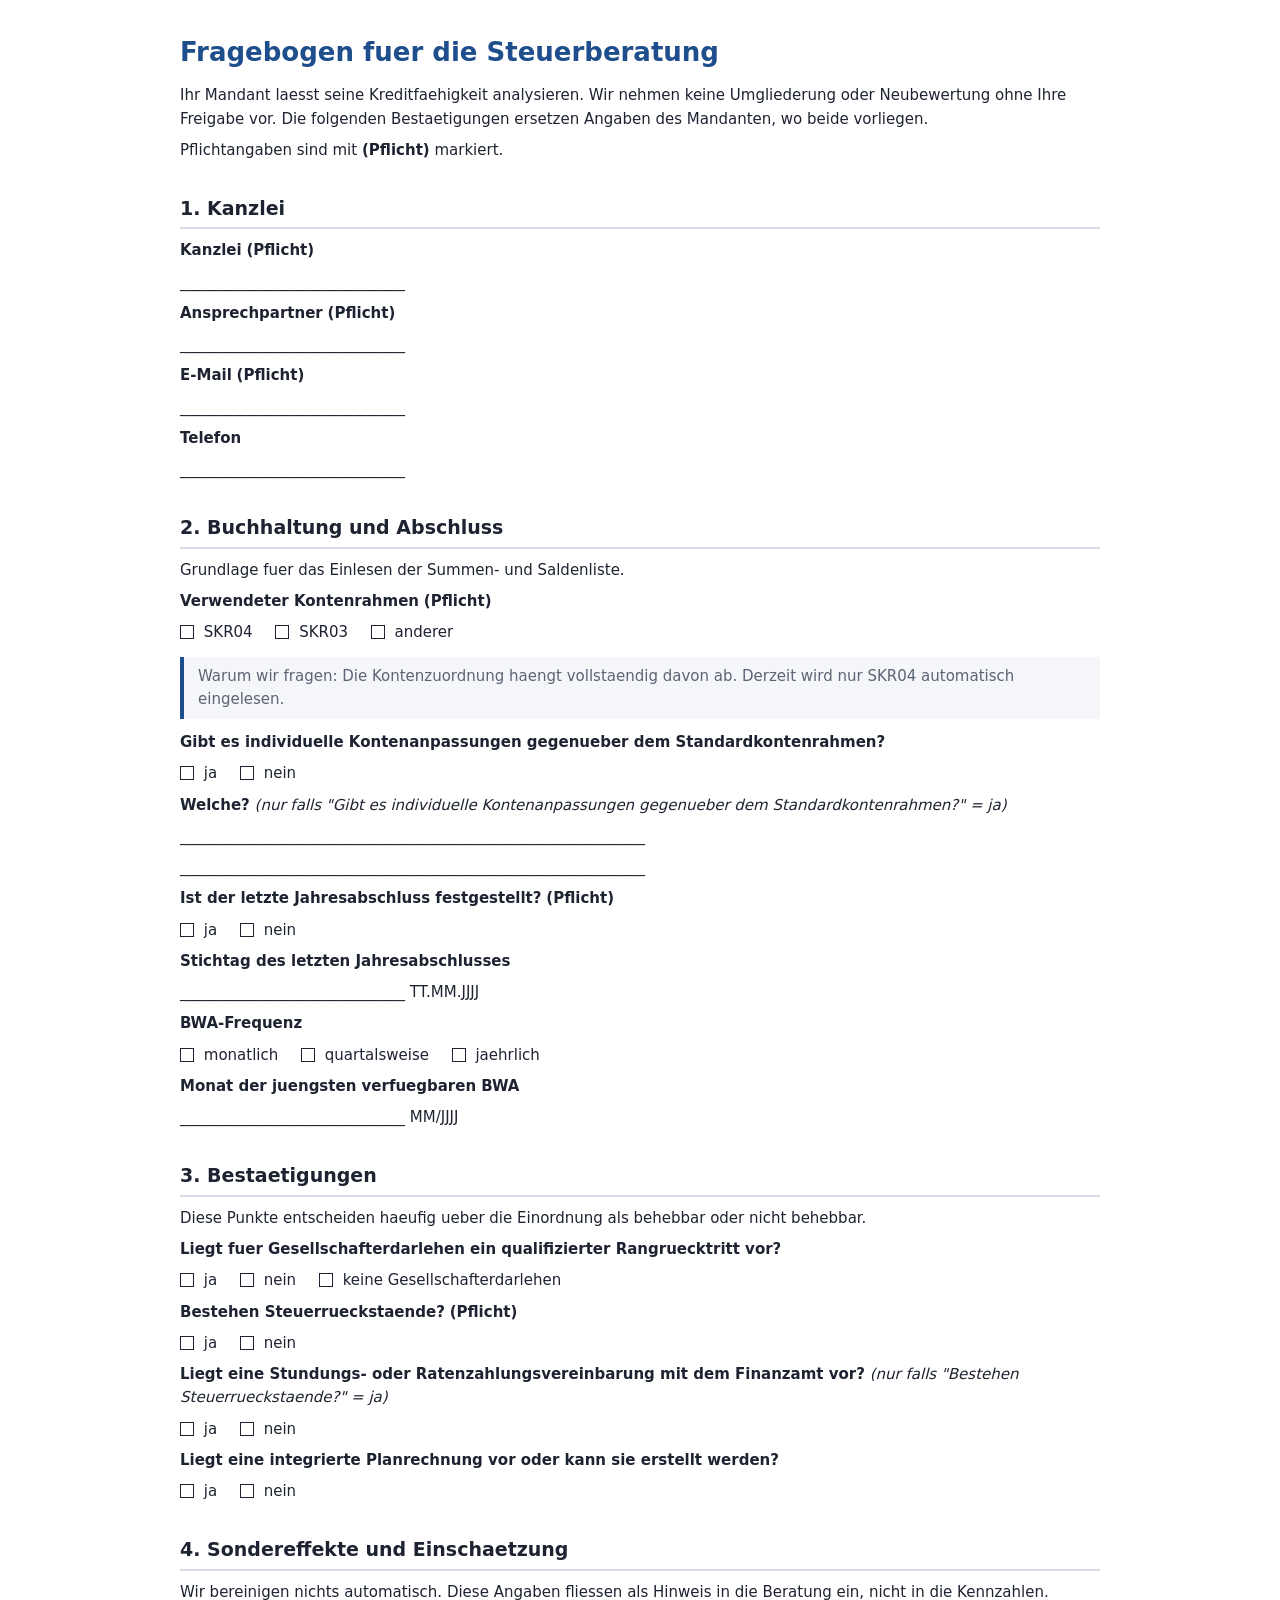
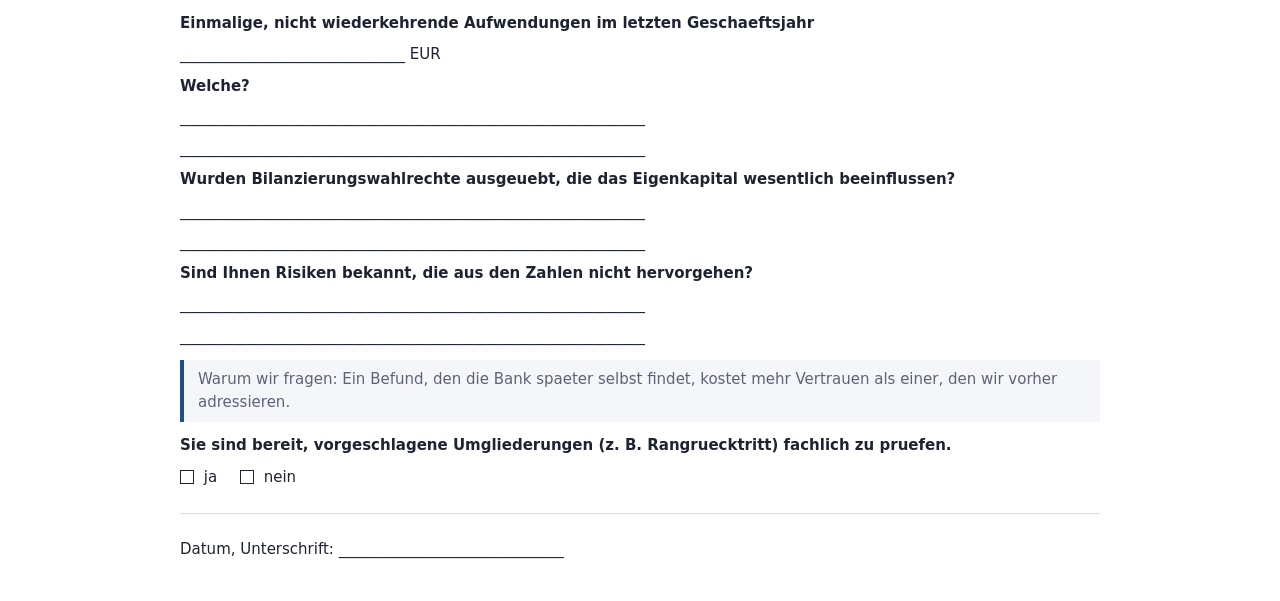
<file: docs/intake/Fragebogen_Steuerberater.html>
<!doctype html>
<html lang="de"><head><meta charset="utf-8"><meta name="viewport" content="width=device-width, initial-scale=1"><title>Fragebogen fuer die Steuerberatung</title><style>
:root { --ink:#1d2330; --muted:#5b6475; --line:#d9dde5; --accent:#1f4e8c; --warn:#8a1c1c;
        --bg:#ffffff; --soft:#f4f6f9; }
* { box-sizing: border-box; }
body { font: 15px/1.55 "Segoe UI", system-ui, -apple-system, Arial, sans-serif;
       color: var(--ink); background: var(--bg); margin: 0; padding: 32px 16px; }
main { max-width: 920px; margin: 0 auto; }
h1 { font-size: 26px; margin: 0 0 12px; color: var(--accent); }
h2 { font-size: 19px; margin: 32px 0 10px; padding-bottom: 4px;
     border-bottom: 2px solid var(--line); }
h3 { font-size: 16px; margin: 22px 0 6px; }
p { margin: 8px 0; }
.table-wrap { overflow-x: auto; margin: 10px 0 14px; }
table { border-collapse: collapse; width: 100%; font-size: 14px; }
th, td { border: 1px solid var(--line); padding: 6px 8px; text-align: left;
         vertical-align: top; }
th { background: var(--soft); }
blockquote { margin: 12px 0; padding: 8px 14px; border-left: 4px solid var(--accent);
             background: var(--soft); color: var(--muted); }
code { background: var(--soft); padding: 1px 4px; border-radius: 3px; }
pre { background: var(--soft); padding: 10px; overflow-x: auto; }
hr { border: 0; border-top: 1px solid var(--line); margin: 24px 0; }
.box { display:inline-block; width:14px; height:14px; border:1.5px solid var(--ink);
       vertical-align:-2px; margin: 0 5px 0 18px; }
p > .box:first-child { margin-left: 0; }
@media print {
  body { padding: 0; font-size: 12px; }
  h2 { page-break-after: avoid; }
  table, blockquote { page-break-inside: avoid; }
}
</style></head><body><main>
<h1>Fragebogen fuer die Steuerberatung</h1>
<p>Ihr Mandant laesst seine Kreditfaehigkeit analysieren. Wir nehmen keine Umgliederung oder Neubewertung ohne Ihre Freigabe vor. Die folgenden Bestaetigungen ersetzen Angaben des Mandanten, wo beide vorliegen.</p>
<p>Pflichtangaben sind mit <strong>(Pflicht)</strong> markiert.</p>
<h2>1. Kanzlei</h2>
<p><strong>Kanzlei</strong> <strong>(Pflicht)</strong></p>
<p>______________________________</p>
<p><strong>Ansprechpartner</strong> <strong>(Pflicht)</strong></p>
<p>______________________________</p>
<p><strong>E-Mail</strong> <strong>(Pflicht)</strong></p>
<p>______________________________</p>
<p><strong>Telefon</strong></p>
<p>______________________________</p>
<h2>2. Buchhaltung und Abschluss</h2>
<p>Grundlage fuer das Einlesen der Summen- und Saldenliste.</p>
<p><strong>Verwendeter Kontenrahmen</strong> <strong>(Pflicht)</strong></p>
<p><span class="box"></span> SKR04   <span class="box"></span> SKR03   <span class="box"></span> anderer</p>
<blockquote>Warum wir fragen: Die Kontenzuordnung haengt vollstaendig davon ab. Derzeit wird nur SKR04 automatisch eingelesen.</blockquote>
<p><strong>Gibt es individuelle Kontenanpassungen gegenueber dem Standardkontenrahmen?</strong></p>
<p><span class="box"></span> ja   <span class="box"></span> nein</p>
<p><strong>Welche?</strong> <em>(nur falls "Gibt es individuelle Kontenanpassungen gegenueber dem Standardkontenrahmen?" = ja)</em></p>
<p>______________________________________________________________</p>
<p>______________________________________________________________</p>
<p><strong>Ist der letzte Jahresabschluss festgestellt?</strong> <strong>(Pflicht)</strong></p>
<p><span class="box"></span> ja   <span class="box"></span> nein</p>
<p><strong>Stichtag des letzten Jahresabschlusses</strong></p>
<p>______________________________ TT.MM.JJJJ</p>
<p><strong>BWA-Frequenz</strong></p>
<p><span class="box"></span> monatlich   <span class="box"></span> quartalsweise   <span class="box"></span> jaehrlich</p>
<p><strong>Monat der juengsten verfuegbaren BWA</strong></p>
<p>______________________________ MM/JJJJ</p>
<h2>3. Bestaetigungen</h2>
<p>Diese Punkte entscheiden haeufig ueber die Einordnung als behebbar oder nicht behebbar.</p>
<p><strong>Liegt fuer Gesellschafterdarlehen ein qualifizierter Rangruecktritt vor?</strong></p>
<p><span class="box"></span> ja   <span class="box"></span> nein   <span class="box"></span> keine Gesellschafterdarlehen</p>
<p><strong>Bestehen Steuerrueckstaende?</strong> <strong>(Pflicht)</strong></p>
<p><span class="box"></span> ja   <span class="box"></span> nein</p>
<p><strong>Liegt eine Stundungs- oder Ratenzahlungsvereinbarung mit dem Finanzamt vor?</strong> <em>(nur falls "Bestehen Steuerrueckstaende?" = ja)</em></p>
<p><span class="box"></span> ja   <span class="box"></span> nein</p>
<p><strong>Liegt eine integrierte Planrechnung vor oder kann sie erstellt werden?</strong></p>
<p><span class="box"></span> ja   <span class="box"></span> nein</p>
<h2>4. Sondereffekte und Einschaetzung</h2>
<p>Wir bereinigen nichts automatisch. Diese Angaben fliessen als Hinweis in die Beratung ein, nicht in die Kennzahlen.</p>
<p><strong>Einmalige, nicht wiederkehrende Aufwendungen im letzten Geschaeftsjahr</strong></p>
<p>______________________________ EUR</p>
<p><strong>Welche?</strong></p>
<p>______________________________________________________________</p>
<p>______________________________________________________________</p>
<p><strong>Wurden Bilanzierungswahlrechte ausgeuebt, die das Eigenkapital wesentlich beeinflussen?</strong></p>
<p>______________________________________________________________</p>
<p>______________________________________________________________</p>
<p><strong>Sind Ihnen Risiken bekannt, die aus den Zahlen nicht hervorgehen?</strong></p>
<p>______________________________________________________________</p>
<p>______________________________________________________________</p>
<blockquote>Warum wir fragen: Ein Befund, den die Bank spaeter selbst findet, kostet mehr Vertrauen als einer, den wir vorher adressieren.</blockquote>
<p><strong>Sie sind bereit, vorgeschlagene Umgliederungen (z. B. Rangruecktritt) fachlich zu pruefen.</strong></p>
<p><span class="box"></span> ja   <span class="box"></span> nein</p>
<hr>
<p>Datum, Unterschrift: ______________________________</p>
</main></body></html>
</file>
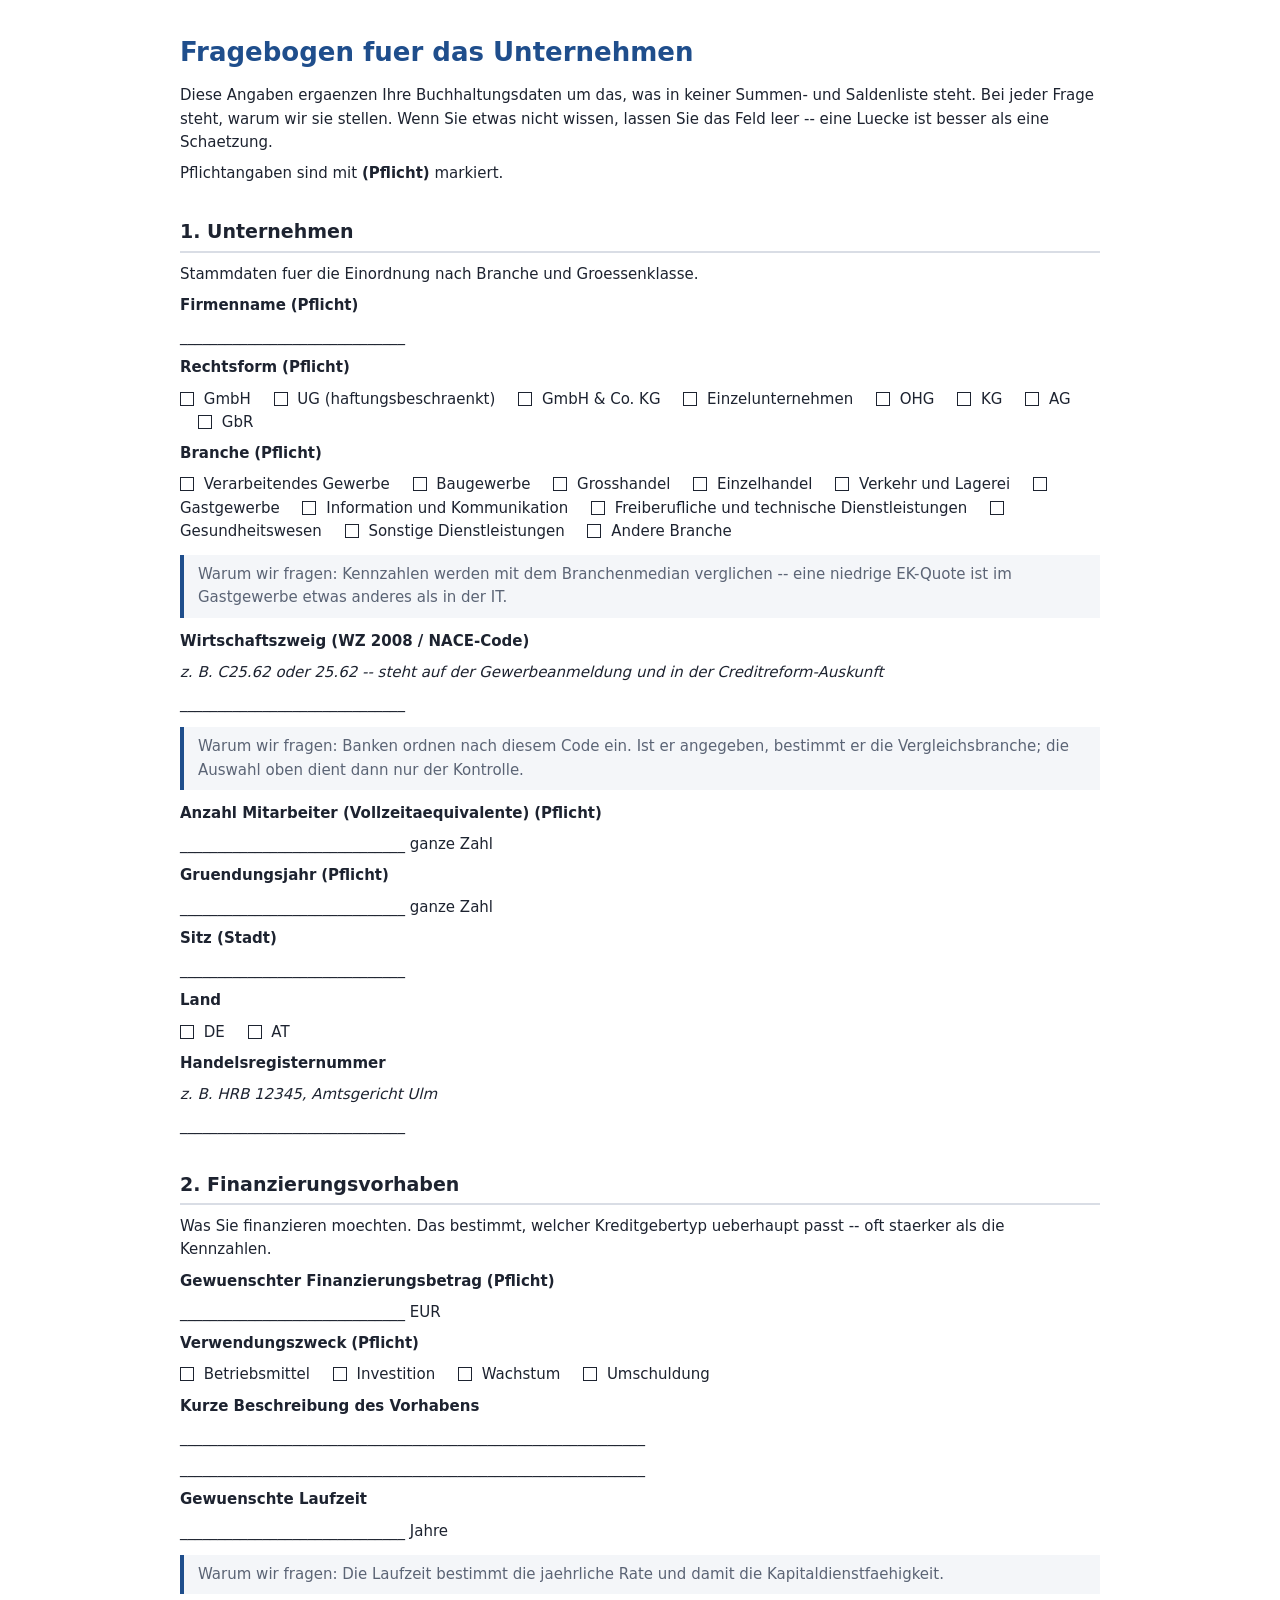
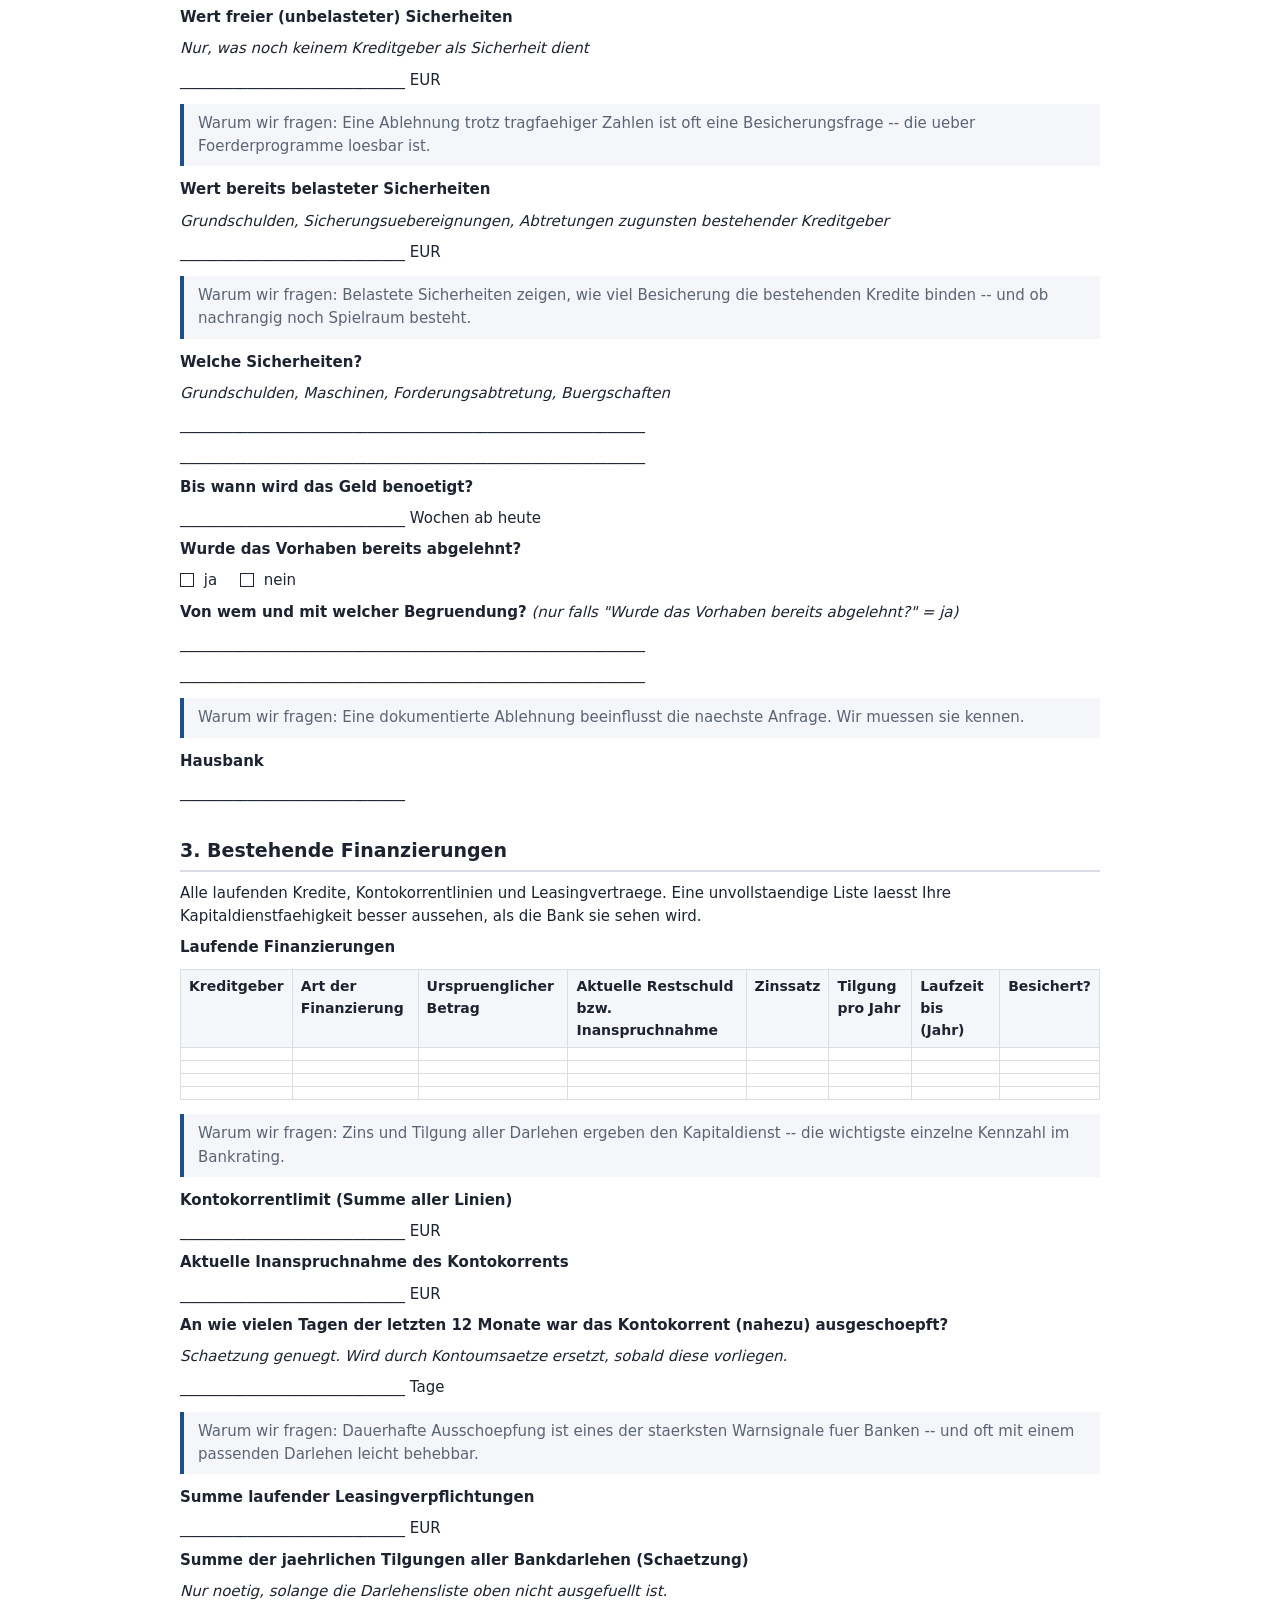
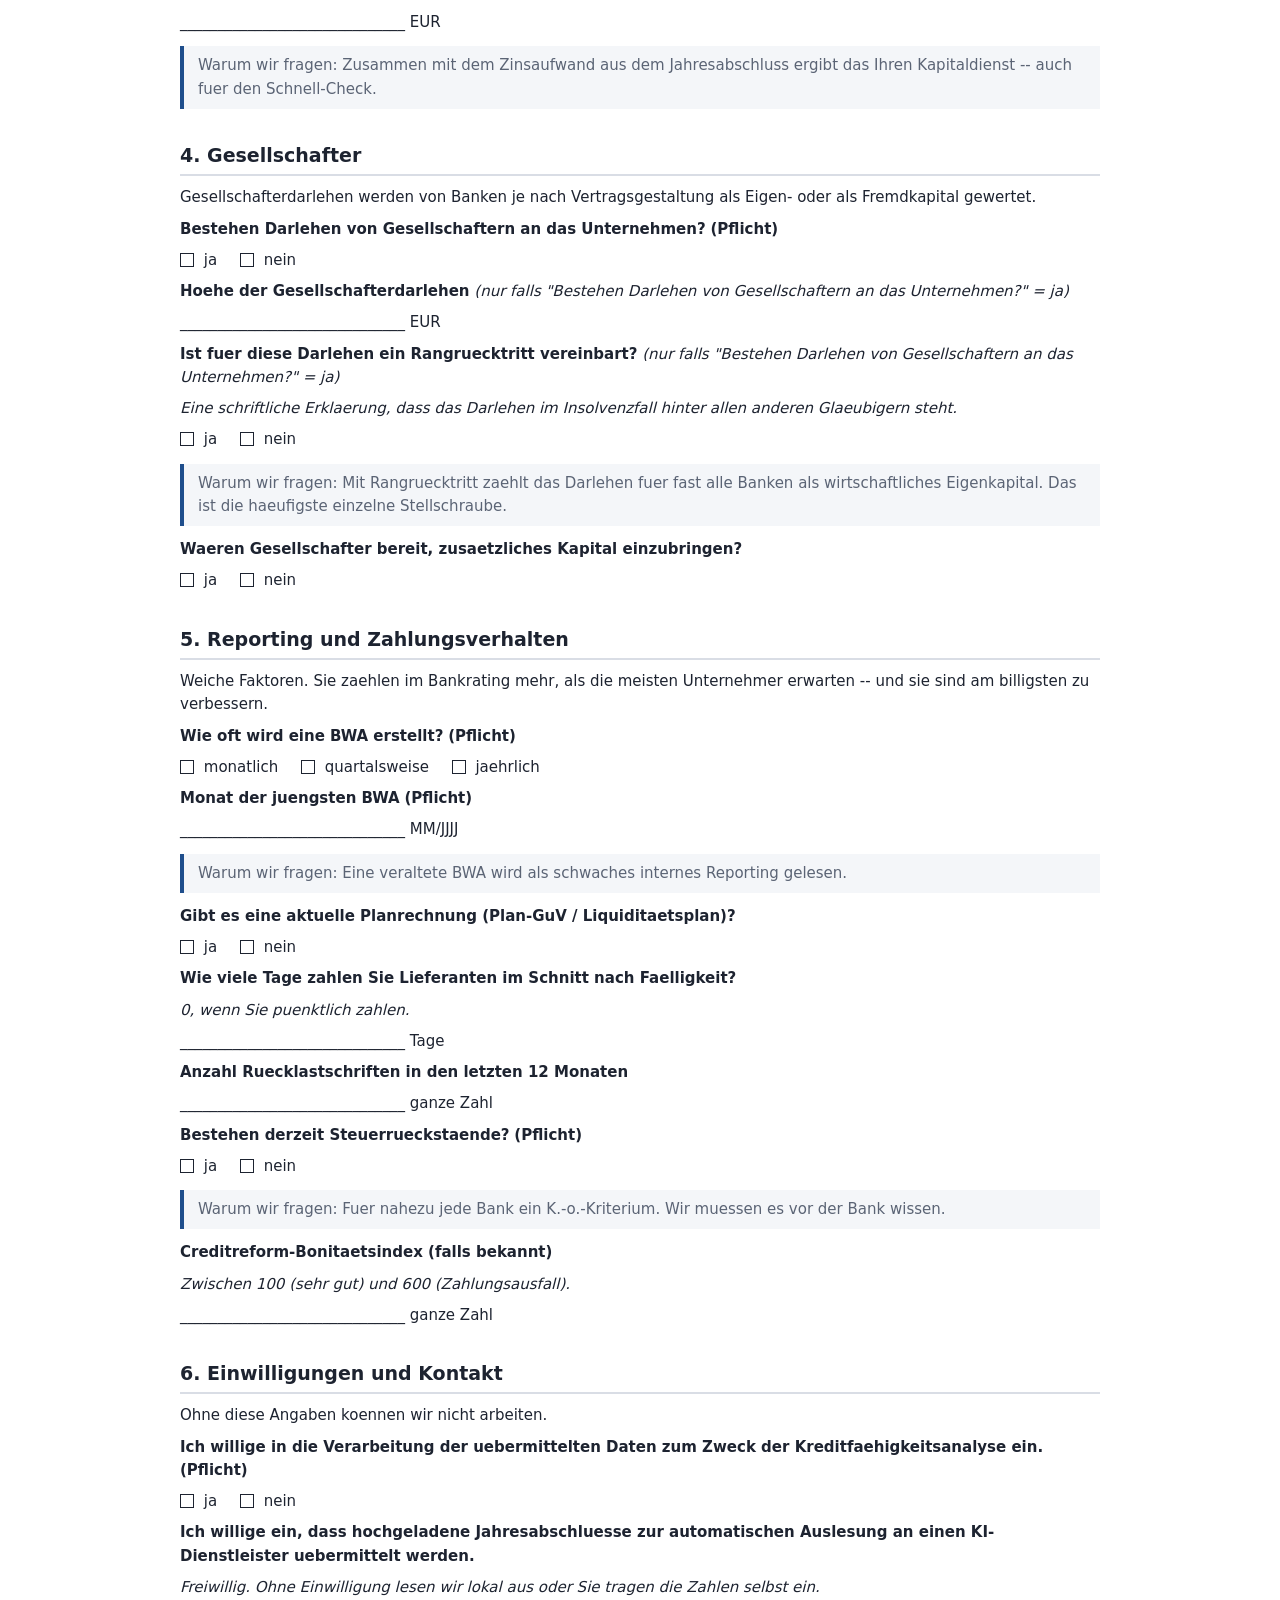
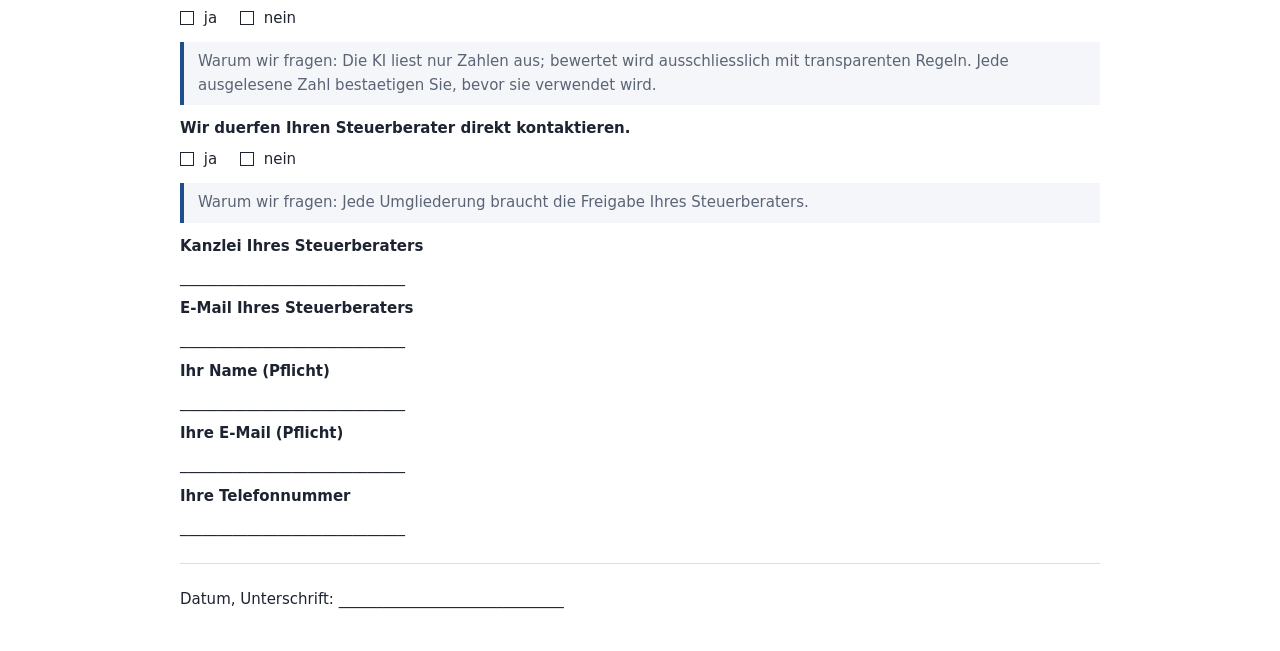
<file: docs/intake/Fragebogen_Unternehmen.html>
<!doctype html>
<html lang="de"><head><meta charset="utf-8"><meta name="viewport" content="width=device-width, initial-scale=1"><title>Fragebogen fuer das Unternehmen</title><style>
:root { --ink:#1d2330; --muted:#5b6475; --line:#d9dde5; --accent:#1f4e8c; --warn:#8a1c1c;
        --bg:#ffffff; --soft:#f4f6f9; }
* { box-sizing: border-box; }
body { font: 15px/1.55 "Segoe UI", system-ui, -apple-system, Arial, sans-serif;
       color: var(--ink); background: var(--bg); margin: 0; padding: 32px 16px; }
main { max-width: 920px; margin: 0 auto; }
h1 { font-size: 26px; margin: 0 0 12px; color: var(--accent); }
h2 { font-size: 19px; margin: 32px 0 10px; padding-bottom: 4px;
     border-bottom: 2px solid var(--line); }
h3 { font-size: 16px; margin: 22px 0 6px; }
p { margin: 8px 0; }
.table-wrap { overflow-x: auto; margin: 10px 0 14px; }
table { border-collapse: collapse; width: 100%; font-size: 14px; }
th, td { border: 1px solid var(--line); padding: 6px 8px; text-align: left;
         vertical-align: top; }
th { background: var(--soft); }
blockquote { margin: 12px 0; padding: 8px 14px; border-left: 4px solid var(--accent);
             background: var(--soft); color: var(--muted); }
code { background: var(--soft); padding: 1px 4px; border-radius: 3px; }
pre { background: var(--soft); padding: 10px; overflow-x: auto; }
hr { border: 0; border-top: 1px solid var(--line); margin: 24px 0; }
.box { display:inline-block; width:14px; height:14px; border:1.5px solid var(--ink);
       vertical-align:-2px; margin: 0 5px 0 18px; }
p > .box:first-child { margin-left: 0; }
@media print {
  body { padding: 0; font-size: 12px; }
  h2 { page-break-after: avoid; }
  table, blockquote { page-break-inside: avoid; }
}
</style></head><body><main>
<h1>Fragebogen fuer das Unternehmen</h1>
<p>Diese Angaben ergaenzen Ihre Buchhaltungsdaten um das, was in keiner Summen- und Saldenliste steht. Bei jeder Frage steht, warum wir sie stellen. Wenn Sie etwas nicht wissen, lassen Sie das Feld leer -- eine Luecke ist besser als eine Schaetzung.</p>
<p>Pflichtangaben sind mit <strong>(Pflicht)</strong> markiert.</p>
<h2>1. Unternehmen</h2>
<p>Stammdaten fuer die Einordnung nach Branche und Groessenklasse.</p>
<p><strong>Firmenname</strong> <strong>(Pflicht)</strong></p>
<p>______________________________</p>
<p><strong>Rechtsform</strong> <strong>(Pflicht)</strong></p>
<p><span class="box"></span> GmbH   <span class="box"></span> UG (haftungsbeschraenkt)   <span class="box"></span> GmbH &amp; Co. KG   <span class="box"></span> Einzelunternehmen   <span class="box"></span> OHG   <span class="box"></span> KG   <span class="box"></span> AG   <span class="box"></span> GbR</p>
<p><strong>Branche</strong> <strong>(Pflicht)</strong></p>
<p><span class="box"></span> Verarbeitendes Gewerbe   <span class="box"></span> Baugewerbe   <span class="box"></span> Grosshandel   <span class="box"></span> Einzelhandel   <span class="box"></span> Verkehr und Lagerei   <span class="box"></span> Gastgewerbe   <span class="box"></span> Information und Kommunikation   <span class="box"></span> Freiberufliche und technische Dienstleistungen   <span class="box"></span> Gesundheitswesen   <span class="box"></span> Sonstige Dienstleistungen   <span class="box"></span> Andere Branche</p>
<blockquote>Warum wir fragen: Kennzahlen werden mit dem Branchenmedian verglichen -- eine niedrige EK-Quote ist im Gastgewerbe etwas anderes als in der IT.</blockquote>
<p><strong>Wirtschaftszweig (WZ 2008 / NACE-Code)</strong></p>
<p><em>z. B. C25.62 oder 25.62 -- steht auf der Gewerbeanmeldung und in der Creditreform-Auskunft</em></p>
<p>______________________________</p>
<blockquote>Warum wir fragen: Banken ordnen nach diesem Code ein. Ist er angegeben, bestimmt er die Vergleichsbranche; die Auswahl oben dient dann nur der Kontrolle.</blockquote>
<p><strong>Anzahl Mitarbeiter (Vollzeitaequivalente)</strong> <strong>(Pflicht)</strong></p>
<p>______________________________ ganze Zahl</p>
<p><strong>Gruendungsjahr</strong> <strong>(Pflicht)</strong></p>
<p>______________________________ ganze Zahl</p>
<p><strong>Sitz (Stadt)</strong></p>
<p>______________________________</p>
<p><strong>Land</strong></p>
<p><span class="box"></span> DE   <span class="box"></span> AT</p>
<p><strong>Handelsregisternummer</strong></p>
<p><em>z. B. HRB 12345, Amtsgericht Ulm</em></p>
<p>______________________________</p>
<h2>2. Finanzierungsvorhaben</h2>
<p>Was Sie finanzieren moechten. Das bestimmt, welcher Kreditgebertyp ueberhaupt passt -- oft staerker als die Kennzahlen.</p>
<p><strong>Gewuenschter Finanzierungsbetrag</strong> <strong>(Pflicht)</strong></p>
<p>______________________________ EUR</p>
<p><strong>Verwendungszweck</strong> <strong>(Pflicht)</strong></p>
<p><span class="box"></span> Betriebsmittel   <span class="box"></span> Investition   <span class="box"></span> Wachstum   <span class="box"></span> Umschuldung</p>
<p><strong>Kurze Beschreibung des Vorhabens</strong></p>
<p>______________________________________________________________</p>
<p>______________________________________________________________</p>
<p><strong>Gewuenschte Laufzeit</strong></p>
<p>______________________________ Jahre</p>
<blockquote>Warum wir fragen: Die Laufzeit bestimmt die jaehrliche Rate und damit die Kapitaldienstfaehigkeit.</blockquote>
<p><strong>Wert freier (unbelasteter) Sicherheiten</strong></p>
<p><em>Nur, was noch keinem Kreditgeber als Sicherheit dient</em></p>
<p>______________________________ EUR</p>
<blockquote>Warum wir fragen: Eine Ablehnung trotz tragfaehiger Zahlen ist oft eine Besicherungsfrage -- die ueber Foerderprogramme loesbar ist.</blockquote>
<p><strong>Wert bereits belasteter Sicherheiten</strong></p>
<p><em>Grundschulden, Sicherungsuebereignungen, Abtretungen zugunsten bestehender Kreditgeber</em></p>
<p>______________________________ EUR</p>
<blockquote>Warum wir fragen: Belastete Sicherheiten zeigen, wie viel Besicherung die bestehenden Kredite binden -- und ob nachrangig noch Spielraum besteht.</blockquote>
<p><strong>Welche Sicherheiten?</strong></p>
<p><em>Grundschulden, Maschinen, Forderungsabtretung, Buergschaften</em></p>
<p>______________________________________________________________</p>
<p>______________________________________________________________</p>
<p><strong>Bis wann wird das Geld benoetigt?</strong></p>
<p>______________________________ Wochen ab heute</p>
<p><strong>Wurde das Vorhaben bereits abgelehnt?</strong></p>
<p><span class="box"></span> ja   <span class="box"></span> nein</p>
<p><strong>Von wem und mit welcher Begruendung?</strong> <em>(nur falls "Wurde das Vorhaben bereits abgelehnt?" = ja)</em></p>
<p>______________________________________________________________</p>
<p>______________________________________________________________</p>
<blockquote>Warum wir fragen: Eine dokumentierte Ablehnung beeinflusst die naechste Anfrage. Wir muessen sie kennen.</blockquote>
<p><strong>Hausbank</strong></p>
<p>______________________________</p>
<h2>3. Bestehende Finanzierungen</h2>
<p>Alle laufenden Kredite, Kontokorrentlinien und Leasingvertraege. Eine unvollstaendige Liste laesst Ihre Kapitaldienstfaehigkeit besser aussehen, als die Bank sie sehen wird.</p>
<p><strong>Laufende Finanzierungen</strong></p>
<div class="table-wrap"><table><thead><tr><th>Kreditgeber</th><th>Art der Finanzierung</th><th>Urspruenglicher Betrag</th><th>Aktuelle Restschuld bzw. Inanspruchnahme</th><th>Zinssatz</th><th>Tilgung pro Jahr</th><th>Laufzeit bis (Jahr)</th><th>Besichert?</th></tr></thead><tbody><tr><td></td><td></td><td></td><td></td><td></td><td></td><td></td><td></td></tr><tr><td></td><td></td><td></td><td></td><td></td><td></td><td></td><td></td></tr><tr><td></td><td></td><td></td><td></td><td></td><td></td><td></td><td></td></tr><tr><td></td><td></td><td></td><td></td><td></td><td></td><td></td><td></td></tr></tbody></table></div>
<blockquote>Warum wir fragen: Zins und Tilgung aller Darlehen ergeben den Kapitaldienst -- die wichtigste einzelne Kennzahl im Bankrating.</blockquote>
<p><strong>Kontokorrentlimit (Summe aller Linien)</strong></p>
<p>______________________________ EUR</p>
<p><strong>Aktuelle Inanspruchnahme des Kontokorrents</strong></p>
<p>______________________________ EUR</p>
<p><strong>An wie vielen Tagen der letzten 12 Monate war das Kontokorrent (nahezu) ausgeschoepft?</strong></p>
<p><em>Schaetzung genuegt. Wird durch Kontoumsaetze ersetzt, sobald diese vorliegen.</em></p>
<p>______________________________ Tage</p>
<blockquote>Warum wir fragen: Dauerhafte Ausschoepfung ist eines der staerksten Warnsignale fuer Banken -- und oft mit einem passenden Darlehen leicht behebbar.</blockquote>
<p><strong>Summe laufender Leasingverpflichtungen</strong></p>
<p>______________________________ EUR</p>
<p><strong>Summe der jaehrlichen Tilgungen aller Bankdarlehen (Schaetzung)</strong></p>
<p><em>Nur noetig, solange die Darlehensliste oben nicht ausgefuellt ist.</em></p>
<p>______________________________ EUR</p>
<blockquote>Warum wir fragen: Zusammen mit dem Zinsaufwand aus dem Jahresabschluss ergibt das Ihren Kapitaldienst -- auch fuer den Schnell-Check.</blockquote>
<h2>4. Gesellschafter</h2>
<p>Gesellschafterdarlehen werden von Banken je nach Vertragsgestaltung als Eigen- oder als Fremdkapital gewertet.</p>
<p><strong>Bestehen Darlehen von Gesellschaftern an das Unternehmen?</strong> <strong>(Pflicht)</strong></p>
<p><span class="box"></span> ja   <span class="box"></span> nein</p>
<p><strong>Hoehe der Gesellschafterdarlehen</strong> <em>(nur falls "Bestehen Darlehen von Gesellschaftern an das Unternehmen?" = ja)</em></p>
<p>______________________________ EUR</p>
<p><strong>Ist fuer diese Darlehen ein Rangruecktritt vereinbart?</strong> <em>(nur falls "Bestehen Darlehen von Gesellschaftern an das Unternehmen?" = ja)</em></p>
<p><em>Eine schriftliche Erklaerung, dass das Darlehen im Insolvenzfall hinter allen anderen Glaeubigern steht.</em></p>
<p><span class="box"></span> ja   <span class="box"></span> nein</p>
<blockquote>Warum wir fragen: Mit Rangruecktritt zaehlt das Darlehen fuer fast alle Banken als wirtschaftliches Eigenkapital. Das ist die haeufigste einzelne Stellschraube.</blockquote>
<p><strong>Waeren Gesellschafter bereit, zusaetzliches Kapital einzubringen?</strong></p>
<p><span class="box"></span> ja   <span class="box"></span> nein</p>
<h2>5. Reporting und Zahlungsverhalten</h2>
<p>Weiche Faktoren. Sie zaehlen im Bankrating mehr, als die meisten Unternehmer erwarten -- und sie sind am billigsten zu verbessern.</p>
<p><strong>Wie oft wird eine BWA erstellt?</strong> <strong>(Pflicht)</strong></p>
<p><span class="box"></span> monatlich   <span class="box"></span> quartalsweise   <span class="box"></span> jaehrlich</p>
<p><strong>Monat der juengsten BWA</strong> <strong>(Pflicht)</strong></p>
<p>______________________________ MM/JJJJ</p>
<blockquote>Warum wir fragen: Eine veraltete BWA wird als schwaches internes Reporting gelesen.</blockquote>
<p><strong>Gibt es eine aktuelle Planrechnung (Plan-GuV / Liquiditaetsplan)?</strong></p>
<p><span class="box"></span> ja   <span class="box"></span> nein</p>
<p><strong>Wie viele Tage zahlen Sie Lieferanten im Schnitt nach Faelligkeit?</strong></p>
<p><em>0, wenn Sie puenktlich zahlen.</em></p>
<p>______________________________ Tage</p>
<p><strong>Anzahl Ruecklastschriften in den letzten 12 Monaten</strong></p>
<p>______________________________ ganze Zahl</p>
<p><strong>Bestehen derzeit Steuerrueckstaende?</strong> <strong>(Pflicht)</strong></p>
<p><span class="box"></span> ja   <span class="box"></span> nein</p>
<blockquote>Warum wir fragen: Fuer nahezu jede Bank ein K.-o.-Kriterium. Wir muessen es vor der Bank wissen.</blockquote>
<p><strong>Creditreform-Bonitaetsindex (falls bekannt)</strong></p>
<p><em>Zwischen 100 (sehr gut) und 600 (Zahlungsausfall).</em></p>
<p>______________________________ ganze Zahl</p>
<h2>6. Einwilligungen und Kontakt</h2>
<p>Ohne diese Angaben koennen wir nicht arbeiten.</p>
<p><strong>Ich willige in die Verarbeitung der uebermittelten Daten zum Zweck der Kreditfaehigkeitsanalyse ein.</strong> <strong>(Pflicht)</strong></p>
<p><span class="box"></span> ja   <span class="box"></span> nein</p>
<p><strong>Ich willige ein, dass hochgeladene Jahresabschluesse zur automatischen Auslesung an einen KI-Dienstleister uebermittelt werden.</strong></p>
<p><em>Freiwillig. Ohne Einwilligung lesen wir lokal aus oder Sie tragen die Zahlen selbst ein.</em></p>
<p><span class="box"></span> ja   <span class="box"></span> nein</p>
<blockquote>Warum wir fragen: Die KI liest nur Zahlen aus; bewertet wird ausschliesslich mit transparenten Regeln. Jede ausgelesene Zahl bestaetigen Sie, bevor sie verwendet wird.</blockquote>
<p><strong>Wir duerfen Ihren Steuerberater direkt kontaktieren.</strong></p>
<p><span class="box"></span> ja   <span class="box"></span> nein</p>
<blockquote>Warum wir fragen: Jede Umgliederung braucht die Freigabe Ihres Steuerberaters.</blockquote>
<p><strong>Kanzlei Ihres Steuerberaters</strong></p>
<p>______________________________</p>
<p><strong>E-Mail Ihres Steuerberaters</strong></p>
<p>______________________________</p>
<p><strong>Ihr Name</strong> <strong>(Pflicht)</strong></p>
<p>______________________________</p>
<p><strong>Ihre E-Mail</strong> <strong>(Pflicht)</strong></p>
<p>______________________________</p>
<p><strong>Ihre Telefonnummer</strong></p>
<p>______________________________</p>
<hr>
<p>Datum, Unterschrift: ______________________________</p>
</main></body></html>
</file>
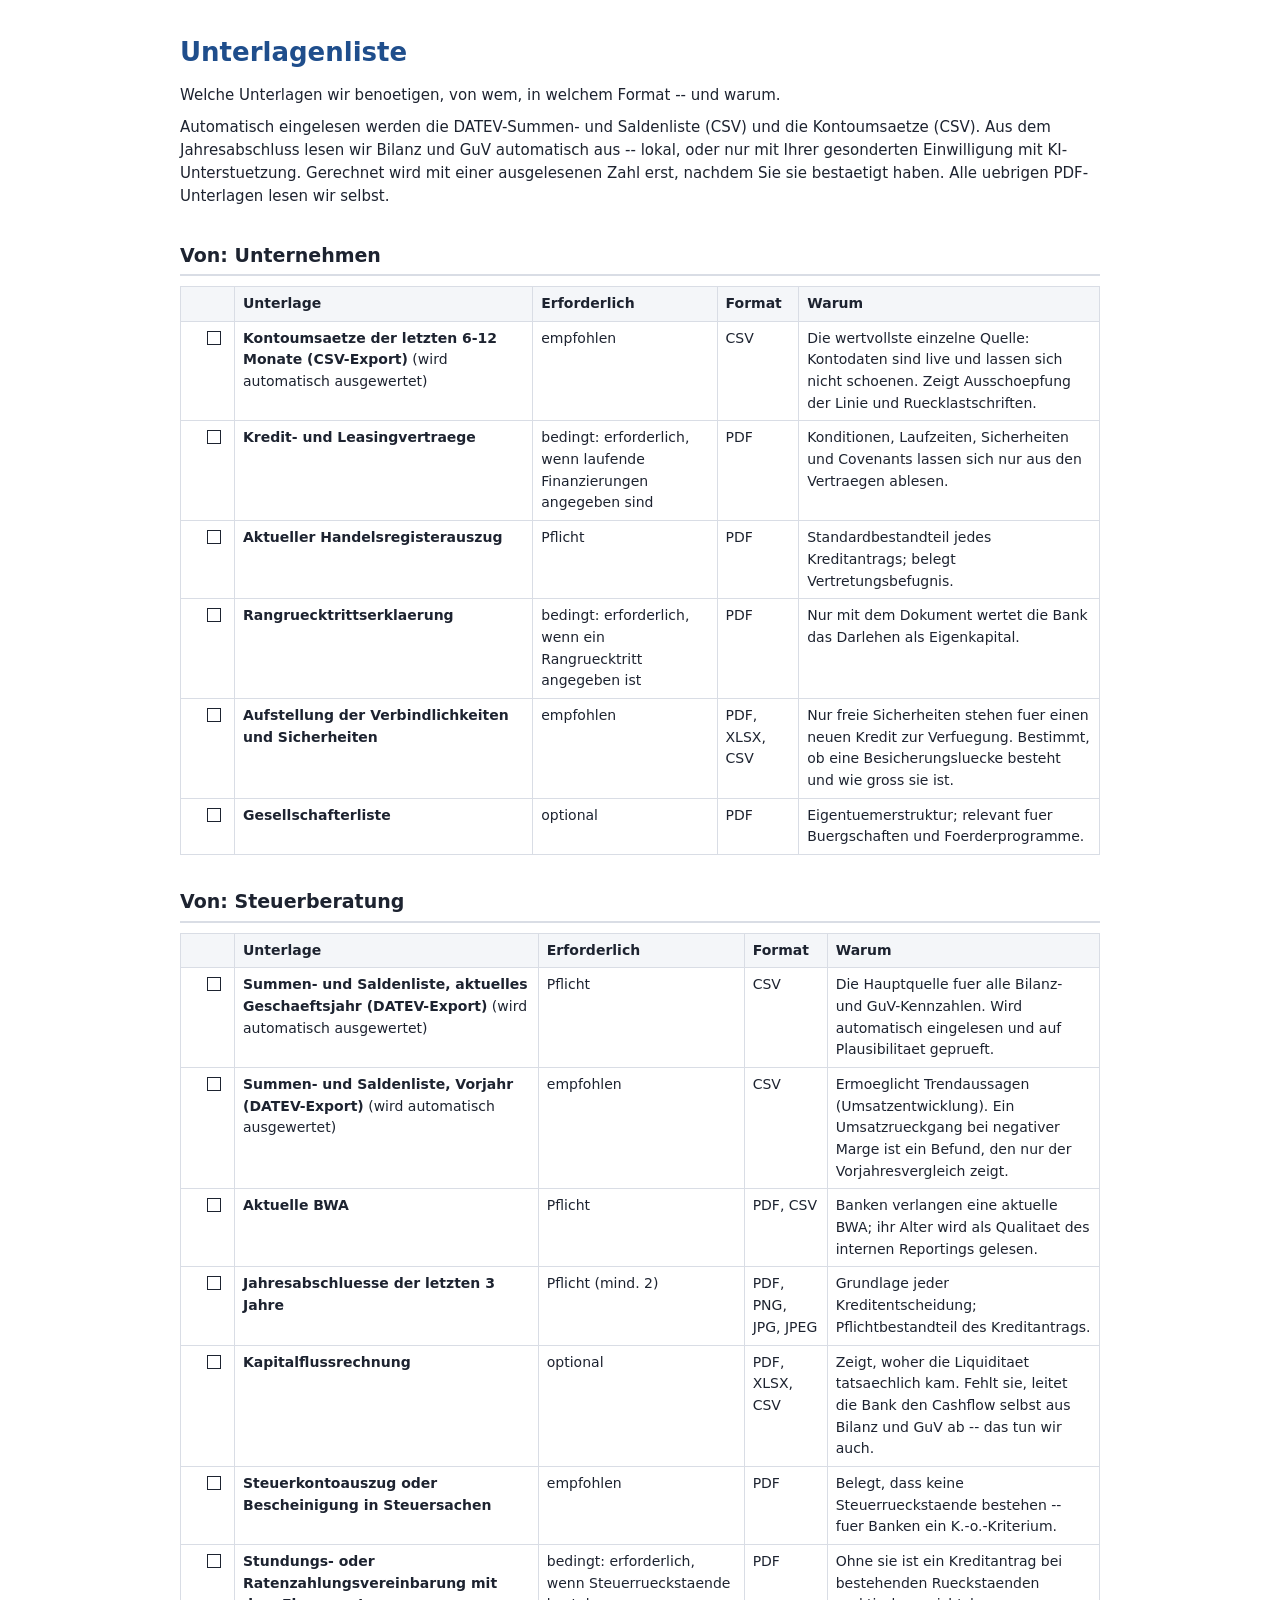
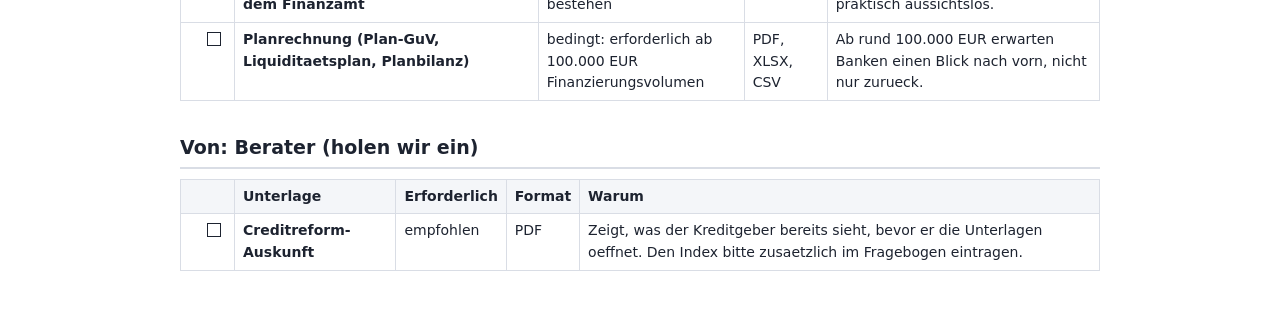
<file: docs/intake/Unterlagenliste.html>
<!doctype html>
<html lang="de"><head><meta charset="utf-8"><meta name="viewport" content="width=device-width, initial-scale=1"><title>Unterlagenliste</title><style>
:root { --ink:#1d2330; --muted:#5b6475; --line:#d9dde5; --accent:#1f4e8c; --warn:#8a1c1c;
        --bg:#ffffff; --soft:#f4f6f9; }
* { box-sizing: border-box; }
body { font: 15px/1.55 "Segoe UI", system-ui, -apple-system, Arial, sans-serif;
       color: var(--ink); background: var(--bg); margin: 0; padding: 32px 16px; }
main { max-width: 920px; margin: 0 auto; }
h1 { font-size: 26px; margin: 0 0 12px; color: var(--accent); }
h2 { font-size: 19px; margin: 32px 0 10px; padding-bottom: 4px;
     border-bottom: 2px solid var(--line); }
h3 { font-size: 16px; margin: 22px 0 6px; }
p { margin: 8px 0; }
.table-wrap { overflow-x: auto; margin: 10px 0 14px; }
table { border-collapse: collapse; width: 100%; font-size: 14px; }
th, td { border: 1px solid var(--line); padding: 6px 8px; text-align: left;
         vertical-align: top; }
th { background: var(--soft); }
blockquote { margin: 12px 0; padding: 8px 14px; border-left: 4px solid var(--accent);
             background: var(--soft); color: var(--muted); }
code { background: var(--soft); padding: 1px 4px; border-radius: 3px; }
pre { background: var(--soft); padding: 10px; overflow-x: auto; }
hr { border: 0; border-top: 1px solid var(--line); margin: 24px 0; }
.box { display:inline-block; width:14px; height:14px; border:1.5px solid var(--ink);
       vertical-align:-2px; margin: 0 5px 0 18px; }
p > .box:first-child { margin-left: 0; }
@media print {
  body { padding: 0; font-size: 12px; }
  h2 { page-break-after: avoid; }
  table, blockquote { page-break-inside: avoid; }
}
</style></head><body><main>
<h1>Unterlagenliste</h1>
<p>Welche Unterlagen wir benoetigen, von wem, in welchem Format -- und warum.</p>
<p>Automatisch eingelesen werden die DATEV-Summen- und Saldenliste (CSV) und die Kontoumsaetze (CSV). Aus dem Jahresabschluss lesen wir Bilanz und GuV automatisch aus -- lokal, oder nur mit Ihrer gesonderten Einwilligung mit KI-Unterstuetzung. Gerechnet wird mit einer ausgelesenen Zahl erst, nachdem Sie sie bestaetigt haben. Alle uebrigen PDF-Unterlagen lesen wir selbst.</p>
<h2>Von: Unternehmen</h2>
<div class="table-wrap"><table><thead><tr><th></th><th>Unterlage</th><th>Erforderlich</th><th>Format</th><th>Warum</th></tr></thead><tbody><tr><td><span class="box"></span></td><td><strong>Kontoumsaetze der letzten 6-12 Monate (CSV-Export)</strong> (wird automatisch ausgewertet)</td><td>empfohlen</td><td>CSV</td><td>Die wertvollste einzelne Quelle: Kontodaten sind live und lassen sich nicht schoenen. Zeigt Ausschoepfung der Linie und Ruecklastschriften.</td></tr><tr><td><span class="box"></span></td><td><strong>Kredit- und Leasingvertraege</strong></td><td>bedingt: erforderlich, wenn laufende Finanzierungen angegeben sind</td><td>PDF</td><td>Konditionen, Laufzeiten, Sicherheiten und Covenants lassen sich nur aus den Vertraegen ablesen.</td></tr><tr><td><span class="box"></span></td><td><strong>Aktueller Handelsregisterauszug</strong></td><td>Pflicht</td><td>PDF</td><td>Standardbestandteil jedes Kreditantrags; belegt Vertretungsbefugnis.</td></tr><tr><td><span class="box"></span></td><td><strong>Rangruecktrittserklaerung</strong></td><td>bedingt: erforderlich, wenn ein Rangruecktritt angegeben ist</td><td>PDF</td><td>Nur mit dem Dokument wertet die Bank das Darlehen als Eigenkapital.</td></tr><tr><td><span class="box"></span></td><td><strong>Aufstellung der Verbindlichkeiten und Sicherheiten</strong></td><td>empfohlen</td><td>PDF, XLSX, CSV</td><td>Nur freie Sicherheiten stehen fuer einen neuen Kredit zur Verfuegung. Bestimmt, ob eine Besicherungsluecke besteht und wie gross sie ist.</td></tr><tr><td><span class="box"></span></td><td><strong>Gesellschafterliste</strong></td><td>optional</td><td>PDF</td><td>Eigentuemerstruktur; relevant fuer Buergschaften und Foerderprogramme.</td></tr></tbody></table></div>
<h2>Von: Steuerberatung</h2>
<div class="table-wrap"><table><thead><tr><th></th><th>Unterlage</th><th>Erforderlich</th><th>Format</th><th>Warum</th></tr></thead><tbody><tr><td><span class="box"></span></td><td><strong>Summen- und Saldenliste, aktuelles Geschaeftsjahr (DATEV-Export)</strong> (wird automatisch ausgewertet)</td><td>Pflicht</td><td>CSV</td><td>Die Hauptquelle fuer alle Bilanz- und GuV-Kennzahlen. Wird automatisch eingelesen und auf Plausibilitaet geprueft.</td></tr><tr><td><span class="box"></span></td><td><strong>Summen- und Saldenliste, Vorjahr (DATEV-Export)</strong> (wird automatisch ausgewertet)</td><td>empfohlen</td><td>CSV</td><td>Ermoeglicht Trendaussagen (Umsatzentwicklung). Ein Umsatzrueckgang bei negativer Marge ist ein Befund, den nur der Vorjahresvergleich zeigt.</td></tr><tr><td><span class="box"></span></td><td><strong>Aktuelle BWA</strong></td><td>Pflicht</td><td>PDF, CSV</td><td>Banken verlangen eine aktuelle BWA; ihr Alter wird als Qualitaet des internen Reportings gelesen.</td></tr><tr><td><span class="box"></span></td><td><strong>Jahresabschluesse der letzten 3 Jahre</strong></td><td>Pflicht (mind. 2)</td><td>PDF, PNG, JPG, JPEG</td><td>Grundlage jeder Kreditentscheidung; Pflichtbestandteil des Kreditantrags.</td></tr><tr><td><span class="box"></span></td><td><strong>Kapitalflussrechnung</strong></td><td>optional</td><td>PDF, XLSX, CSV</td><td>Zeigt, woher die Liquiditaet tatsaechlich kam. Fehlt sie, leitet die Bank den Cashflow selbst aus Bilanz und GuV ab -- das tun wir auch.</td></tr><tr><td><span class="box"></span></td><td><strong>Steuerkontoauszug oder Bescheinigung in Steuersachen</strong></td><td>empfohlen</td><td>PDF</td><td>Belegt, dass keine Steuerrueckstaende bestehen -- fuer Banken ein K.-o.-Kriterium.</td></tr><tr><td><span class="box"></span></td><td><strong>Stundungs- oder Ratenzahlungsvereinbarung mit dem Finanzamt</strong></td><td>bedingt: erforderlich, wenn Steuerrueckstaende bestehen</td><td>PDF</td><td>Ohne sie ist ein Kreditantrag bei bestehenden Rueckstaenden praktisch aussichtslos.</td></tr><tr><td><span class="box"></span></td><td><strong>Planrechnung (Plan-GuV, Liquiditaetsplan, Planbilanz)</strong></td><td>bedingt: erforderlich ab 100.000 EUR Finanzierungsvolumen</td><td>PDF, XLSX, CSV</td><td>Ab rund 100.000 EUR erwarten Banken einen Blick nach vorn, nicht nur zurueck.</td></tr></tbody></table></div>
<h2>Von: Berater (holen wir ein)</h2>
<div class="table-wrap"><table><thead><tr><th></th><th>Unterlage</th><th>Erforderlich</th><th>Format</th><th>Warum</th></tr></thead><tbody><tr><td><span class="box"></span></td><td><strong>Creditreform-Auskunft</strong></td><td>empfohlen</td><td>PDF</td><td>Zeigt, was der Kreditgeber bereits sieht, bevor er die Unterlagen oeffnet. Den Index bitte zusaetzlich im Fragebogen eintragen.</td></tr></tbody></table></div>
</main></body></html>
</file>
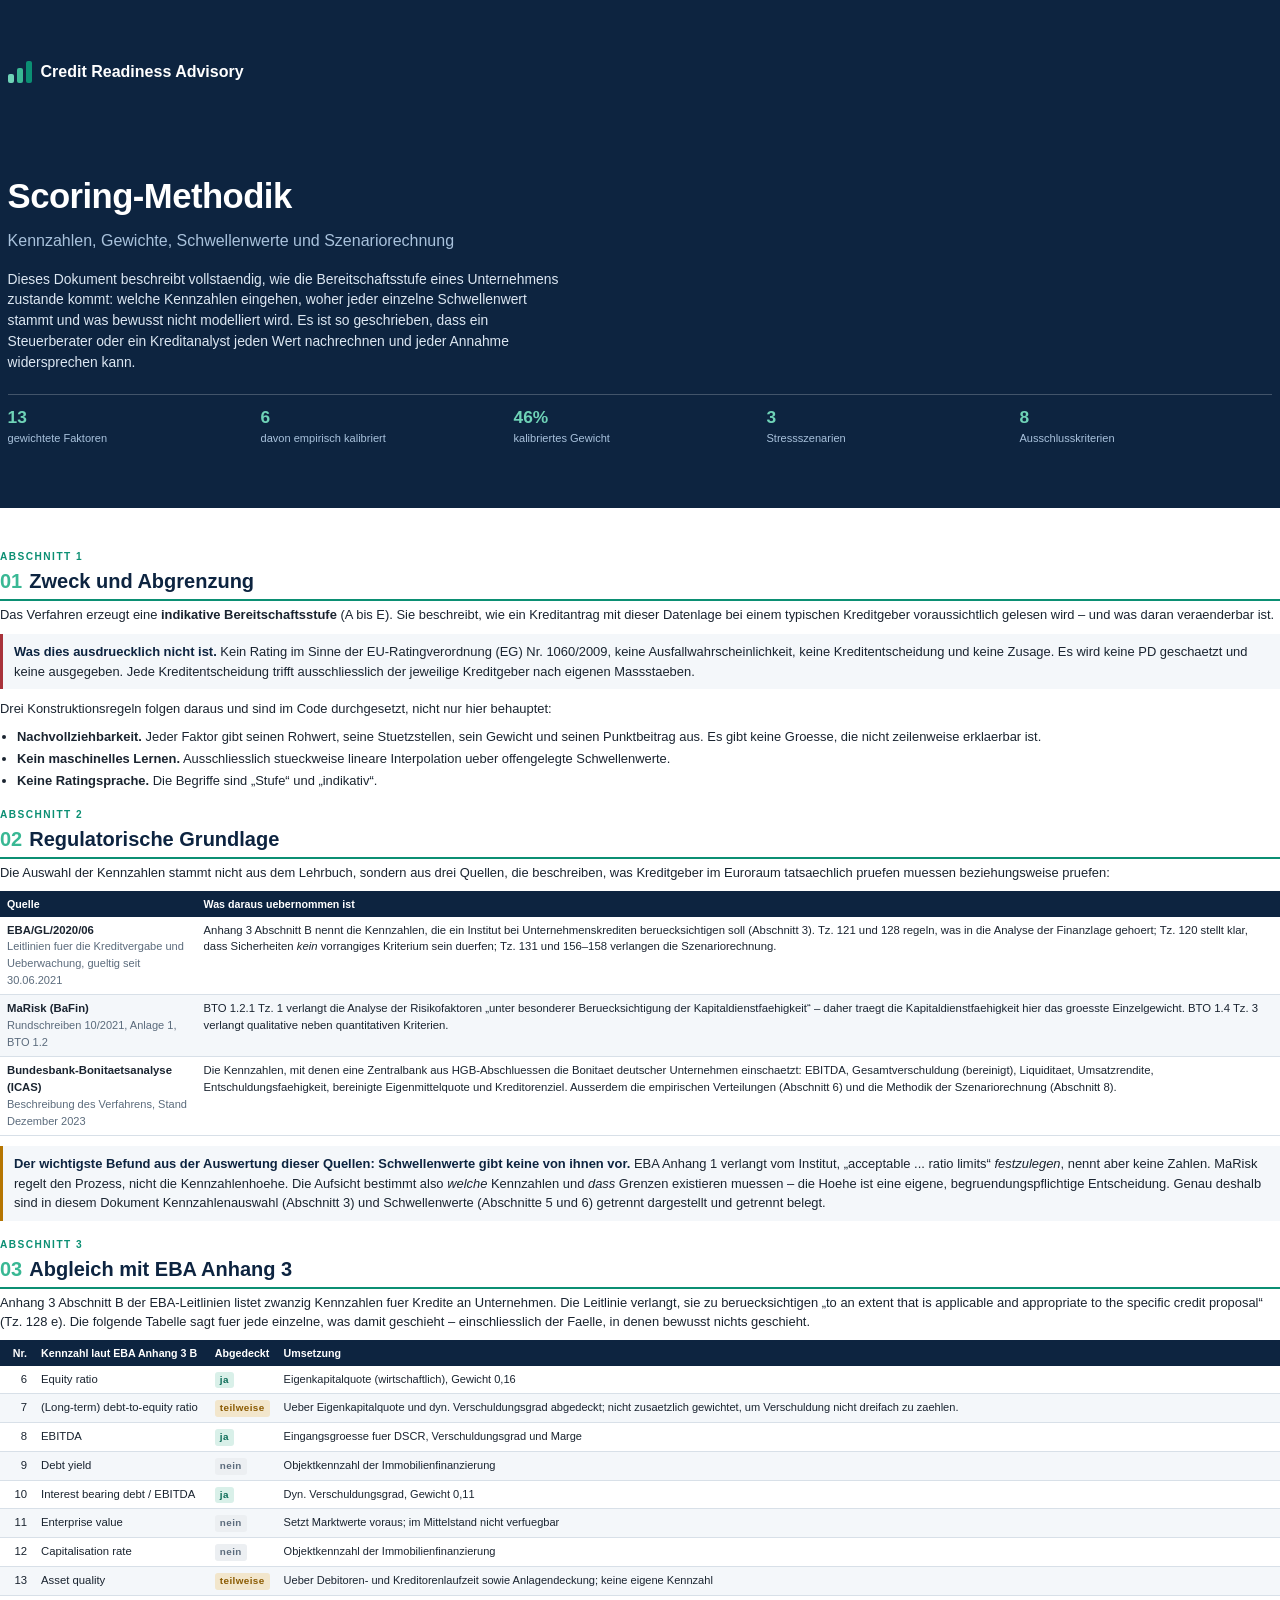
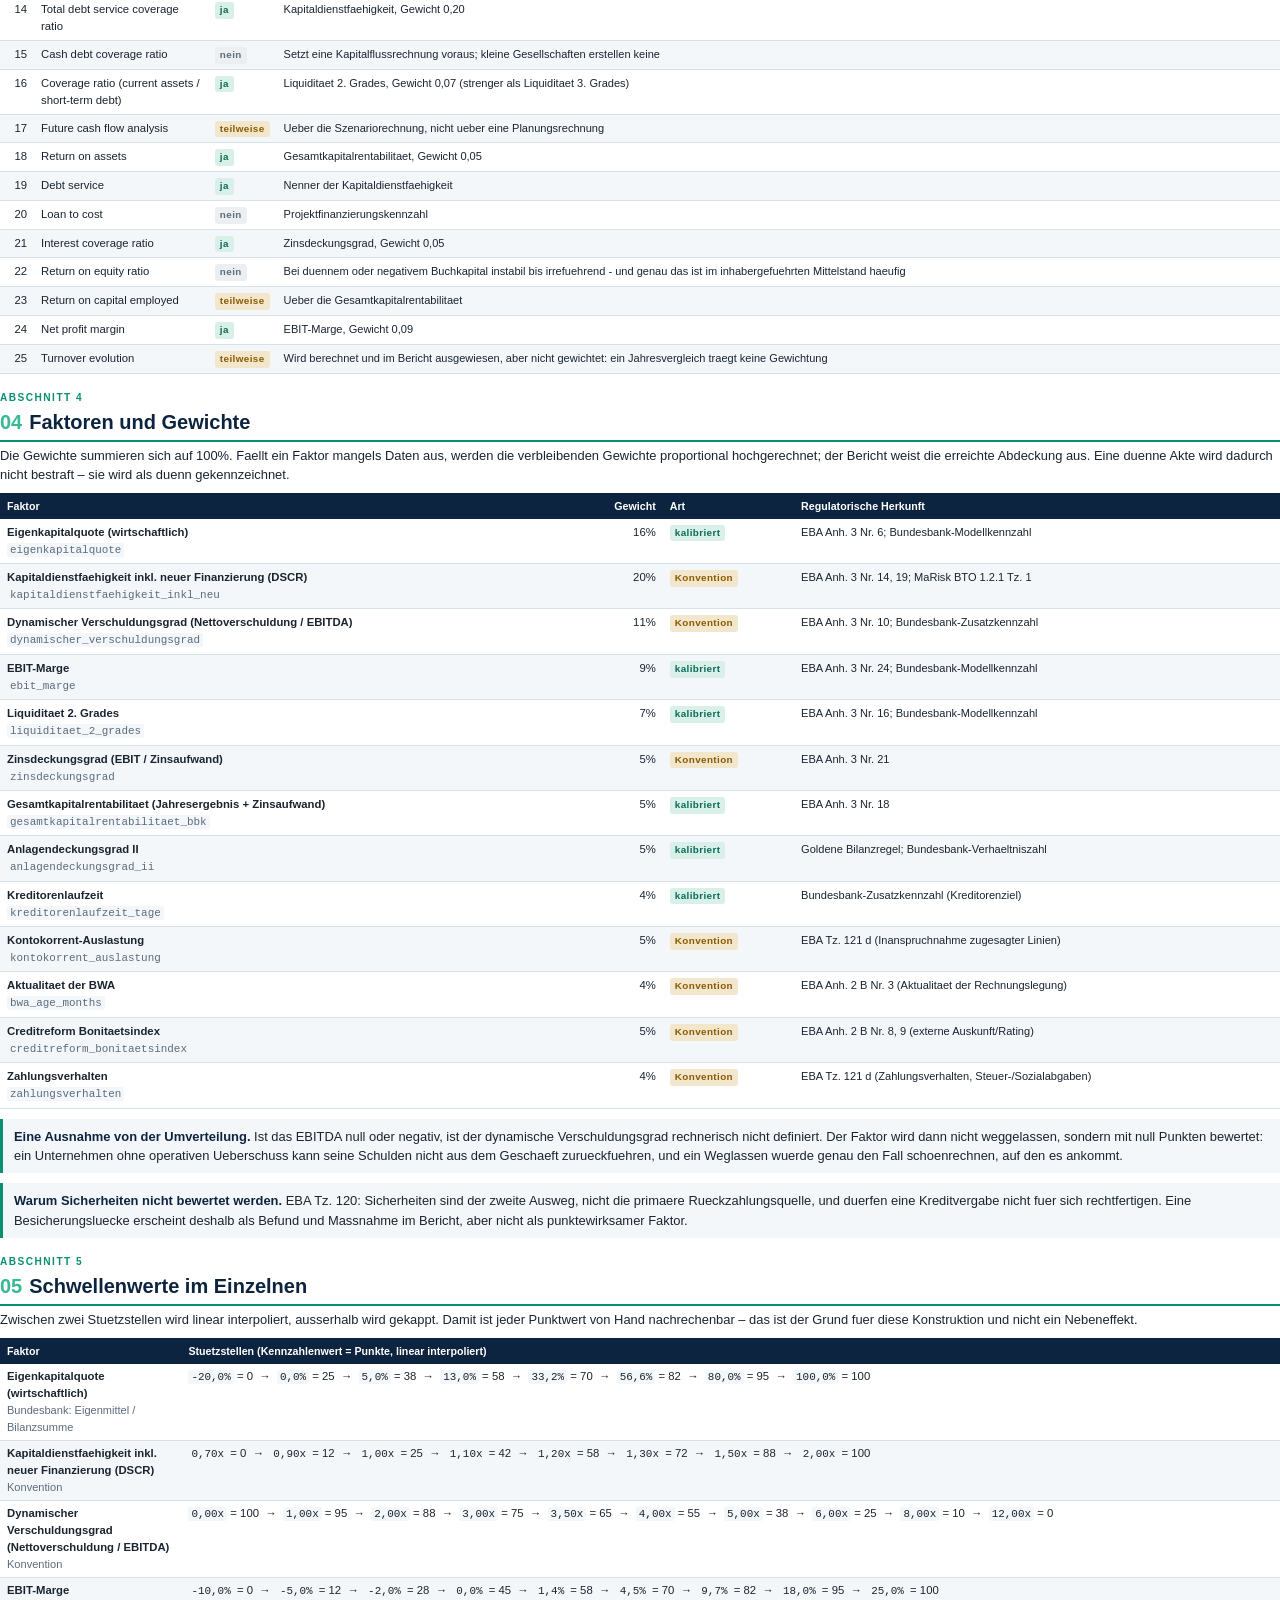
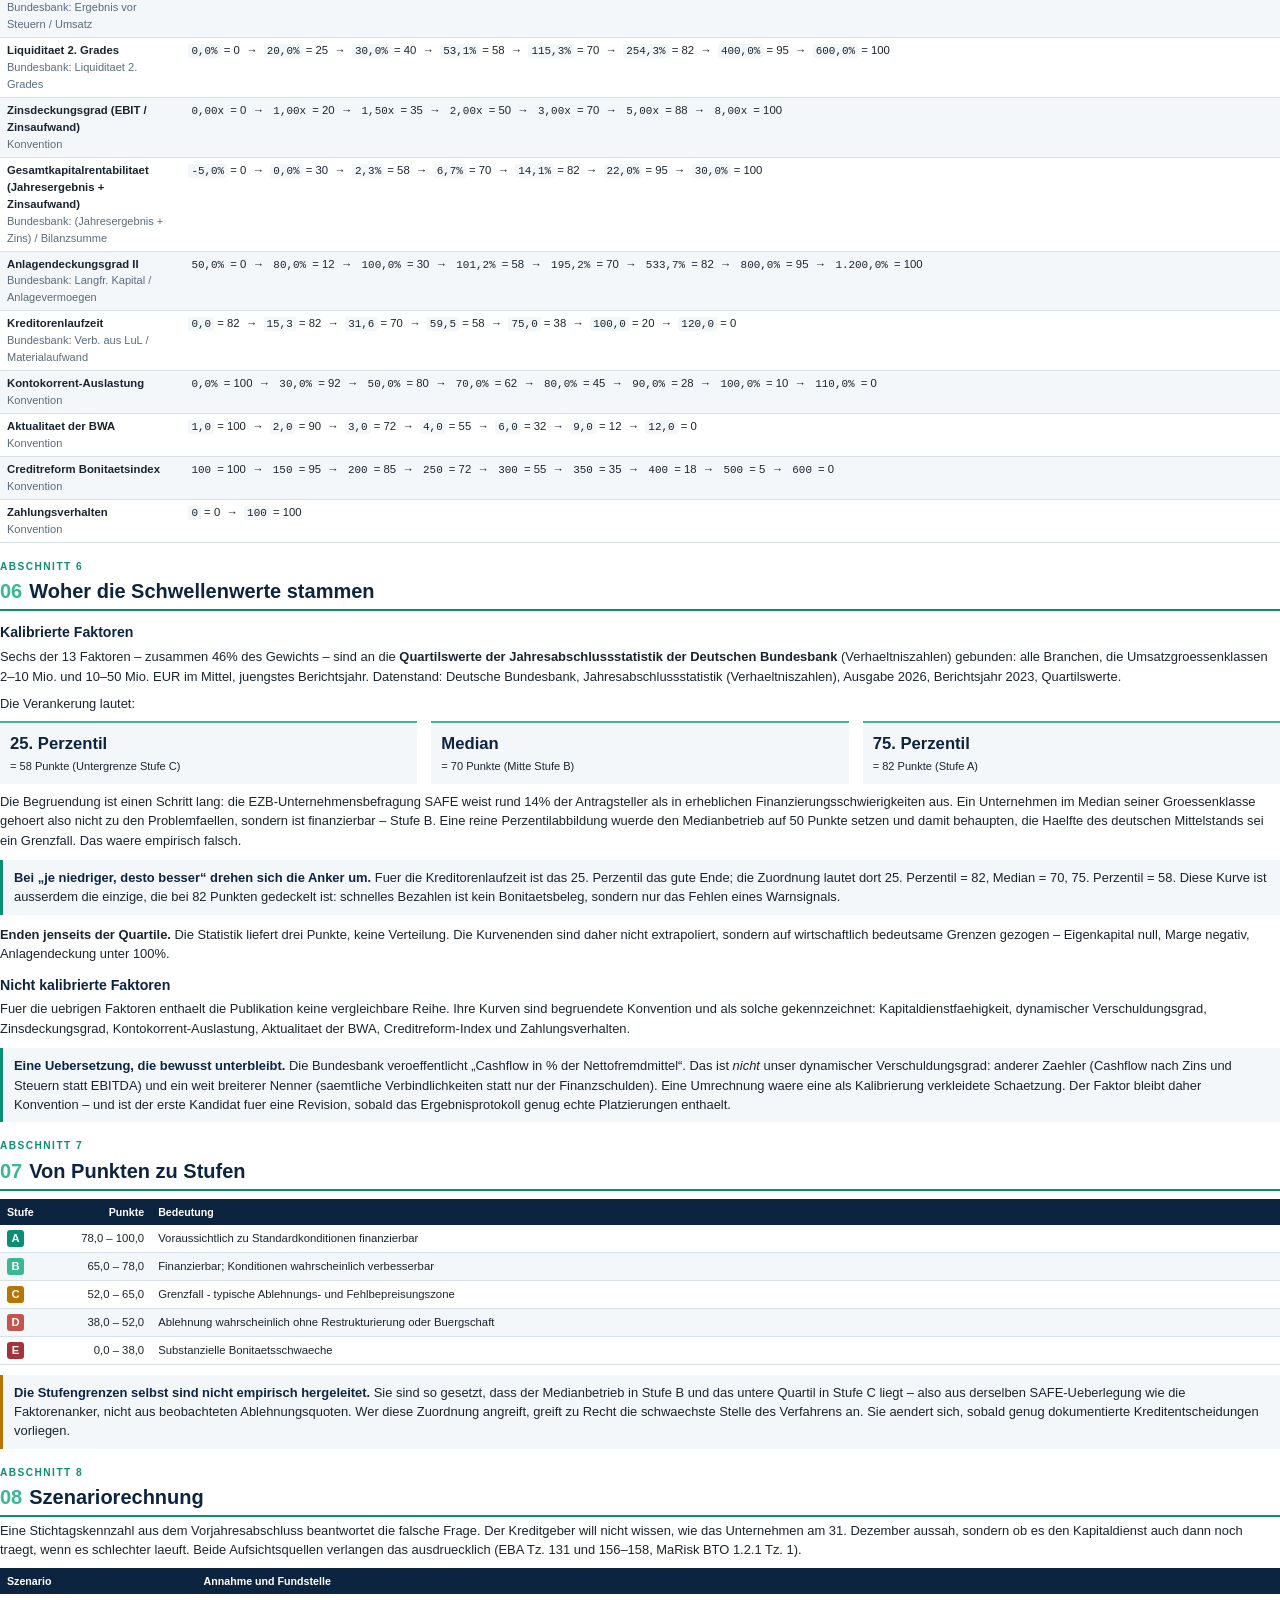
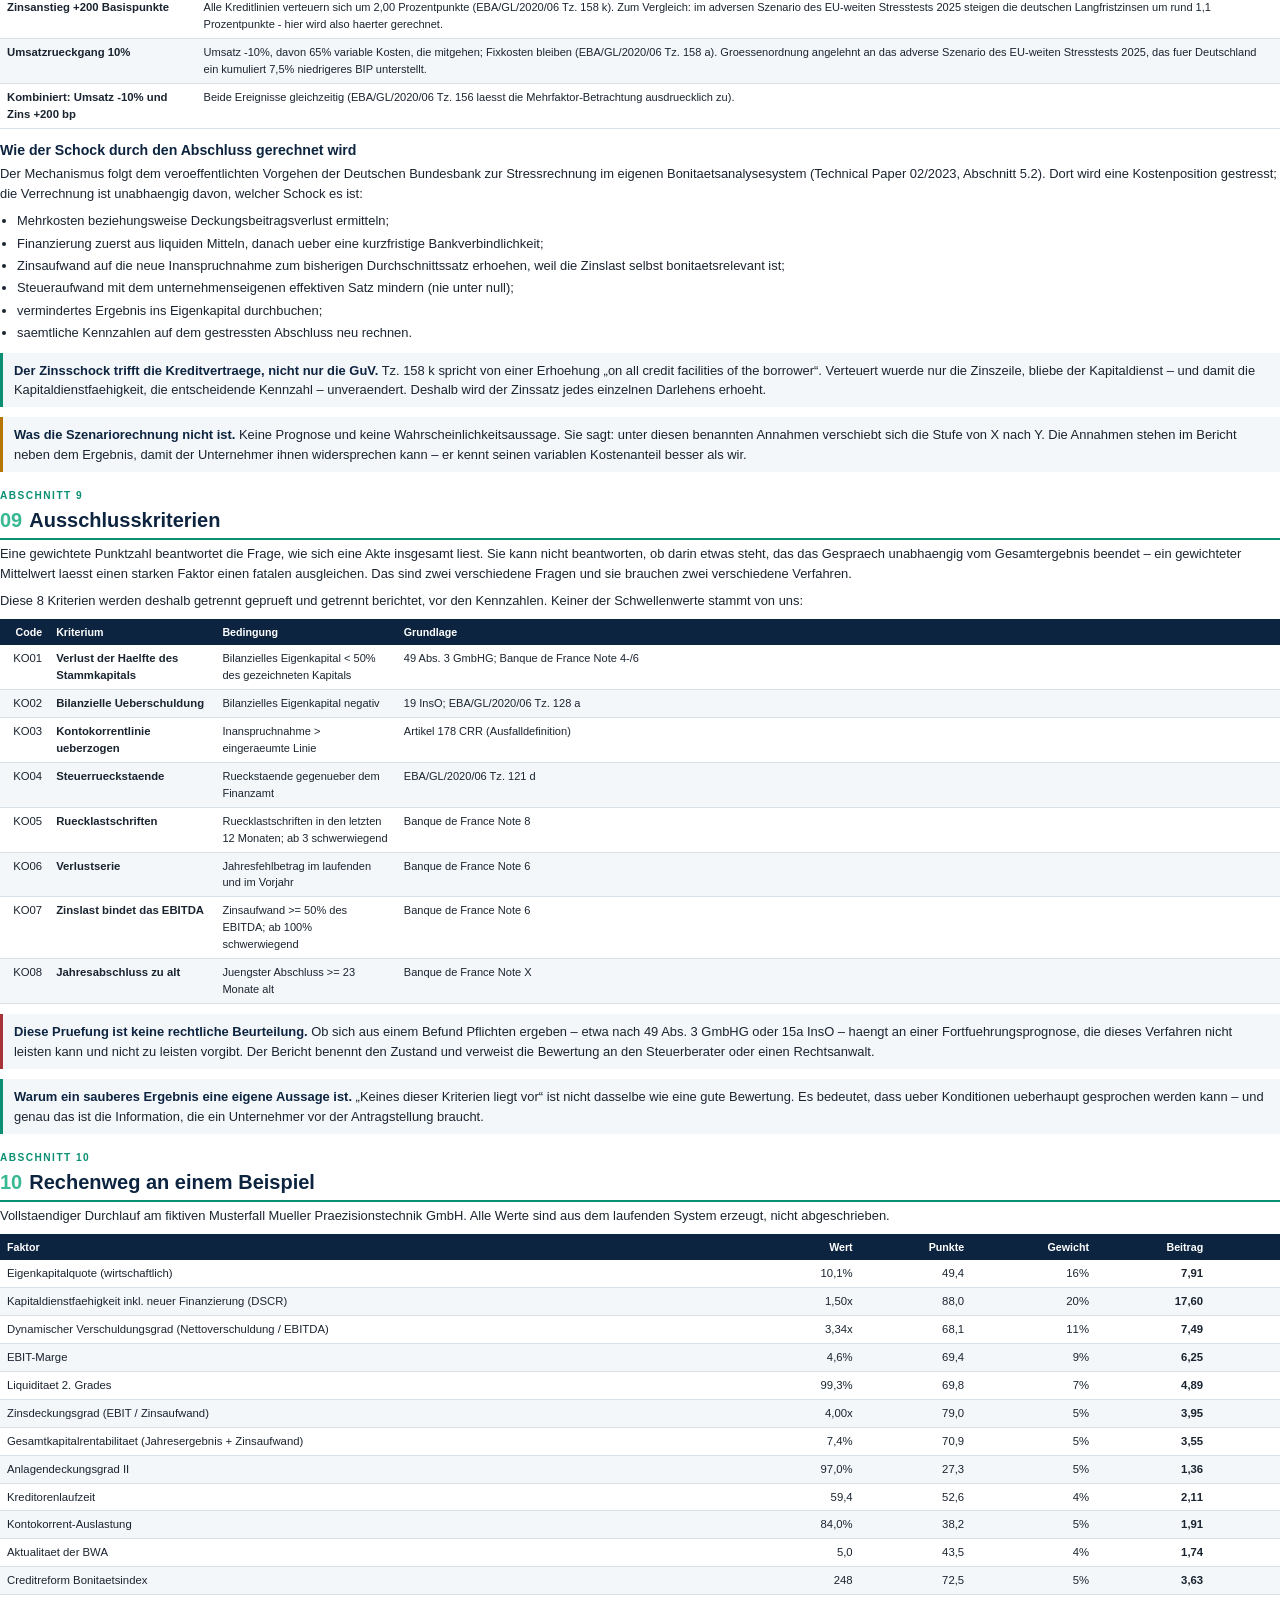
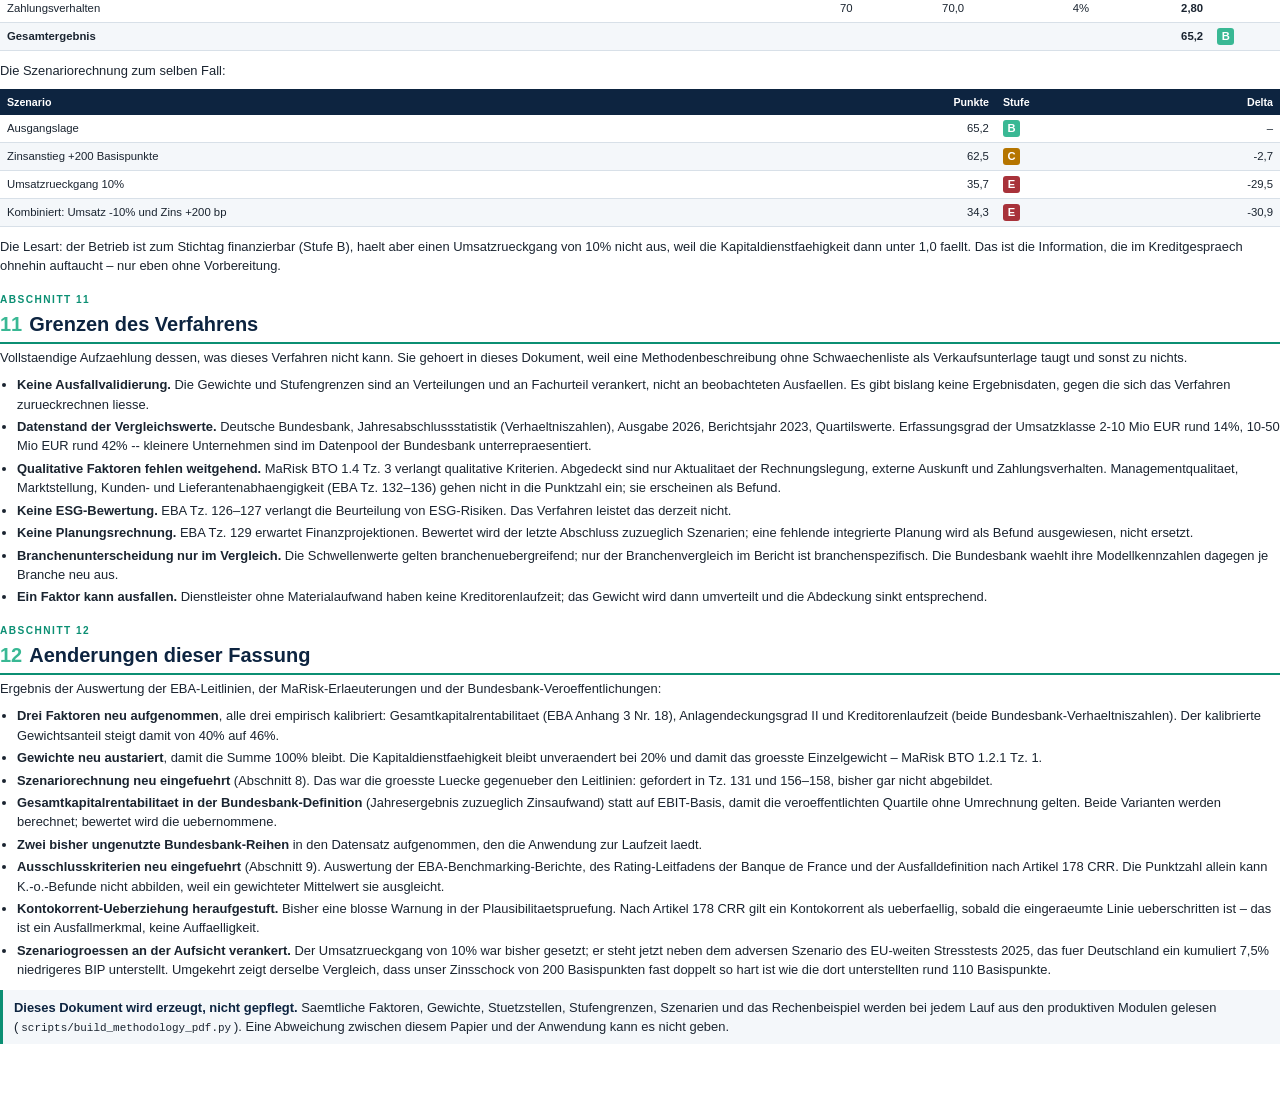
<file: docs/methodik/scoring-methodik.html>
<!doctype html>
<html lang="de">
<head>
<meta charset="utf-8">
<title>Scoring-Methodik &mdash; Credit Readiness Advisory</title>
<style>
:root{
  --navy:#0d2440; --green:#0b8f73; --green-l:#39b894; --ink:#1a2430;
  --muted:#5b6b7c; --line:#d8e0e8; --bg-soft:#f4f7fa; --amber:#b57500; --red:#a8323a;
}
*{box-sizing:border-box}
html{-webkit-print-color-adjust:exact; print-color-adjust:exact}
body{font-family:"Segoe UI","Helvetica Neue",Arial,sans-serif;
     color:var(--ink); font-size:9.7pt; line-height:1.5; margin:0}
h1,h2,h3{margin:0; line-height:1.25; color:var(--navy)}
p{margin:0 0 8px}
small{font-size:8.3pt}
.muted{color:var(--muted)}
.cover{background:var(--navy); color:#fff; padding:30mm 16mm 16mm; margin:-14mm -14mm 10mm}
.cover h1{color:#fff; font-size:26pt; letter-spacing:-.4pt; margin-bottom:10px}
.cover .sub{color:#a9c2dc; font-size:12pt; margin-bottom:16px}
.cover .lede{color:#dce7f2; font-size:10.4pt; max-width:150mm}
.logo{display:flex; align-items:center; gap:9px; margin-bottom:24mm}
.logo .bars{display:flex; align-items:flex-end; gap:3px; height:22px}
.logo .bars i{display:block; width:6px; border-radius:2px}
.logo .bars i:nth-child(1){height:9px;  background:#6fd3b7}
.logo .bars i:nth-child(2){height:15px; background:#39b894}
.logo .bars i:nth-child(3){height:22px; background:#0b8f73}
.logo span{color:#fff; font-weight:600; font-size:12pt}
.factbar{display:flex; border-top:1px solid rgba(255,255,255,.22);
         padding-top:12px; margin-top:22px}
.factbar div{flex:1; padding-right:10px}
.factbar b{display:block; color:#6fd3b7; font-size:13pt; line-height:1.2}
.factbar small{color:#a9c2dc}
.eyebrow{display:inline-block; font-size:7.6pt; font-weight:700; letter-spacing:1.1pt;
         text-transform:uppercase; color:var(--green); margin-bottom:5px}
h2{font-size:15pt; margin-bottom:4px; padding-bottom:5px; border-bottom:2px solid var(--green)}
h2 .n{color:var(--green-l); font-weight:700; margin-right:7px}
h3{font-size:10.6pt; margin:13px 0 5px}
section{margin-bottom:13px}
table{width:100%; border-collapse:collapse; margin:8px 0 10px; font-size:8.5pt}
th{text-align:left; background:var(--navy); color:#fff; font-weight:600;
   padding:5px 7px; font-size:8pt}
td{padding:5px 7px; border-bottom:1px solid var(--line); vertical-align:top}
table.thresholds td{padding:4px 7px}
tr:nth-child(even) td{background:var(--bg-soft)}
tr{page-break-inside:avoid}
thead{display:table-header-group}
td.num,th.num{text-align:right; font-variant-numeric:tabular-nums; white-space:nowrap}
code{font-family:"Cascadia Mono",Consolas,monospace; font-size:8.2pt;
     background:var(--bg-soft); padding:1px 3px; border-radius:2px}
th code{background:rgba(255,255,255,.16); color:#fff}
.note{background:var(--bg-soft); border-left:3px solid var(--green);
      padding:8px 11px; margin:10px 0; page-break-inside:avoid}
.note.warn{border-left-color:var(--amber)}
.note.stop{border-left-color:var(--red)}
.note b{color:var(--navy)}
.tag{display:inline-block; font-size:7.4pt; font-weight:700; padding:1px 5px;
     border-radius:3px; letter-spacing:.3pt}
.tag.cal{background:#d9f0e9; color:#0b6b57}
.tag.con{background:#f2e6cc; color:#8a5a00}
.tag.yes{background:#d9f0e9; color:#0b6b57}
.tag.part{background:#f2e6cc; color:#8a5a00}
.tag.no{background:#eceff2; color:#5b6b7c}
.band{display:inline-block; width:17px; height:17px; line-height:17px; text-align:center;
      border-radius:3px; color:#fff; font-weight:700; font-size:8.4pt}
.band.A{background:#0b8f73} .band.B{background:#39b894} .band.C{background:#b57500}
.band.D{background:#c2564e} .band.E{background:#a8323a}
.pagebreak{page-break-before:always}
ul{margin:4px 0 8px; padding-left:17px}
li{margin-bottom:3px}
.kv{display:flex; gap:14px; flex-wrap:wrap; margin:8px 0}
.kv div{flex:1; min-width:52mm; background:var(--bg-soft); padding:8px 10px;
        border-top:2px solid var(--green-l)}
.kv b{display:block; font-size:12.5pt; color:var(--navy)}
</style>
</head>
<body>

<div class="cover">
  <div class="logo"><div class="bars"><i></i><i></i><i></i></div><span>Credit Readiness Advisory</span></div>
  <h1>Scoring-Methodik</h1>
  <div class="sub">Kennzahlen, Gewichte, Schwellenwerte und Szenariorechnung</div>
  <div class="lede">Dieses Dokument beschreibt vollstaendig, wie die Bereitschaftsstufe eines Unternehmens zustande kommt: welche Kennzahlen eingehen, woher jeder einzelne Schwellenwert stammt und was bewusst nicht modelliert wird. Es ist so geschrieben, dass ein Steuerberater oder ein Kreditanalyst jeden Wert nachrechnen und jeder Annahme widersprechen kann.</div>
  <div class="factbar">
    <div><b>13</b><small>gewichtete Faktoren</small></div>
    <div><b>6</b><small>davon empirisch kalibriert</small></div>
    <div><b>46%</b><small>kalibriertes Gewicht</small></div>
    <div><b>3</b><small>Stressszenarien</small></div>
    <div><b>8</b><small>Ausschlusskriterien</small></div>
  </div>
</div>

<section>
  <span class="eyebrow">Abschnitt 1</span>
  <h2><span class="n">01</span>Zweck und Abgrenzung</h2>
  
  <p>Das Verfahren erzeugt eine <b>indikative Bereitschaftsstufe</b> (A bis E).
  Sie beschreibt, wie ein Kreditantrag mit dieser Datenlage bei einem typischen
  Kreditgeber voraussichtlich gelesen wird &ndash; und was daran veraenderbar ist.</p>
  <div class="note stop">
    <b>Was dies ausdruecklich nicht ist.</b> Kein Rating im Sinne der
    EU-Ratingverordnung (EG) Nr. 1060/2009, keine Ausfallwahrscheinlichkeit,
    keine Kreditentscheidung und keine Zusage. Es wird keine PD geschaetzt und
    keine ausgegeben. Jede Kreditentscheidung trifft ausschliesslich der
    jeweilige Kreditgeber nach eigenen Massstaeben.
  </div>
  <p>Drei Konstruktionsregeln folgen daraus und sind im Code durchgesetzt, nicht
  nur hier behauptet:</p>
  <ul>
    <li><b>Nachvollziehbarkeit.</b> Jeder Faktor gibt seinen Rohwert, seine
    Stuetzstellen, sein Gewicht und seinen Punktbeitrag aus. Es gibt keine
    Groesse, die nicht zeilenweise erklaerbar ist.</li>
    <li><b>Kein maschinelles Lernen.</b> Ausschliesslich stueckweise lineare
    Interpolation ueber offengelegte Schwellenwerte.</li>
    <li><b>Keine Ratingsprache.</b> Die Begriffe sind &bdquo;Stufe&ldquo; und
    &bdquo;indikativ&ldquo;.</li>
  </ul>
</section>

<section>
  <span class="eyebrow">Abschnitt 2</span>
  <h2><span class="n">02</span>Regulatorische Grundlage</h2>
  <p>Die Auswahl der Kennzahlen stammt nicht aus dem Lehrbuch,
  sondern aus drei Quellen, die beschreiben, was Kreditgeber im Euroraum
  tatsaechlich pruefen muessen beziehungsweise pruefen:</p>
  <table><thead><tr><th style="width:52mm">Quelle</th><th>Was daraus uebernommen ist</th></tr></thead><tbody><tr><td><b>EBA/GL/2020/06</b><br><small class="muted">Leitlinien fuer die Kreditvergabe und Ueberwachung, gueltig seit 30.06.2021</small></td><td>Anhang 3 Abschnitt B nennt die Kennzahlen, die ein Institut bei
        Unternehmenskrediten beruecksichtigen soll (Abschnitt 3). Tz. 121 und
        128 regeln, was in die Analyse der Finanzlage gehoert; Tz. 120 stellt
        klar, dass Sicherheiten <i>kein</i> vorrangiges Kriterium sein duerfen;
        Tz. 131 und 156&ndash;158 verlangen die Szenariorechnung.</td></tr><tr><td><b>MaRisk (BaFin)</b><br><small class="muted">Rundschreiben 10/2021, Anlage 1, BTO 1.2</small></td><td>BTO 1.2.1 Tz. 1 verlangt die Analyse der Risikofaktoren
        &bdquo;unter besonderer Beruecksichtigung der Kapitaldienstfaehigkeit&ldquo;
        &ndash; daher traegt die Kapitaldienstfaehigkeit hier das groesste
        Einzelgewicht. BTO 1.4 Tz. 3 verlangt qualitative neben quantitativen
        Kriterien.</td></tr><tr><td><b>Bundesbank-Bonitaetsanalyse (ICAS)</b><br><small class="muted">Beschreibung des Verfahrens, Stand Dezember 2023</small></td><td>Die Kennzahlen, mit denen eine Zentralbank aus HGB-Abschluessen die
        Bonitaet deutscher Unternehmen einschaetzt: EBITDA, Gesamtverschuldung
        (bereinigt), Liquiditaet, Umsatzrendite, Entschuldungsfaehigkeit,
        bereinigte Eigenmittelquote und Kreditorenziel. Ausserdem die
        empirischen Verteilungen (Abschnitt 6) und die Methodik der
        Szenariorechnung (Abschnitt 8).</td></tr></tbody></table>
  <div class="note warn">
    <b>Der wichtigste Befund aus der Auswertung dieser Quellen:
    Schwellenwerte gibt keine von ihnen vor.</b>
    EBA Anhang 1 verlangt vom Institut, &bdquo;acceptable ... ratio limits&ldquo;
    <i>festzulegen</i>, nennt aber keine Zahlen. MaRisk regelt den Prozess, nicht
    die Kennzahlenhoehe. Die Aufsicht bestimmt also <i>welche</i> Kennzahlen und
    <i>dass</i> Grenzen existieren muessen &ndash; die Hoehe ist eine eigene,
    begruendungspflichtige Entscheidung. Genau deshalb sind in diesem Dokument
    Kennzahlenauswahl (Abschnitt 3) und Schwellenwerte (Abschnitte 5 und 6)
    getrennt dargestellt und getrennt belegt.</div>
</section>

<section class="pagebreak">
  <span class="eyebrow">Abschnitt 3</span>
  <h2><span class="n">03</span>Abgleich mit EBA Anhang 3</h2>
  <p>Anhang 3 Abschnitt B der EBA-Leitlinien listet zwanzig Kennzahlen fuer
  Kredite an Unternehmen. Die Leitlinie verlangt, sie zu beruecksichtigen
  &bdquo;to an extent that is applicable and appropriate to the specific credit
  proposal&ldquo; (Tz. 128 e). Die folgende Tabelle sagt fuer jede einzelne, was
  damit geschieht &ndash; einschliesslich der Faelle, in denen bewusst nichts
  geschieht.</p>
  <table><thead><tr><th class='num' style='width:9mm'>Nr.</th><th style='width:46mm'>Kennzahl laut EBA Anhang 3 B</th><th style='width:17mm'>Abgedeckt</th><th>Umsetzung</th></tr></thead><tbody><tr><td class='num'>6</td><td>Equity ratio</td><td><span class='tag yes'>ja</span></td><td><small>Eigenkapitalquote (wirtschaftlich), Gewicht 0,16</small></td></tr><tr><td class='num'>7</td><td>(Long-term) debt-to-equity ratio</td><td><span class='tag part'>teilweise</span></td><td><small>Ueber Eigenkapitalquote und dyn. Verschuldungsgrad abgedeckt; nicht zusaetzlich gewichtet, um Verschuldung nicht dreifach zu zaehlen.</small></td></tr><tr><td class='num'>8</td><td>EBITDA</td><td><span class='tag yes'>ja</span></td><td><small>Eingangsgroesse fuer DSCR, Verschuldungsgrad und Marge</small></td></tr><tr><td class='num'>9</td><td>Debt yield</td><td><span class='tag no'>nein</span></td><td><small>Objektkennzahl der Immobilienfinanzierung</small></td></tr><tr><td class='num'>10</td><td>Interest bearing debt / EBITDA</td><td><span class='tag yes'>ja</span></td><td><small>Dyn. Verschuldungsgrad, Gewicht 0,11</small></td></tr><tr><td class='num'>11</td><td>Enterprise value</td><td><span class='tag no'>nein</span></td><td><small>Setzt Marktwerte voraus; im Mittelstand nicht verfuegbar</small></td></tr><tr><td class='num'>12</td><td>Capitalisation rate</td><td><span class='tag no'>nein</span></td><td><small>Objektkennzahl der Immobilienfinanzierung</small></td></tr><tr><td class='num'>13</td><td>Asset quality</td><td><span class='tag part'>teilweise</span></td><td><small>Ueber Debitoren- und Kreditorenlaufzeit sowie Anlagendeckung; keine eigene Kennzahl</small></td></tr><tr><td class='num'>14</td><td>Total debt service coverage ratio</td><td><span class='tag yes'>ja</span></td><td><small>Kapitaldienstfaehigkeit, Gewicht 0,20</small></td></tr><tr><td class='num'>15</td><td>Cash debt coverage ratio</td><td><span class='tag no'>nein</span></td><td><small>Setzt eine Kapitalflussrechnung voraus; kleine Gesellschaften erstellen keine</small></td></tr><tr><td class='num'>16</td><td>Coverage ratio (current assets / short-term debt)</td><td><span class='tag yes'>ja</span></td><td><small>Liquiditaet 2. Grades, Gewicht 0,07 (strenger als Liquiditaet 3. Grades)</small></td></tr><tr><td class='num'>17</td><td>Future cash flow analysis</td><td><span class='tag part'>teilweise</span></td><td><small>Ueber die Szenariorechnung, nicht ueber eine Planungsrechnung</small></td></tr><tr><td class='num'>18</td><td>Return on assets</td><td><span class='tag yes'>ja</span></td><td><small>Gesamtkapitalrentabilitaet, Gewicht 0,05</small></td></tr><tr><td class='num'>19</td><td>Debt service</td><td><span class='tag yes'>ja</span></td><td><small>Nenner der Kapitaldienstfaehigkeit</small></td></tr><tr><td class='num'>20</td><td>Loan to cost</td><td><span class='tag no'>nein</span></td><td><small>Projektfinanzierungskennzahl</small></td></tr><tr><td class='num'>21</td><td>Interest coverage ratio</td><td><span class='tag yes'>ja</span></td><td><small>Zinsdeckungsgrad, Gewicht 0,05</small></td></tr><tr><td class='num'>22</td><td>Return on equity ratio</td><td><span class='tag no'>nein</span></td><td><small>Bei duennem oder negativem Buchkapital instabil bis irrefuehrend - und genau das ist im inhabergefuehrten Mittelstand haeufig</small></td></tr><tr><td class='num'>23</td><td>Return on capital employed</td><td><span class='tag part'>teilweise</span></td><td><small>Ueber die Gesamtkapitalrentabilitaet</small></td></tr><tr><td class='num'>24</td><td>Net profit margin</td><td><span class='tag yes'>ja</span></td><td><small>EBIT-Marge, Gewicht 0,09</small></td></tr><tr><td class='num'>25</td><td>Turnover evolution</td><td><span class='tag part'>teilweise</span></td><td><small>Wird berechnet und im Bericht ausgewiesen, aber nicht gewichtet: ein Jahresvergleich traegt keine Gewichtung</small></td></tr></tbody></table>
</section>

<section class="pagebreak">
  <span class="eyebrow">Abschnitt 4</span>
  <h2><span class="n">04</span>Faktoren und Gewichte</h2>
  <p>Die Gewichte summieren sich auf 100%. Faellt ein Faktor mangels
  Daten aus, werden die verbleibenden Gewichte proportional hochgerechnet; der
  Bericht weist die erreichte Abdeckung aus. Eine duenne Akte wird dadurch nicht
  bestraft &ndash; sie wird als duenn gekennzeichnet.</p>
  <table><thead><tr><th>Faktor</th><th class='num'>Gewicht</th><th>Art</th><th>Regulatorische Herkunft</th></tr></thead><tbody><tr><td><b>Eigenkapitalquote (wirtschaftlich)</b><br><small class='muted'><code>eigenkapitalquote</code></small></td><td class='num'>16%</td><td><span class="tag cal">kalibriert</span></td><td><small>EBA Anh. 3 Nr. 6; Bundesbank-Modellkennzahl</small></td></tr><tr><td><b>Kapitaldienstfaehigkeit inkl. neuer Finanzierung (DSCR)</b><br><small class='muted'><code>kapitaldienstfaehigkeit_inkl_neu</code></small></td><td class='num'>20%</td><td><span class="tag con">Konvention</span></td><td><small>EBA Anh. 3 Nr. 14, 19; MaRisk BTO 1.2.1 Tz. 1</small></td></tr><tr><td><b>Dynamischer Verschuldungsgrad (Nettoverschuldung / EBITDA)</b><br><small class='muted'><code>dynamischer_verschuldungsgrad</code></small></td><td class='num'>11%</td><td><span class="tag con">Konvention</span></td><td><small>EBA Anh. 3 Nr. 10; Bundesbank-Zusatzkennzahl</small></td></tr><tr><td><b>EBIT-Marge</b><br><small class='muted'><code>ebit_marge</code></small></td><td class='num'>9%</td><td><span class="tag cal">kalibriert</span></td><td><small>EBA Anh. 3 Nr. 24; Bundesbank-Modellkennzahl</small></td></tr><tr><td><b>Liquiditaet 2. Grades</b><br><small class='muted'><code>liquiditaet_2_grades</code></small></td><td class='num'>7%</td><td><span class="tag cal">kalibriert</span></td><td><small>EBA Anh. 3 Nr. 16; Bundesbank-Modellkennzahl</small></td></tr><tr><td><b>Zinsdeckungsgrad (EBIT / Zinsaufwand)</b><br><small class='muted'><code>zinsdeckungsgrad</code></small></td><td class='num'>5%</td><td><span class="tag con">Konvention</span></td><td><small>EBA Anh. 3 Nr. 21</small></td></tr><tr><td><b>Gesamtkapitalrentabilitaet (Jahresergebnis + Zinsaufwand)</b><br><small class='muted'><code>gesamtkapitalrentabilitaet_bbk</code></small></td><td class='num'>5%</td><td><span class="tag cal">kalibriert</span></td><td><small>EBA Anh. 3 Nr. 18</small></td></tr><tr><td><b>Anlagendeckungsgrad II</b><br><small class='muted'><code>anlagendeckungsgrad_ii</code></small></td><td class='num'>5%</td><td><span class="tag cal">kalibriert</span></td><td><small>Goldene Bilanzregel; Bundesbank-Verhaeltniszahl</small></td></tr><tr><td><b>Kreditorenlaufzeit</b><br><small class='muted'><code>kreditorenlaufzeit_tage</code></small></td><td class='num'>4%</td><td><span class="tag cal">kalibriert</span></td><td><small>Bundesbank-Zusatzkennzahl (Kreditorenziel)</small></td></tr><tr><td><b>Kontokorrent-Auslastung</b><br><small class='muted'><code>kontokorrent_auslastung</code></small></td><td class='num'>5%</td><td><span class="tag con">Konvention</span></td><td><small>EBA Tz. 121 d (Inanspruchnahme zugesagter Linien)</small></td></tr><tr><td><b>Aktualitaet der BWA</b><br><small class='muted'><code>bwa_age_months</code></small></td><td class='num'>4%</td><td><span class="tag con">Konvention</span></td><td><small>EBA Anh. 2 B Nr. 3 (Aktualitaet der Rechnungslegung)</small></td></tr><tr><td><b>Creditreform Bonitaetsindex</b><br><small class='muted'><code>creditreform_bonitaetsindex</code></small></td><td class='num'>5%</td><td><span class="tag con">Konvention</span></td><td><small>EBA Anh. 2 B Nr. 8, 9 (externe Auskunft/Rating)</small></td></tr><tr><td><b>Zahlungsverhalten</b><br><small class='muted'><code>zahlungsverhalten</code></small></td><td class='num'>4%</td><td><span class="tag con">Konvention</span></td><td><small>EBA Tz. 121 d (Zahlungsverhalten, Steuer-/Sozialabgaben)</small></td></tr></tbody></table>
  <div class="note ">
    <b>Eine Ausnahme von der Umverteilung.</b> Ist das EBITDA null oder negativ,
    ist der dynamische Verschuldungsgrad rechnerisch nicht definiert. Der Faktor
    wird dann nicht weggelassen, sondern mit null Punkten bewertet: ein
    Unternehmen ohne operativen Ueberschuss kann seine Schulden nicht aus dem
    Geschaeft zurueckfuehren, und ein Weglassen wuerde genau den Fall
    schoenrechnen, auf den es ankommt.</div>
  <div class="note ">
    <b>Warum Sicherheiten nicht bewertet werden.</b> EBA Tz. 120: Sicherheiten
    sind der zweite Ausweg, nicht die primaere Rueckzahlungsquelle, und duerfen
    eine Kreditvergabe nicht fuer sich rechtfertigen. Eine Besicherungsluecke
    erscheint deshalb als Befund und Massnahme im Bericht, aber nicht als
    punktewirksamer Faktor.</div>
</section>

<section class="pagebreak">
  <span class="eyebrow">Abschnitt 5</span>
  <h2><span class="n">05</span>Schwellenwerte im Einzelnen</h2>
  <p>Zwischen zwei Stuetzstellen wird linear interpoliert, ausserhalb wird
  gekappt. Damit ist jeder Punktwert von Hand nachrechenbar &ndash; das ist der
  Grund fuer diese Konstruktion und nicht ein Nebeneffekt.</p>
  <table class='thresholds'><thead><tr><th style='width:48mm'>Faktor</th><th>Stuetzstellen (Kennzahlenwert = Punkte, linear interpoliert)</th></tr></thead><tbody><tr><td><b>Eigenkapitalquote (wirtschaftlich)</b><br><small class='muted'>Bundesbank: Eigenmittel / Bilanzsumme</small></td><td><code>-20,0%</code> = 0 &nbsp;&rarr;&nbsp; <code>0,0%</code> = 25 &nbsp;&rarr;&nbsp; <code>5,0%</code> = 38 &nbsp;&rarr;&nbsp; <code>13,0%</code> = 58 &nbsp;&rarr;&nbsp; <code>33,2%</code> = 70 &nbsp;&rarr;&nbsp; <code>56,6%</code> = 82 &nbsp;&rarr;&nbsp; <code>80,0%</code> = 95 &nbsp;&rarr;&nbsp; <code>100,0%</code> = 100</td></tr><tr><td><b>Kapitaldienstfaehigkeit inkl. neuer Finanzierung (DSCR)</b><br><small class='muted'>Konvention</small></td><td><code>0,70x</code> = 0 &nbsp;&rarr;&nbsp; <code>0,90x</code> = 12 &nbsp;&rarr;&nbsp; <code>1,00x</code> = 25 &nbsp;&rarr;&nbsp; <code>1,10x</code> = 42 &nbsp;&rarr;&nbsp; <code>1,20x</code> = 58 &nbsp;&rarr;&nbsp; <code>1,30x</code> = 72 &nbsp;&rarr;&nbsp; <code>1,50x</code> = 88 &nbsp;&rarr;&nbsp; <code>2,00x</code> = 100</td></tr><tr><td><b>Dynamischer Verschuldungsgrad (Nettoverschuldung / EBITDA)</b><br><small class='muted'>Konvention</small></td><td><code>0,00x</code> = 100 &nbsp;&rarr;&nbsp; <code>1,00x</code> = 95 &nbsp;&rarr;&nbsp; <code>2,00x</code> = 88 &nbsp;&rarr;&nbsp; <code>3,00x</code> = 75 &nbsp;&rarr;&nbsp; <code>3,50x</code> = 65 &nbsp;&rarr;&nbsp; <code>4,00x</code> = 55 &nbsp;&rarr;&nbsp; <code>5,00x</code> = 38 &nbsp;&rarr;&nbsp; <code>6,00x</code> = 25 &nbsp;&rarr;&nbsp; <code>8,00x</code> = 10 &nbsp;&rarr;&nbsp; <code>12,00x</code> = 0</td></tr><tr><td><b>EBIT-Marge</b><br><small class='muted'>Bundesbank: Ergebnis vor Steuern / Umsatz</small></td><td><code>-10,0%</code> = 0 &nbsp;&rarr;&nbsp; <code>-5,0%</code> = 12 &nbsp;&rarr;&nbsp; <code>-2,0%</code> = 28 &nbsp;&rarr;&nbsp; <code>0,0%</code> = 45 &nbsp;&rarr;&nbsp; <code>1,4%</code> = 58 &nbsp;&rarr;&nbsp; <code>4,5%</code> = 70 &nbsp;&rarr;&nbsp; <code>9,7%</code> = 82 &nbsp;&rarr;&nbsp; <code>18,0%</code> = 95 &nbsp;&rarr;&nbsp; <code>25,0%</code> = 100</td></tr><tr><td><b>Liquiditaet 2. Grades</b><br><small class='muted'>Bundesbank: Liquiditaet 2. Grades</small></td><td><code>0,0%</code> = 0 &nbsp;&rarr;&nbsp; <code>20,0%</code> = 25 &nbsp;&rarr;&nbsp; <code>30,0%</code> = 40 &nbsp;&rarr;&nbsp; <code>53,1%</code> = 58 &nbsp;&rarr;&nbsp; <code>115,3%</code> = 70 &nbsp;&rarr;&nbsp; <code>254,3%</code> = 82 &nbsp;&rarr;&nbsp; <code>400,0%</code> = 95 &nbsp;&rarr;&nbsp; <code>600,0%</code> = 100</td></tr><tr><td><b>Zinsdeckungsgrad (EBIT / Zinsaufwand)</b><br><small class='muted'>Konvention</small></td><td><code>0,00x</code> = 0 &nbsp;&rarr;&nbsp; <code>1,00x</code> = 20 &nbsp;&rarr;&nbsp; <code>1,50x</code> = 35 &nbsp;&rarr;&nbsp; <code>2,00x</code> = 50 &nbsp;&rarr;&nbsp; <code>3,00x</code> = 70 &nbsp;&rarr;&nbsp; <code>5,00x</code> = 88 &nbsp;&rarr;&nbsp; <code>8,00x</code> = 100</td></tr><tr><td><b>Gesamtkapitalrentabilitaet (Jahresergebnis + Zinsaufwand)</b><br><small class='muted'>Bundesbank: (Jahresergebnis + Zins) / Bilanzsumme</small></td><td><code>-5,0%</code> = 0 &nbsp;&rarr;&nbsp; <code>0,0%</code> = 30 &nbsp;&rarr;&nbsp; <code>2,3%</code> = 58 &nbsp;&rarr;&nbsp; <code>6,7%</code> = 70 &nbsp;&rarr;&nbsp; <code>14,1%</code> = 82 &nbsp;&rarr;&nbsp; <code>22,0%</code> = 95 &nbsp;&rarr;&nbsp; <code>30,0%</code> = 100</td></tr><tr><td><b>Anlagendeckungsgrad II</b><br><small class='muted'>Bundesbank: Langfr. Kapital / Anlagevermoegen</small></td><td><code>50,0%</code> = 0 &nbsp;&rarr;&nbsp; <code>80,0%</code> = 12 &nbsp;&rarr;&nbsp; <code>100,0%</code> = 30 &nbsp;&rarr;&nbsp; <code>101,2%</code> = 58 &nbsp;&rarr;&nbsp; <code>195,2%</code> = 70 &nbsp;&rarr;&nbsp; <code>533,7%</code> = 82 &nbsp;&rarr;&nbsp; <code>800,0%</code> = 95 &nbsp;&rarr;&nbsp; <code>1.200,0%</code> = 100</td></tr><tr><td><b>Kreditorenlaufzeit</b><br><small class='muted'>Bundesbank: Verb. aus LuL / Materialaufwand</small></td><td><code>0,0</code> = 82 &nbsp;&rarr;&nbsp; <code>15,3</code> = 82 &nbsp;&rarr;&nbsp; <code>31,6</code> = 70 &nbsp;&rarr;&nbsp; <code>59,5</code> = 58 &nbsp;&rarr;&nbsp; <code>75,0</code> = 38 &nbsp;&rarr;&nbsp; <code>100,0</code> = 20 &nbsp;&rarr;&nbsp; <code>120,0</code> = 0</td></tr><tr><td><b>Kontokorrent-Auslastung</b><br><small class='muted'>Konvention</small></td><td><code>0,0%</code> = 100 &nbsp;&rarr;&nbsp; <code>30,0%</code> = 92 &nbsp;&rarr;&nbsp; <code>50,0%</code> = 80 &nbsp;&rarr;&nbsp; <code>70,0%</code> = 62 &nbsp;&rarr;&nbsp; <code>80,0%</code> = 45 &nbsp;&rarr;&nbsp; <code>90,0%</code> = 28 &nbsp;&rarr;&nbsp; <code>100,0%</code> = 10 &nbsp;&rarr;&nbsp; <code>110,0%</code> = 0</td></tr><tr><td><b>Aktualitaet der BWA</b><br><small class='muted'>Konvention</small></td><td><code>1,0</code> = 100 &nbsp;&rarr;&nbsp; <code>2,0</code> = 90 &nbsp;&rarr;&nbsp; <code>3,0</code> = 72 &nbsp;&rarr;&nbsp; <code>4,0</code> = 55 &nbsp;&rarr;&nbsp; <code>6,0</code> = 32 &nbsp;&rarr;&nbsp; <code>9,0</code> = 12 &nbsp;&rarr;&nbsp; <code>12,0</code> = 0</td></tr><tr><td><b>Creditreform Bonitaetsindex</b><br><small class='muted'>Konvention</small></td><td><code>100</code> = 100 &nbsp;&rarr;&nbsp; <code>150</code> = 95 &nbsp;&rarr;&nbsp; <code>200</code> = 85 &nbsp;&rarr;&nbsp; <code>250</code> = 72 &nbsp;&rarr;&nbsp; <code>300</code> = 55 &nbsp;&rarr;&nbsp; <code>350</code> = 35 &nbsp;&rarr;&nbsp; <code>400</code> = 18 &nbsp;&rarr;&nbsp; <code>500</code> = 5 &nbsp;&rarr;&nbsp; <code>600</code> = 0</td></tr><tr><td><b>Zahlungsverhalten</b><br><small class='muted'>Konvention</small></td><td><code>0</code> = 0 &nbsp;&rarr;&nbsp; <code>100</code> = 100</td></tr></tbody></table>
</section>

<section class="pagebreak">
  <span class="eyebrow">Abschnitt 6</span>
  <h2><span class="n">06</span>Woher die Schwellenwerte stammen</h2>
  <h3>Kalibrierte Faktoren</h3>
  <p>Sechs der 13 Faktoren &ndash; zusammen 46% des
  Gewichts &ndash; sind an die <b>Quartilswerte der Jahresabschlussstatistik der
  Deutschen Bundesbank</b> (Verhaeltniszahlen) gebunden: alle Branchen, die
  Umsatzgroessenklassen 2&ndash;10 Mio. und 10&ndash;50 Mio. EUR im Mittel,
  juengstes Berichtsjahr. Datenstand: Deutsche Bundesbank, Jahresabschlussstatistik (Verhaeltniszahlen), Ausgabe 2026, Berichtsjahr 2023, Quartilswerte.</p>
  <p>Die Verankerung lautet:</p>
  <div class="kv"><div><b>25. Perzentil</b><small>= 58 Punkte (Untergrenze Stufe C)</small></div><div><b>Median</b><small>= 70 Punkte (Mitte Stufe B)</small></div><div><b>75. Perzentil</b><small>= 82 Punkte (Stufe A)</small></div></div>
  <p>Die Begruendung ist einen Schritt lang: die EZB-Unternehmensbefragung
  SAFE weist rund 14% der Antragsteller als in erheblichen
  Finanzierungsschwierigkeiten aus. Ein Unternehmen im Median seiner
  Groessenklasse gehoert also nicht zu den Problemfaellen, sondern ist
  finanzierbar &ndash; Stufe B. Eine reine Perzentilabbildung wuerde den
  Medianbetrieb auf 50 Punkte setzen und damit behaupten, die Haelfte des
  deutschen Mittelstands sei ein Grenzfall. Das waere empirisch falsch.</p>
  <div class="note ">
    <b>Bei &bdquo;je niedriger, desto besser&ldquo; drehen sich die Anker um.</b>
    Fuer die Kreditorenlaufzeit ist das 25. Perzentil das gute Ende; die
    Zuordnung lautet dort 25. Perzentil = 82, Median = 70, 75. Perzentil = 58.
    Diese Kurve ist ausserdem die einzige, die bei 82 Punkten gedeckelt ist:
    schnelles Bezahlen ist kein Bonitaetsbeleg, sondern nur das Fehlen eines
    Warnsignals.</div>
  <p><b>Enden jenseits der Quartile.</b> Die Statistik liefert drei Punkte,
  keine Verteilung. Die Kurvenenden sind daher nicht extrapoliert, sondern auf
  wirtschaftlich bedeutsame Grenzen gezogen &ndash; Eigenkapital null, Marge
  negativ, Anlagendeckung unter 100%.</p>
  <h3>Nicht kalibrierte Faktoren</h3>
  <p>Fuer die uebrigen Faktoren enthaelt die Publikation keine vergleichbare
  Reihe. Ihre Kurven sind begruendete Konvention und als solche gekennzeichnet:
  Kapitaldienstfaehigkeit, dynamischer Verschuldungsgrad, Zinsdeckungsgrad,
  Kontokorrent-Auslastung, Aktualitaet der BWA, Creditreform-Index und
  Zahlungsverhalten.</p>
  <div class="note ">
    <b>Eine Uebersetzung, die bewusst unterbleibt.</b> Die Bundesbank
    veroeffentlicht &bdquo;Cashflow in % der Nettofremdmittel&ldquo;. Das ist
    <i>nicht</i> unser dynamischer Verschuldungsgrad: anderer Zaehler (Cashflow
    nach Zins und Steuern statt EBITDA) und ein weit breiterer Nenner
    (saemtliche Verbindlichkeiten statt nur der Finanzschulden). Eine Umrechnung
    waere eine als Kalibrierung verkleidete Schaetzung. Der Faktor bleibt daher
    Konvention &ndash; und ist der erste Kandidat fuer eine Revision, sobald das
    Ergebnisprotokoll genug echte Platzierungen enthaelt.</div>
</section>

<section class="pagebreak">
  <span class="eyebrow">Abschnitt 7</span>
  <h2><span class="n">07</span>Von Punkten zu Stufen</h2>
  <table><thead><tr><th style='width:14mm'>Stufe</th><th class='num' style='width:26mm'>Punkte</th><th>Bedeutung</th></tr></thead><tbody><tr><td><span class='band A'>A</span></td><td class='num'>78,0 &ndash; 100,0</td><td>Voraussichtlich zu Standardkonditionen finanzierbar</td></tr><tr><td><span class='band B'>B</span></td><td class='num'>65,0 &ndash; 78,0</td><td>Finanzierbar; Konditionen wahrscheinlich verbesserbar</td></tr><tr><td><span class='band C'>C</span></td><td class='num'>52,0 &ndash; 65,0</td><td>Grenzfall - typische Ablehnungs- und Fehlbepreisungszone</td></tr><tr><td><span class='band D'>D</span></td><td class='num'>38,0 &ndash; 52,0</td><td>Ablehnung wahrscheinlich ohne Restrukturierung oder Buergschaft</td></tr><tr><td><span class='band E'>E</span></td><td class='num'>0,0 &ndash; 38,0</td><td>Substanzielle Bonitaetsschwaeche</td></tr></tbody></table>
  <div class="note warn">
    <b>Die Stufengrenzen selbst sind nicht empirisch hergeleitet.</b> Sie sind
    so gesetzt, dass der Medianbetrieb in Stufe B und das untere Quartil in
    Stufe C liegt &ndash; also aus derselben SAFE-Ueberlegung wie die
    Faktorenanker, nicht aus beobachteten Ablehnungsquoten. Wer diese Zuordnung
    angreift, greift zu Recht die schwaechste Stelle des Verfahrens an. Sie
    aendert sich, sobald genug dokumentierte Kreditentscheidungen vorliegen.</div>
</section>

<section>
  <span class="eyebrow">Abschnitt 8</span>
  <h2><span class="n">08</span>Szenariorechnung</h2>
  <p>Eine Stichtagskennzahl aus dem Vorjahresabschluss beantwortet die
  falsche Frage. Der Kreditgeber will nicht wissen, wie das Unternehmen am 31.
  Dezember aussah, sondern ob es den Kapitaldienst auch dann noch traegt, wenn
  es schlechter laeuft. Beide Aufsichtsquellen verlangen das ausdruecklich
  (EBA Tz. 131 und 156&ndash;158, MaRisk BTO 1.2.1 Tz. 1).</p>
  <table><thead><tr><th style='width:52mm'>Szenario</th><th>Annahme und Fundstelle</th></tr></thead><tbody><tr><td><b>Zinsanstieg +200 Basispunkte</b></td><td><small>Alle Kreditlinien verteuern sich um 2,00 Prozentpunkte (EBA/GL/2020/06 Tz. 158 k). Zum Vergleich: im adversen Szenario des EU-weiten Stresstests 2025 steigen die deutschen Langfristzinsen um rund 1,1 Prozentpunkte - hier wird also haerter gerechnet.</small></td></tr><tr><td><b>Umsatzrueckgang 10%</b></td><td><small>Umsatz -10%, davon 65% variable Kosten, die mitgehen; Fixkosten bleiben (EBA/GL/2020/06 Tz. 158 a). Groessenordnung angelehnt an das adverse Szenario des EU-weiten Stresstests 2025, das fuer Deutschland ein kumuliert 7,5% niedrigeres BIP unterstellt.</small></td></tr><tr><td><b>Kombiniert: Umsatz -10% und Zins +200 bp</b></td><td><small>Beide Ereignisse gleichzeitig (EBA/GL/2020/06 Tz. 156 laesst die Mehrfaktor-Betrachtung ausdruecklich zu).</small></td></tr></tbody></table>
  <h3>Wie der Schock durch den Abschluss gerechnet wird</h3>
  <p>Der Mechanismus folgt dem veroeffentlichten Vorgehen der Deutschen
  Bundesbank zur Stressrechnung im eigenen Bonitaetsanalysesystem
  (Technical Paper 02/2023, Abschnitt 5.2). Dort wird eine Kostenposition
  gestresst; die Verrechnung ist unabhaengig davon, welcher Schock es ist:</p>
  <ul>
    <li>Mehrkosten beziehungsweise Deckungsbeitragsverlust ermitteln;</li>
    <li>Finanzierung zuerst aus liquiden Mitteln, danach ueber eine kurzfristige
      Bankverbindlichkeit;</li>
    <li>Zinsaufwand auf die neue Inanspruchnahme zum bisherigen Durchschnittssatz
      erhoehen, weil die Zinslast selbst bonitaetsrelevant ist;</li>
    <li>Steueraufwand mit dem unternehmenseigenen effektiven Satz mindern
      (nie unter null);</li>
    <li>vermindertes Ergebnis ins Eigenkapital durchbuchen;</li>
    <li>saemtliche Kennzahlen auf dem gestressten Abschluss neu rechnen.</li>
  </ul>
  <div class="note ">
    <b>Der Zinsschock trifft die Kreditvertraege, nicht nur die GuV.</b>
    Tz. 158 k spricht von einer Erhoehung &bdquo;on all credit facilities of the
    borrower&ldquo;. Verteuert wuerde nur die Zinszeile, bliebe der Kapitaldienst
    &ndash; und damit die Kapitaldienstfaehigkeit, die entscheidende Kennzahl
    &ndash; unveraendert. Deshalb wird der Zinssatz jedes einzelnen Darlehens
    erhoeht.</div>
  <div class="note warn">
    <b>Was die Szenariorechnung nicht ist.</b> Keine Prognose und keine
    Wahrscheinlichkeitsaussage. Sie sagt: unter diesen benannten Annahmen
    verschiebt sich die Stufe von X nach Y. Die Annahmen stehen im Bericht neben
    dem Ergebnis, damit der Unternehmer ihnen widersprechen kann &ndash; er kennt
    seinen variablen Kostenanteil besser als wir.</div>
</section>

<section>
  <span class="eyebrow">Abschnitt 9</span>
  <h2><span class="n">09</span>Ausschlusskriterien</h2>
  <p>Eine gewichtete Punktzahl beantwortet die Frage, wie sich eine Akte
  insgesamt liest. Sie kann nicht beantworten, ob darin etwas steht, das das
  Gespraech unabhaengig vom Gesamtergebnis beendet &ndash; ein gewichteter
  Mittelwert laesst einen starken Faktor einen fatalen ausgleichen. Das sind
  zwei verschiedene Fragen und sie brauchen zwei verschiedene Verfahren.</p>
  <p>Diese 8 Kriterien werden deshalb getrennt geprueft und getrennt
  berichtet, vor den Kennzahlen. Keiner der Schwellenwerte stammt von uns:</p>
  <table><thead><tr><th class='num' style='width:13mm'>Code</th><th style='width:44mm'>Kriterium</th><th style='width:48mm'>Bedingung</th><th>Grundlage</th></tr></thead><tbody><tr><td class='num'>KO01</td><td><b>Verlust der Haelfte des Stammkapitals</b></td><td><small>Bilanzielles Eigenkapital &lt; 50% des gezeichneten Kapitals</small></td><td><small>49 Abs. 3 GmbHG; Banque de France Note 4-/6</small></td></tr><tr><td class='num'>KO02</td><td><b>Bilanzielle Ueberschuldung</b></td><td><small>Bilanzielles Eigenkapital negativ</small></td><td><small>19 InsO; EBA/GL/2020/06 Tz. 128 a</small></td></tr><tr><td class='num'>KO03</td><td><b>Kontokorrentlinie ueberzogen</b></td><td><small>Inanspruchnahme &gt; eingeraeumte Linie</small></td><td><small>Artikel 178 CRR (Ausfalldefinition)</small></td></tr><tr><td class='num'>KO04</td><td><b>Steuerrueckstaende</b></td><td><small>Rueckstaende gegenueber dem Finanzamt</small></td><td><small>EBA/GL/2020/06 Tz. 121 d</small></td></tr><tr><td class='num'>KO05</td><td><b>Ruecklastschriften</b></td><td><small>Ruecklastschriften in den letzten 12 Monaten; ab 3 schwerwiegend</small></td><td><small>Banque de France Note 8</small></td></tr><tr><td class='num'>KO06</td><td><b>Verlustserie</b></td><td><small>Jahresfehlbetrag im laufenden und im Vorjahr</small></td><td><small>Banque de France Note 6</small></td></tr><tr><td class='num'>KO07</td><td><b>Zinslast bindet das EBITDA</b></td><td><small>Zinsaufwand &gt;= 50% des EBITDA; ab 100% schwerwiegend</small></td><td><small>Banque de France Note 6</small></td></tr><tr><td class='num'>KO08</td><td><b>Jahresabschluss zu alt</b></td><td><small>Juengster Abschluss &gt;= 23 Monate alt</small></td><td><small>Banque de France Note X</small></td></tr></tbody></table>
  <div class="note stop">
    <b>Diese Pruefung ist keine rechtliche Beurteilung.</b> Ob sich aus einem
    Befund Pflichten ergeben &ndash; etwa nach 49 Abs. 3 GmbHG oder 15a InsO
    &ndash; haengt an einer Fortfuehrungsprognose, die dieses Verfahren nicht
    leisten kann und nicht zu leisten vorgibt. Der Bericht benennt den Zustand
    und verweist die Bewertung an den Steuerberater oder einen Rechtsanwalt.</div>
  <div class="note ">
    <b>Warum ein sauberes Ergebnis eine eigene Aussage ist.</b> &bdquo;Keines
    dieser Kriterien liegt vor&ldquo; ist nicht dasselbe wie eine gute
    Bewertung. Es bedeutet, dass ueber Konditionen ueberhaupt gesprochen werden
    kann &ndash; und genau das ist die Information, die ein Unternehmer vor der
    Antragstellung braucht.</div>
</section>

<section class="pagebreak">
  <span class="eyebrow">Abschnitt 10</span>
  <h2><span class="n">10</span>Rechenweg an einem Beispiel</h2>
  <p>Vollstaendiger Durchlauf am fiktiven Musterfall Mueller
  Praezisionstechnik GmbH. Alle Werte sind aus dem laufenden System erzeugt,
  nicht abgeschrieben.</p>
  <table><thead><tr><th>Faktor</th><th class='num'>Wert</th><th class='num'>Punkte</th><th class='num'>Gewicht</th><th class='num'>Beitrag</th><th></th></tr></thead><tbody><tr><td>Eigenkapitalquote (wirtschaftlich)</td><td class='num'>10,1%</td><td class='num'>49,4</td><td class='num'>16%</td><td class='num'><b>7,91</b></td><td></td></tr><tr><td>Kapitaldienstfaehigkeit inkl. neuer Finanzierung (DSCR)</td><td class='num'>1,50x</td><td class='num'>88,0</td><td class='num'>20%</td><td class='num'><b>17,60</b></td><td></td></tr><tr><td>Dynamischer Verschuldungsgrad (Nettoverschuldung / EBITDA)</td><td class='num'>3,34x</td><td class='num'>68,1</td><td class='num'>11%</td><td class='num'><b>7,49</b></td><td></td></tr><tr><td>EBIT-Marge</td><td class='num'>4,6%</td><td class='num'>69,4</td><td class='num'>9%</td><td class='num'><b>6,25</b></td><td></td></tr><tr><td>Liquiditaet 2. Grades</td><td class='num'>99,3%</td><td class='num'>69,8</td><td class='num'>7%</td><td class='num'><b>4,89</b></td><td></td></tr><tr><td>Zinsdeckungsgrad (EBIT / Zinsaufwand)</td><td class='num'>4,00x</td><td class='num'>79,0</td><td class='num'>5%</td><td class='num'><b>3,95</b></td><td></td></tr><tr><td>Gesamtkapitalrentabilitaet (Jahresergebnis + Zinsaufwand)</td><td class='num'>7,4%</td><td class='num'>70,9</td><td class='num'>5%</td><td class='num'><b>3,55</b></td><td></td></tr><tr><td>Anlagendeckungsgrad II</td><td class='num'>97,0%</td><td class='num'>27,3</td><td class='num'>5%</td><td class='num'><b>1,36</b></td><td></td></tr><tr><td>Kreditorenlaufzeit</td><td class='num'>59,4</td><td class='num'>52,6</td><td class='num'>4%</td><td class='num'><b>2,11</b></td><td></td></tr><tr><td>Kontokorrent-Auslastung</td><td class='num'>84,0%</td><td class='num'>38,2</td><td class='num'>5%</td><td class='num'><b>1,91</b></td><td></td></tr><tr><td>Aktualitaet der BWA</td><td class='num'>5,0</td><td class='num'>43,5</td><td class='num'>4%</td><td class='num'><b>1,74</b></td><td></td></tr><tr><td>Creditreform Bonitaetsindex</td><td class='num'>248</td><td class='num'>72,5</td><td class='num'>5%</td><td class='num'><b>3,63</b></td><td></td></tr><tr><td>Zahlungsverhalten</td><td class='num'>70</td><td class='num'>70,0</td><td class='num'>4%</td><td class='num'><b>2,80</b></td><td></td></tr><tr><td colspan='4'><b>Gesamtergebnis</b></td><td class='num'><b>65,2</b></td><td><span class='band B'>B</span></td></tr></tbody></table>
  <p>Die Szenariorechnung zum selben Fall:</p>
  <table><thead><tr><th>Szenario</th><th class='num'>Punkte</th><th>Stufe</th><th class='num'>Delta</th></tr></thead><tbody><tr><td>Ausgangslage</td><td class='num'>65,2</td><td><span class='band B'>B</span></td><td class='num'>&ndash;</td></tr><tr><td>Zinsanstieg +200 Basispunkte</td><td class='num'>62,5</td><td><span class='band C'>C</span></td><td class='num'>-2,7</td></tr><tr><td>Umsatzrueckgang 10%</td><td class='num'>35,7</td><td><span class='band E'>E</span></td><td class='num'>-29,5</td></tr><tr><td>Kombiniert: Umsatz -10% und Zins +200 bp</td><td class='num'>34,3</td><td><span class='band E'>E</span></td><td class='num'>-30,9</td></tr></tbody></table>
  <p>Die Lesart: der Betrieb ist zum Stichtag finanzierbar (Stufe B), haelt
  aber einen Umsatzrueckgang von 10% nicht aus, weil die Kapitaldienstfaehigkeit
  dann unter 1,0 faellt. Das ist die Information, die im Kreditgespraech ohnehin
  auftaucht &ndash; nur eben ohne Vorbereitung.</p>
</section>

<section>
  <span class="eyebrow">Abschnitt 11</span>
  <h2><span class="n">11</span>Grenzen des Verfahrens</h2>
  <p>Vollstaendige Aufzaehlung dessen, was dieses Verfahren nicht kann. Sie
  gehoert in dieses Dokument, weil eine Methodenbeschreibung ohne
  Schwaechenliste als Verkaufsunterlage taugt und sonst zu nichts.</p>
  <ul>
    <li><b>Keine Ausfallvalidierung.</b> Die Gewichte und Stufengrenzen sind an
    Verteilungen und an Fachurteil verankert, nicht an beobachteten Ausfaellen.
    Es gibt bislang keine Ergebnisdaten, gegen die sich das Verfahren
    zurueckrechnen liesse.</li>
    <li><b>Datenstand der Vergleichswerte.</b> Deutsche Bundesbank, Jahresabschlussstatistik (Verhaeltniszahlen), Ausgabe 2026, Berichtsjahr 2023, Quartilswerte. Erfassungsgrad der Umsatzklasse 2-10 Mio EUR rund 14%, 10-50 Mio EUR rund 42% -- kleinere Unternehmen sind im Datenpool der Bundesbank unterrepraesentiert.</li>
    <li><b>Qualitative Faktoren fehlen weitgehend.</b> MaRisk BTO 1.4 Tz. 3
    verlangt qualitative Kriterien. Abgedeckt sind nur Aktualitaet der
    Rechnungslegung, externe Auskunft und Zahlungsverhalten. Managementqualitaet,
    Marktstellung, Kunden- und Lieferantenabhaengigkeit (EBA Tz. 132&ndash;136)
    gehen nicht in die Punktzahl ein; sie erscheinen als Befund.</li>
    <li><b>Keine ESG-Bewertung.</b> EBA Tz. 126&ndash;127 verlangt die Beurteilung
    von ESG-Risiken. Das Verfahren leistet das derzeit nicht.</li>
    <li><b>Keine Planungsrechnung.</b> EBA Tz. 129 erwartet Finanzprojektionen.
    Bewertet wird der letzte Abschluss zuzueglich Szenarien; eine fehlende
    integrierte Planung wird als Befund ausgewiesen, nicht ersetzt.</li>
    <li><b>Branchenunterscheidung nur im Vergleich.</b> Die Schwellenwerte gelten
    branchenuebergreifend; nur der Branchenvergleich im Bericht ist
    branchenspezifisch. Die Bundesbank waehlt ihre Modellkennzahlen dagegen je
    Branche neu aus.</li>
    <li><b>Ein Faktor kann ausfallen.</b> Dienstleister ohne Materialaufwand
    haben keine Kreditorenlaufzeit; das Gewicht wird dann umverteilt und die
    Abdeckung sinkt entsprechend.</li>
  </ul>
</section>

<section>
  <span class="eyebrow">Abschnitt 12</span>
  <h2><span class="n">12</span>Aenderungen dieser Fassung</h2>
  <p>Ergebnis der Auswertung der EBA-Leitlinien, der MaRisk-Erlaeuterungen
  und der Bundesbank-Veroeffentlichungen:</p>
  <ul>
    <li><b>Drei Faktoren neu aufgenommen</b>, alle drei empirisch kalibriert:
    Gesamtkapitalrentabilitaet (EBA Anhang 3 Nr. 18), Anlagendeckungsgrad II und
    Kreditorenlaufzeit (beide Bundesbank-Verhaeltniszahlen). Der kalibrierte
    Gewichtsanteil steigt damit von 40% auf 46%.</li>
    <li><b>Gewichte neu austariert</b>, damit die Summe 100% bleibt. Die
    Kapitaldienstfaehigkeit bleibt unveraendert bei 20% und damit das groesste
    Einzelgewicht &ndash; MaRisk BTO 1.2.1 Tz. 1.</li>
    <li><b>Szenariorechnung neu eingefuehrt</b> (Abschnitt 8). Das war die
    groesste Luecke gegenueber den Leitlinien: gefordert in Tz. 131 und
    156&ndash;158, bisher gar nicht abgebildet.</li>
    <li><b>Gesamtkapitalrentabilitaet in der Bundesbank-Definition</b>
    (Jahresergebnis zuzueglich Zinsaufwand) statt auf EBIT-Basis, damit die
    veroeffentlichten Quartile ohne Umrechnung gelten. Beide Varianten werden
    berechnet; bewertet wird die uebernommene.</li>
    <li><b>Zwei bisher ungenutzte Bundesbank-Reihen</b> in den Datensatz
    aufgenommen, den die Anwendung zur Laufzeit laedt.</li>
    <li><b>Ausschlusskriterien neu eingefuehrt</b> (Abschnitt 9). Auswertung der
    EBA-Benchmarking-Berichte, des Rating-Leitfadens der Banque de France und
    der Ausfalldefinition nach Artikel 178 CRR. Die Punktzahl allein kann
    K.-o.-Befunde nicht abbilden, weil ein gewichteter Mittelwert sie
    ausgleicht.</li>
    <li><b>Kontokorrent-Ueberziehung heraufgestuft.</b> Bisher eine blosse
    Warnung in der Plausibilitaetspruefung. Nach Artikel 178 CRR gilt ein
    Kontokorrent als ueberfaellig, sobald die eingeraeumte Linie ueberschritten
    ist &ndash; das ist ein Ausfallmerkmal, keine Auffaelligkeit.</li>
    <li><b>Szenariogroessen an der Aufsicht verankert.</b> Der Umsatzrueckgang
    von 10% war bisher gesetzt; er steht jetzt neben dem adversen Szenario des
    EU-weiten Stresstests 2025, das fuer Deutschland ein kumuliert 7,5%
    niedrigeres BIP unterstellt. Umgekehrt zeigt derselbe Vergleich, dass
    unser Zinsschock von 200 Basispunkten fast doppelt so hart ist wie die
    dort unterstellten rund 110 Basispunkte.</li>
  </ul>
  <div class="note ">
    <b>Dieses Dokument wird erzeugt, nicht gepflegt.</b> Saemtliche Faktoren,
    Gewichte, Stuetzstellen, Stufengrenzen, Szenarien und das Rechenbeispiel
    werden bei jedem Lauf aus den produktiven Modulen gelesen
    (<code>scripts/build_methodology_pdf.py</code>). Eine Abweichung zwischen
    diesem Papier und der Anwendung kann es nicht geben.</div>
</section>

</body>
</html>
</file>
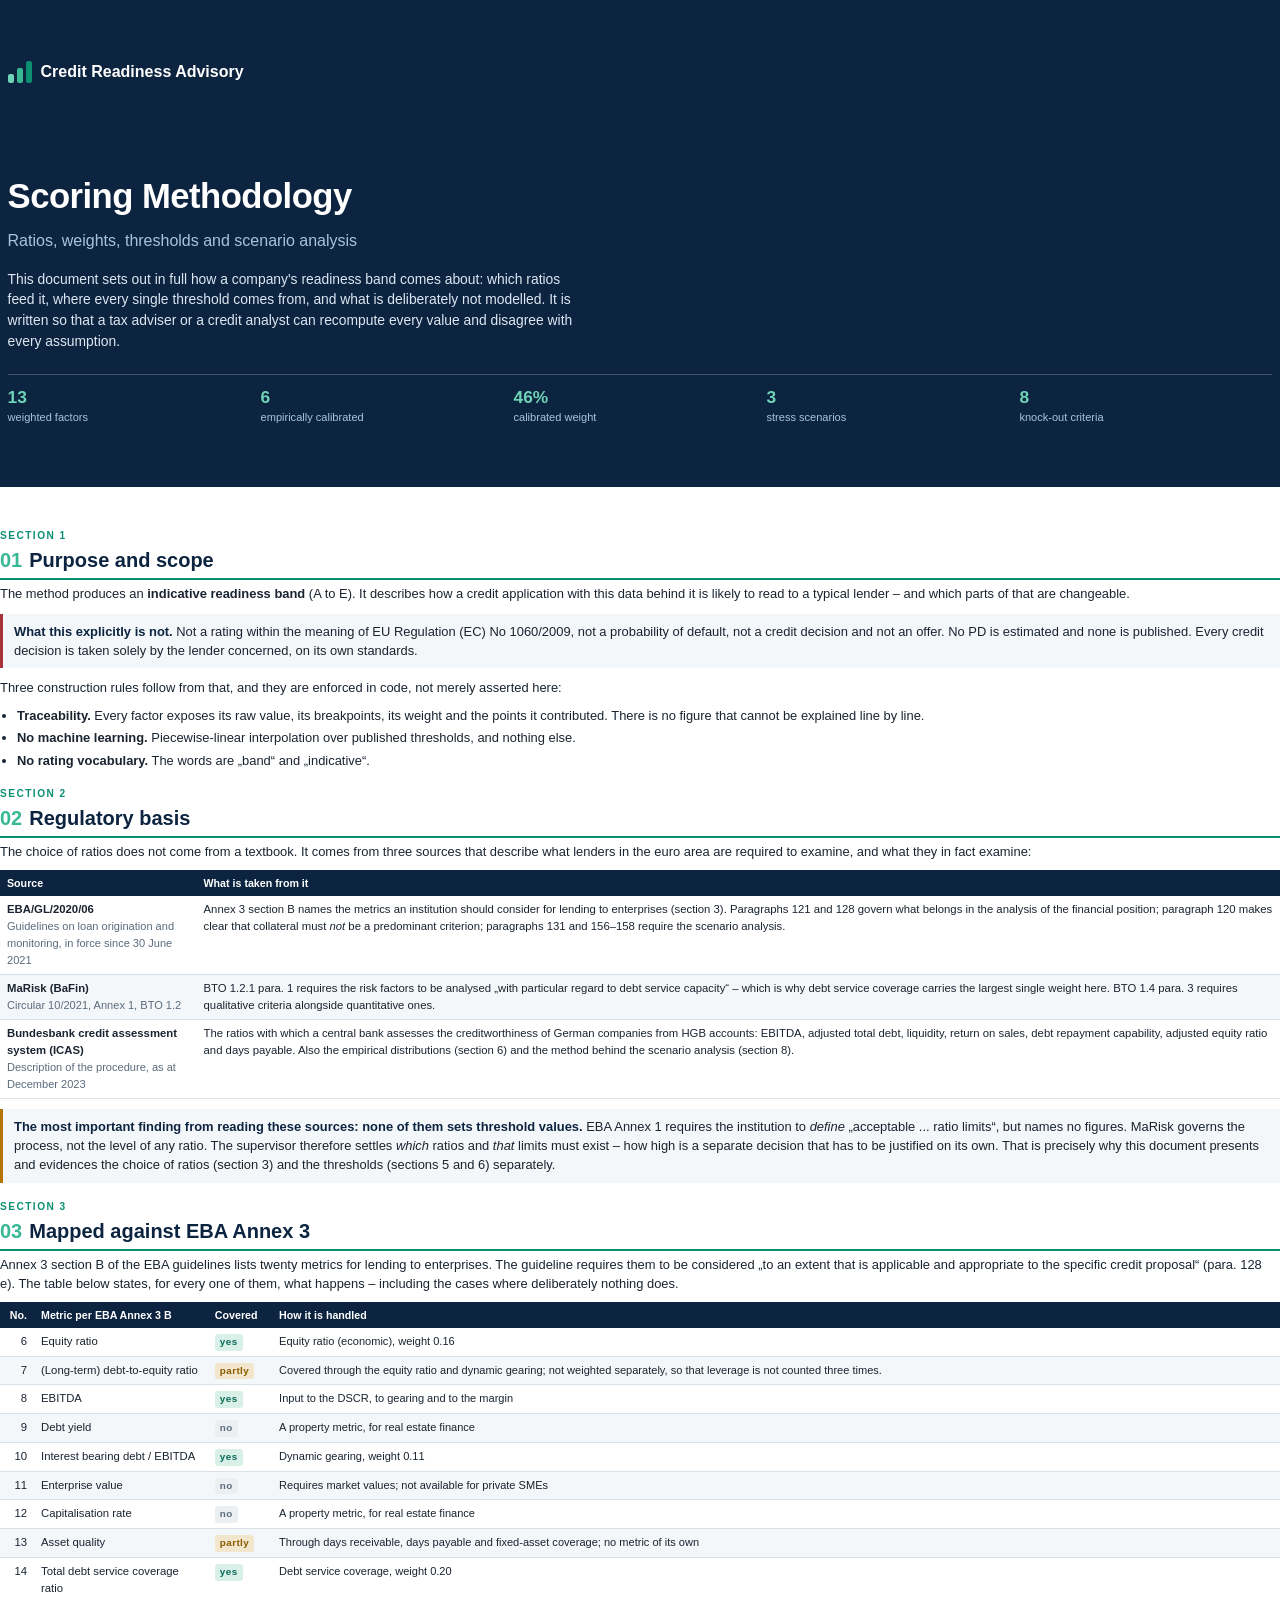
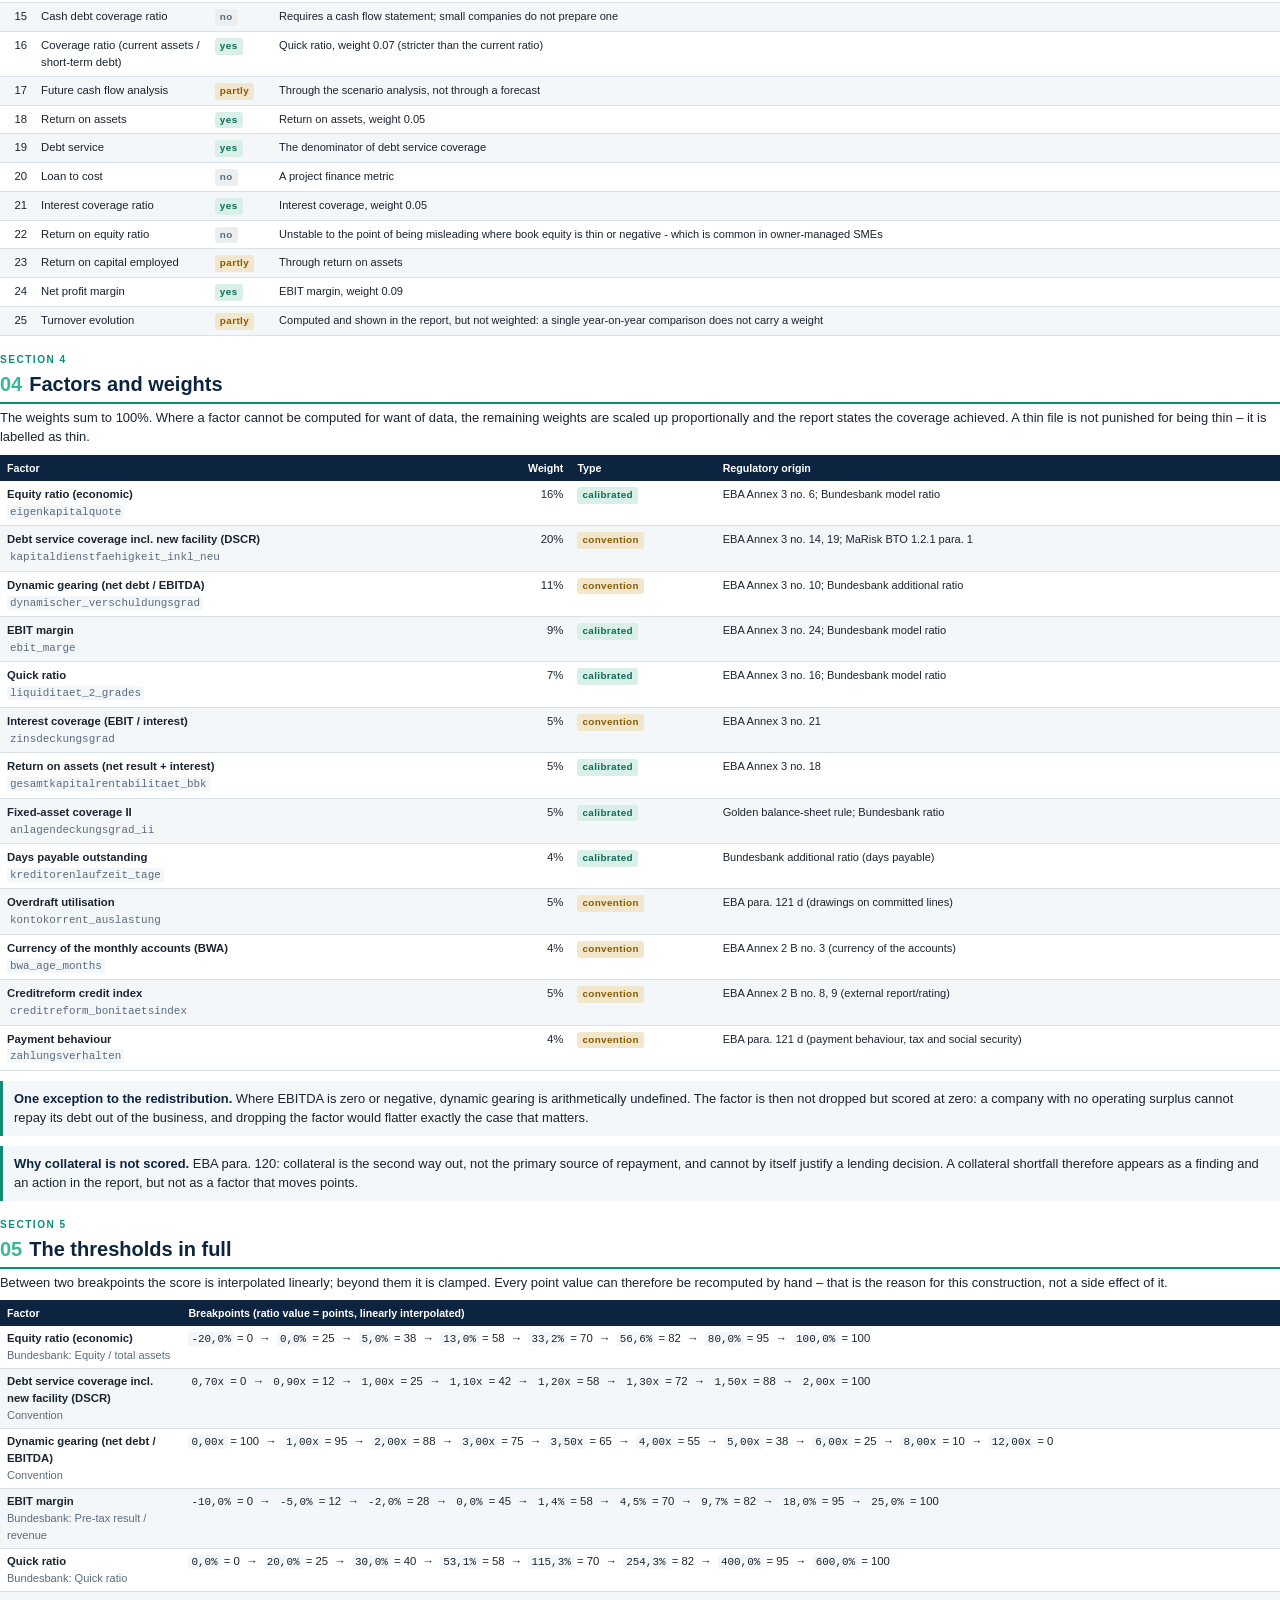
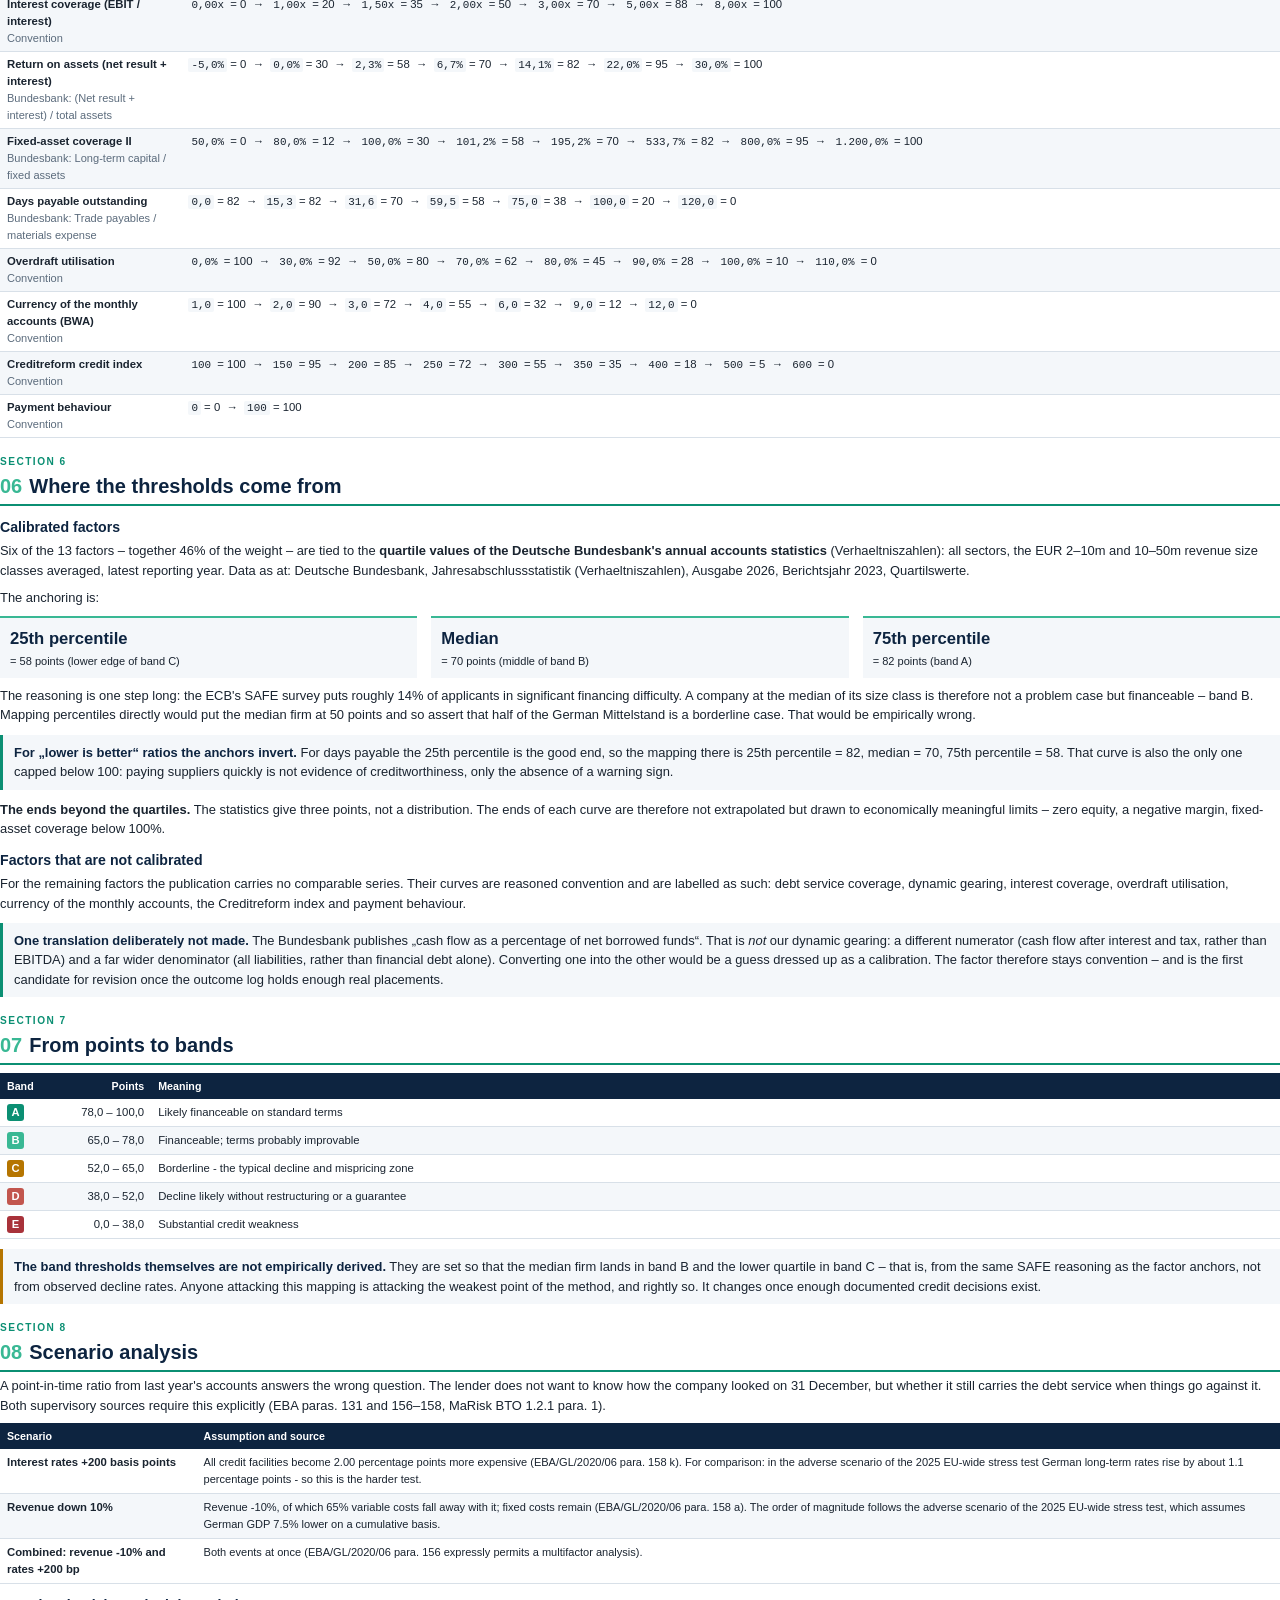
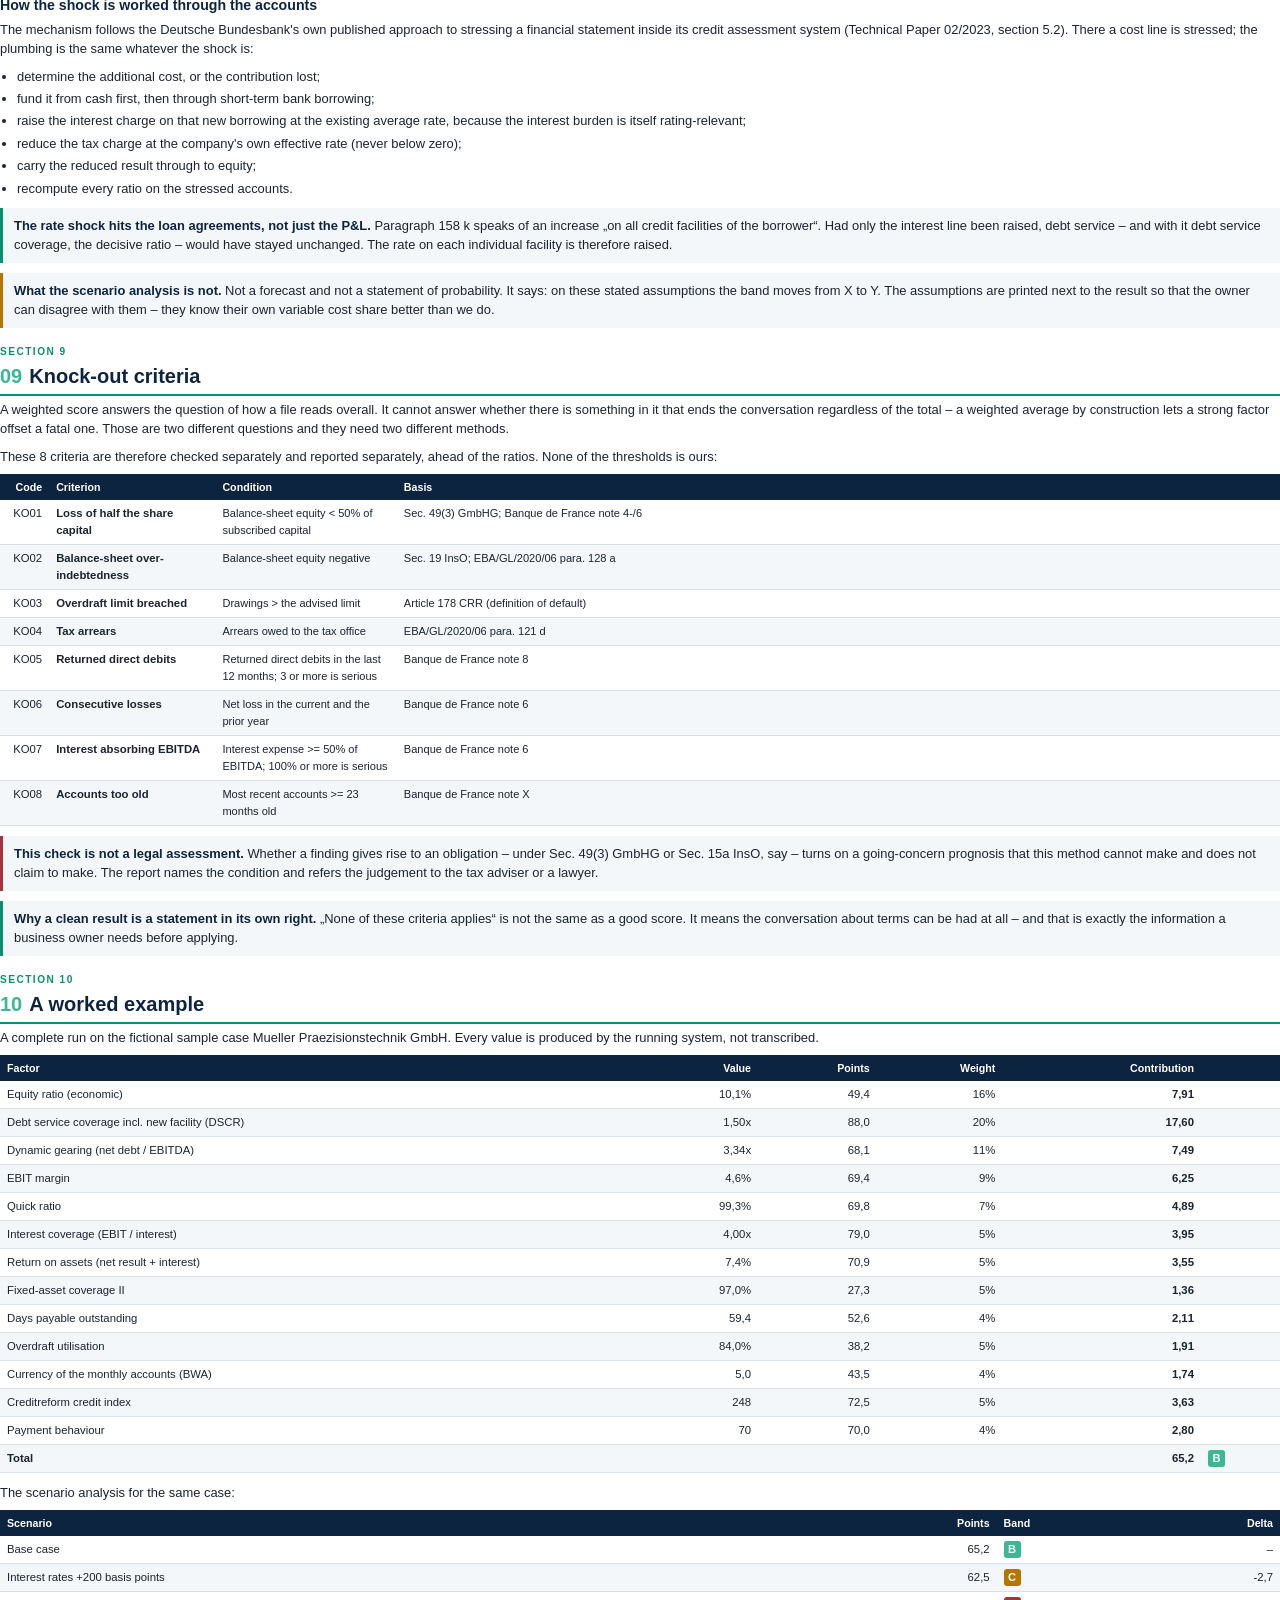
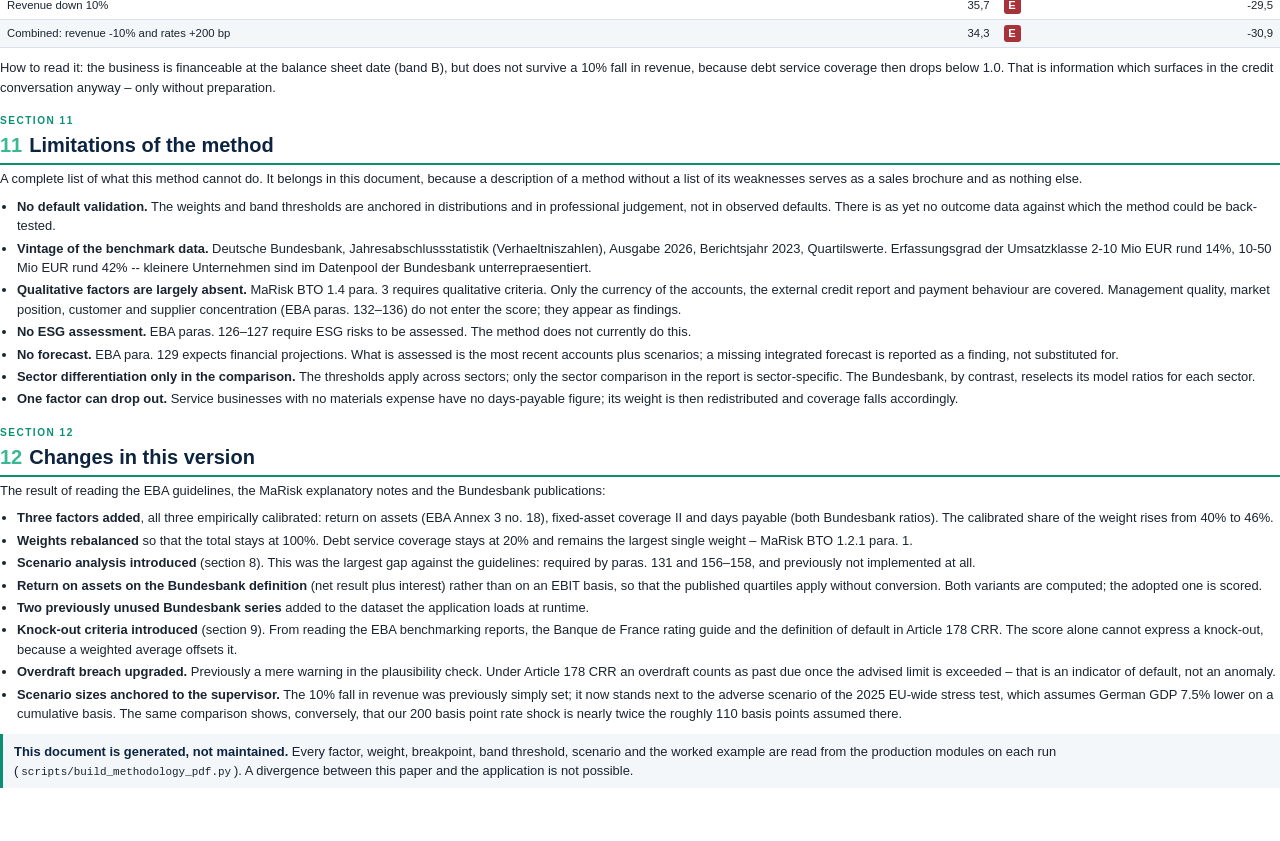
<file: docs/methodik/scoring-methodology-en.html>
<!doctype html>
<html lang="en">
<head>
<meta charset="utf-8">
<title>Scoring Methodology &mdash; Credit Readiness Advisory</title>
<style>
:root{
  --navy:#0d2440; --green:#0b8f73; --green-l:#39b894; --ink:#1a2430;
  --muted:#5b6b7c; --line:#d8e0e8; --bg-soft:#f4f7fa; --amber:#b57500; --red:#a8323a;
}
*{box-sizing:border-box}
html{-webkit-print-color-adjust:exact; print-color-adjust:exact}
body{font-family:"Segoe UI","Helvetica Neue",Arial,sans-serif;
     color:var(--ink); font-size:9.7pt; line-height:1.5; margin:0}
h1,h2,h3{margin:0; line-height:1.25; color:var(--navy)}
p{margin:0 0 8px}
small{font-size:8.3pt}
.muted{color:var(--muted)}
.cover{background:var(--navy); color:#fff; padding:30mm 16mm 16mm; margin:-14mm -14mm 10mm}
.cover h1{color:#fff; font-size:26pt; letter-spacing:-.4pt; margin-bottom:10px}
.cover .sub{color:#a9c2dc; font-size:12pt; margin-bottom:16px}
.cover .lede{color:#dce7f2; font-size:10.4pt; max-width:150mm}
.logo{display:flex; align-items:center; gap:9px; margin-bottom:24mm}
.logo .bars{display:flex; align-items:flex-end; gap:3px; height:22px}
.logo .bars i{display:block; width:6px; border-radius:2px}
.logo .bars i:nth-child(1){height:9px;  background:#6fd3b7}
.logo .bars i:nth-child(2){height:15px; background:#39b894}
.logo .bars i:nth-child(3){height:22px; background:#0b8f73}
.logo span{color:#fff; font-weight:600; font-size:12pt}
.factbar{display:flex; border-top:1px solid rgba(255,255,255,.22);
         padding-top:12px; margin-top:22px}
.factbar div{flex:1; padding-right:10px}
.factbar b{display:block; color:#6fd3b7; font-size:13pt; line-height:1.2}
.factbar small{color:#a9c2dc}
.eyebrow{display:inline-block; font-size:7.6pt; font-weight:700; letter-spacing:1.1pt;
         text-transform:uppercase; color:var(--green); margin-bottom:5px}
h2{font-size:15pt; margin-bottom:4px; padding-bottom:5px; border-bottom:2px solid var(--green)}
h2 .n{color:var(--green-l); font-weight:700; margin-right:7px}
h3{font-size:10.6pt; margin:13px 0 5px}
section{margin-bottom:13px}
table{width:100%; border-collapse:collapse; margin:8px 0 10px; font-size:8.5pt}
th{text-align:left; background:var(--navy); color:#fff; font-weight:600;
   padding:5px 7px; font-size:8pt}
td{padding:5px 7px; border-bottom:1px solid var(--line); vertical-align:top}
table.thresholds td{padding:4px 7px}
tr:nth-child(even) td{background:var(--bg-soft)}
tr{page-break-inside:avoid}
thead{display:table-header-group}
td.num,th.num{text-align:right; font-variant-numeric:tabular-nums; white-space:nowrap}
code{font-family:"Cascadia Mono",Consolas,monospace; font-size:8.2pt;
     background:var(--bg-soft); padding:1px 3px; border-radius:2px}
th code{background:rgba(255,255,255,.16); color:#fff}
.note{background:var(--bg-soft); border-left:3px solid var(--green);
      padding:8px 11px; margin:10px 0; page-break-inside:avoid}
.note.warn{border-left-color:var(--amber)}
.note.stop{border-left-color:var(--red)}
.note b{color:var(--navy)}
.tag{display:inline-block; font-size:7.4pt; font-weight:700; padding:1px 5px;
     border-radius:3px; letter-spacing:.3pt}
.tag.cal{background:#d9f0e9; color:#0b6b57}
.tag.con{background:#f2e6cc; color:#8a5a00}
.tag.yes{background:#d9f0e9; color:#0b6b57}
.tag.part{background:#f2e6cc; color:#8a5a00}
.tag.no{background:#eceff2; color:#5b6b7c}
.band{display:inline-block; width:17px; height:17px; line-height:17px; text-align:center;
      border-radius:3px; color:#fff; font-weight:700; font-size:8.4pt}
.band.A{background:#0b8f73} .band.B{background:#39b894} .band.C{background:#b57500}
.band.D{background:#c2564e} .band.E{background:#a8323a}
.pagebreak{page-break-before:always}
ul{margin:4px 0 8px; padding-left:17px}
li{margin-bottom:3px}
.kv{display:flex; gap:14px; flex-wrap:wrap; margin:8px 0}
.kv div{flex:1; min-width:52mm; background:var(--bg-soft); padding:8px 10px;
        border-top:2px solid var(--green-l)}
.kv b{display:block; font-size:12.5pt; color:var(--navy)}
</style>
</head>
<body>

<div class="cover">
  <div class="logo"><div class="bars"><i></i><i></i><i></i></div><span>Credit Readiness Advisory</span></div>
  <h1>Scoring Methodology</h1>
  <div class="sub">Ratios, weights, thresholds and scenario analysis</div>
  <div class="lede">This document sets out in full how a company's readiness band comes about: which ratios feed it, where every single threshold comes from, and what is deliberately not modelled. It is written so that a tax adviser or a credit analyst can recompute every value and disagree with every assumption.</div>
  <div class="factbar">
    <div><b>13</b><small>weighted factors</small></div>
    <div><b>6</b><small>empirically calibrated</small></div>
    <div><b>46%</b><small>calibrated weight</small></div>
    <div><b>3</b><small>stress scenarios</small></div>
    <div><b>8</b><small>knock-out criteria</small></div>
  </div>
</div>

<section>
  <span class="eyebrow">Section 1</span>
  <h2><span class="n">01</span>Purpose and scope</h2>
  
  <p>The method produces an <b>indicative readiness band</b> (A to E). It
  describes how a credit application with this data behind it is likely to read
  to a typical lender &ndash; and which parts of that are changeable.</p>
  <div class="note stop">
    <b>What this explicitly is not.</b> Not a rating within the meaning of EU
    Regulation (EC) No 1060/2009, not a probability of default, not a credit
    decision and not an offer. No PD is estimated and none is published. Every
    credit decision is taken solely by the lender concerned, on its own
    standards.
  </div>
  <p>Three construction rules follow from that, and they are enforced in code,
  not merely asserted here:</p>
  <ul>
    <li><b>Traceability.</b> Every factor exposes its raw value, its
    breakpoints, its weight and the points it contributed. There is no figure
    that cannot be explained line by line.</li>
    <li><b>No machine learning.</b> Piecewise-linear interpolation over
    published thresholds, and nothing else.</li>
    <li><b>No rating vocabulary.</b> The words are &bdquo;band&ldquo; and
    &bdquo;indicative&ldquo;.</li>
  </ul>
</section>

<section>
  <span class="eyebrow">Section 2</span>
  <h2><span class="n">02</span>Regulatory basis</h2>
  <p>The choice of ratios does not come from a textbook. It comes from
  three sources that describe what lenders in the euro area are required to
  examine, and what they in fact examine:</p>
  <table><thead><tr><th style="width:52mm">Source</th><th>What is taken from it</th></tr></thead><tbody><tr><td><b>EBA/GL/2020/06</b><br><small class="muted">Guidelines on loan origination and monitoring, in force since 30 June 2021</small></td><td>Annex 3 section B names the metrics an institution should consider for
        lending to enterprises (section 3). Paragraphs 121 and 128 govern what
        belongs in the analysis of the financial position; paragraph 120 makes
        clear that collateral must <i>not</i> be a predominant criterion;
        paragraphs 131 and 156&ndash;158 require the scenario analysis.</td></tr><tr><td><b>MaRisk (BaFin)</b><br><small class="muted">Circular 10/2021, Annex 1, BTO 1.2</small></td><td>BTO 1.2.1 para. 1 requires the risk factors to be analysed
        &bdquo;with particular regard to debt service capacity&ldquo; &ndash;
        which is why debt service coverage carries the largest single weight
        here. BTO 1.4 para. 3 requires qualitative criteria alongside
        quantitative ones.</td></tr><tr><td><b>Bundesbank credit assessment system (ICAS)</b><br><small class="muted">Description of the procedure, as at December 2023</small></td><td>The ratios with which a central bank assesses the creditworthiness of
        German companies from HGB accounts: EBITDA, adjusted total debt,
        liquidity, return on sales, debt repayment capability, adjusted equity
        ratio and days payable. Also the empirical distributions (section 6)
        and the method behind the scenario analysis (section 8).</td></tr></tbody></table>
  <div class="note warn">
    <b>The most important finding from reading these sources: none of them sets
    threshold values.</b>
    EBA Annex 1 requires the institution to <i>define</i> &bdquo;acceptable ...
    ratio limits&ldquo;, but names no figures. MaRisk governs the process, not
    the level of any ratio. The supervisor therefore settles <i>which</i> ratios
    and <i>that</i> limits must exist &ndash; how high is a separate decision
    that has to be justified on its own. That is precisely why this document
    presents and evidences the choice of ratios (section 3) and the thresholds
    (sections 5 and 6) separately.</div>
</section>

<section class="pagebreak">
  <span class="eyebrow">Section 3</span>
  <h2><span class="n">03</span>Mapped against EBA Annex 3</h2>
  <p>Annex 3 section B of the EBA guidelines lists twenty metrics for
  lending to enterprises. The guideline requires them to be considered
  &bdquo;to an extent that is applicable and appropriate to the specific credit
  proposal&ldquo; (para. 128 e). The table below states, for every one of them,
  what happens &ndash; including the cases where deliberately nothing does.</p>
  <table><thead><tr><th class='num' style='width:9mm'>No.</th><th style='width:46mm'>Metric per EBA Annex 3 B</th><th style='width:17mm'>Covered</th><th>How it is handled</th></tr></thead><tbody><tr><td class='num'>6</td><td>Equity ratio</td><td><span class='tag yes'>yes</span></td><td><small>Equity ratio (economic), weight 0.16</small></td></tr><tr><td class='num'>7</td><td>(Long-term) debt-to-equity ratio</td><td><span class='tag part'>partly</span></td><td><small>Covered through the equity ratio and dynamic gearing; not weighted separately, so that leverage is not counted three times.</small></td></tr><tr><td class='num'>8</td><td>EBITDA</td><td><span class='tag yes'>yes</span></td><td><small>Input to the DSCR, to gearing and to the margin</small></td></tr><tr><td class='num'>9</td><td>Debt yield</td><td><span class='tag no'>no</span></td><td><small>A property metric, for real estate finance</small></td></tr><tr><td class='num'>10</td><td>Interest bearing debt / EBITDA</td><td><span class='tag yes'>yes</span></td><td><small>Dynamic gearing, weight 0.11</small></td></tr><tr><td class='num'>11</td><td>Enterprise value</td><td><span class='tag no'>no</span></td><td><small>Requires market values; not available for private SMEs</small></td></tr><tr><td class='num'>12</td><td>Capitalisation rate</td><td><span class='tag no'>no</span></td><td><small>A property metric, for real estate finance</small></td></tr><tr><td class='num'>13</td><td>Asset quality</td><td><span class='tag part'>partly</span></td><td><small>Through days receivable, days payable and fixed-asset coverage; no metric of its own</small></td></tr><tr><td class='num'>14</td><td>Total debt service coverage ratio</td><td><span class='tag yes'>yes</span></td><td><small>Debt service coverage, weight 0.20</small></td></tr><tr><td class='num'>15</td><td>Cash debt coverage ratio</td><td><span class='tag no'>no</span></td><td><small>Requires a cash flow statement; small companies do not prepare one</small></td></tr><tr><td class='num'>16</td><td>Coverage ratio (current assets / short-term debt)</td><td><span class='tag yes'>yes</span></td><td><small>Quick ratio, weight 0.07 (stricter than the current ratio)</small></td></tr><tr><td class='num'>17</td><td>Future cash flow analysis</td><td><span class='tag part'>partly</span></td><td><small>Through the scenario analysis, not through a forecast</small></td></tr><tr><td class='num'>18</td><td>Return on assets</td><td><span class='tag yes'>yes</span></td><td><small>Return on assets, weight 0.05</small></td></tr><tr><td class='num'>19</td><td>Debt service</td><td><span class='tag yes'>yes</span></td><td><small>The denominator of debt service coverage</small></td></tr><tr><td class='num'>20</td><td>Loan to cost</td><td><span class='tag no'>no</span></td><td><small>A project finance metric</small></td></tr><tr><td class='num'>21</td><td>Interest coverage ratio</td><td><span class='tag yes'>yes</span></td><td><small>Interest coverage, weight 0.05</small></td></tr><tr><td class='num'>22</td><td>Return on equity ratio</td><td><span class='tag no'>no</span></td><td><small>Unstable to the point of being misleading where book equity is thin or negative - which is common in owner-managed SMEs</small></td></tr><tr><td class='num'>23</td><td>Return on capital employed</td><td><span class='tag part'>partly</span></td><td><small>Through return on assets</small></td></tr><tr><td class='num'>24</td><td>Net profit margin</td><td><span class='tag yes'>yes</span></td><td><small>EBIT margin, weight 0.09</small></td></tr><tr><td class='num'>25</td><td>Turnover evolution</td><td><span class='tag part'>partly</span></td><td><small>Computed and shown in the report, but not weighted: a single year-on-year comparison does not carry a weight</small></td></tr></tbody></table>
</section>

<section class="pagebreak">
  <span class="eyebrow">Section 4</span>
  <h2><span class="n">04</span>Factors and weights</h2>
  <p>The weights sum to 100%. Where a factor cannot be computed for
  want of data, the remaining weights are scaled up proportionally and the
  report states the coverage achieved. A thin file is not punished for being
  thin &ndash; it is labelled as thin.</p>
  <table><thead><tr><th>Factor</th><th class='num'>Weight</th><th>Type</th><th>Regulatory origin</th></tr></thead><tbody><tr><td><b>Equity ratio (economic)</b><br><small class='muted'><code>eigenkapitalquote</code></small></td><td class='num'>16%</td><td><span class="tag cal">calibrated</span></td><td><small>EBA Annex 3 no. 6; Bundesbank model ratio</small></td></tr><tr><td><b>Debt service coverage incl. new facility (DSCR)</b><br><small class='muted'><code>kapitaldienstfaehigkeit_inkl_neu</code></small></td><td class='num'>20%</td><td><span class="tag con">convention</span></td><td><small>EBA Annex 3 no. 14, 19; MaRisk BTO 1.2.1 para. 1</small></td></tr><tr><td><b>Dynamic gearing (net debt / EBITDA)</b><br><small class='muted'><code>dynamischer_verschuldungsgrad</code></small></td><td class='num'>11%</td><td><span class="tag con">convention</span></td><td><small>EBA Annex 3 no. 10; Bundesbank additional ratio</small></td></tr><tr><td><b>EBIT margin</b><br><small class='muted'><code>ebit_marge</code></small></td><td class='num'>9%</td><td><span class="tag cal">calibrated</span></td><td><small>EBA Annex 3 no. 24; Bundesbank model ratio</small></td></tr><tr><td><b>Quick ratio</b><br><small class='muted'><code>liquiditaet_2_grades</code></small></td><td class='num'>7%</td><td><span class="tag cal">calibrated</span></td><td><small>EBA Annex 3 no. 16; Bundesbank model ratio</small></td></tr><tr><td><b>Interest coverage (EBIT / interest)</b><br><small class='muted'><code>zinsdeckungsgrad</code></small></td><td class='num'>5%</td><td><span class="tag con">convention</span></td><td><small>EBA Annex 3 no. 21</small></td></tr><tr><td><b>Return on assets (net result + interest)</b><br><small class='muted'><code>gesamtkapitalrentabilitaet_bbk</code></small></td><td class='num'>5%</td><td><span class="tag cal">calibrated</span></td><td><small>EBA Annex 3 no. 18</small></td></tr><tr><td><b>Fixed-asset coverage II</b><br><small class='muted'><code>anlagendeckungsgrad_ii</code></small></td><td class='num'>5%</td><td><span class="tag cal">calibrated</span></td><td><small>Golden balance-sheet rule; Bundesbank ratio</small></td></tr><tr><td><b>Days payable outstanding</b><br><small class='muted'><code>kreditorenlaufzeit_tage</code></small></td><td class='num'>4%</td><td><span class="tag cal">calibrated</span></td><td><small>Bundesbank additional ratio (days payable)</small></td></tr><tr><td><b>Overdraft utilisation</b><br><small class='muted'><code>kontokorrent_auslastung</code></small></td><td class='num'>5%</td><td><span class="tag con">convention</span></td><td><small>EBA para. 121 d (drawings on committed lines)</small></td></tr><tr><td><b>Currency of the monthly accounts (BWA)</b><br><small class='muted'><code>bwa_age_months</code></small></td><td class='num'>4%</td><td><span class="tag con">convention</span></td><td><small>EBA Annex 2 B no. 3 (currency of the accounts)</small></td></tr><tr><td><b>Creditreform credit index</b><br><small class='muted'><code>creditreform_bonitaetsindex</code></small></td><td class='num'>5%</td><td><span class="tag con">convention</span></td><td><small>EBA Annex 2 B no. 8, 9 (external report/rating)</small></td></tr><tr><td><b>Payment behaviour</b><br><small class='muted'><code>zahlungsverhalten</code></small></td><td class='num'>4%</td><td><span class="tag con">convention</span></td><td><small>EBA para. 121 d (payment behaviour, tax and social security)</small></td></tr></tbody></table>
  <div class="note ">
    <b>One exception to the redistribution.</b> Where EBITDA is zero or
    negative, dynamic gearing is arithmetically undefined. The factor is then
    not dropped but scored at zero: a company with no operating surplus cannot
    repay its debt out of the business, and dropping the factor would flatter
    exactly the case that matters.</div>
  <div class="note ">
    <b>Why collateral is not scored.</b> EBA para. 120: collateral is the
    second way out, not the primary source of repayment, and cannot by itself
    justify a lending decision. A collateral shortfall therefore appears as a
    finding and an action in the report, but not as a factor that moves
    points.</div>
</section>

<section class="pagebreak">
  <span class="eyebrow">Section 5</span>
  <h2><span class="n">05</span>The thresholds in full</h2>
  <p>Between two breakpoints the score is interpolated linearly; beyond
  them it is clamped. Every point value can therefore be recomputed by hand
  &ndash; that is the reason for this construction, not a side effect of it.</p>
  <table class='thresholds'><thead><tr><th style='width:48mm'>Factor</th><th>Breakpoints (ratio value = points, linearly interpolated)</th></tr></thead><tbody><tr><td><b>Equity ratio (economic)</b><br><small class='muted'>Bundesbank: Equity / total assets</small></td><td><code>-20,0%</code> = 0 &nbsp;&rarr;&nbsp; <code>0,0%</code> = 25 &nbsp;&rarr;&nbsp; <code>5,0%</code> = 38 &nbsp;&rarr;&nbsp; <code>13,0%</code> = 58 &nbsp;&rarr;&nbsp; <code>33,2%</code> = 70 &nbsp;&rarr;&nbsp; <code>56,6%</code> = 82 &nbsp;&rarr;&nbsp; <code>80,0%</code> = 95 &nbsp;&rarr;&nbsp; <code>100,0%</code> = 100</td></tr><tr><td><b>Debt service coverage incl. new facility (DSCR)</b><br><small class='muted'>Convention</small></td><td><code>0,70x</code> = 0 &nbsp;&rarr;&nbsp; <code>0,90x</code> = 12 &nbsp;&rarr;&nbsp; <code>1,00x</code> = 25 &nbsp;&rarr;&nbsp; <code>1,10x</code> = 42 &nbsp;&rarr;&nbsp; <code>1,20x</code> = 58 &nbsp;&rarr;&nbsp; <code>1,30x</code> = 72 &nbsp;&rarr;&nbsp; <code>1,50x</code> = 88 &nbsp;&rarr;&nbsp; <code>2,00x</code> = 100</td></tr><tr><td><b>Dynamic gearing (net debt / EBITDA)</b><br><small class='muted'>Convention</small></td><td><code>0,00x</code> = 100 &nbsp;&rarr;&nbsp; <code>1,00x</code> = 95 &nbsp;&rarr;&nbsp; <code>2,00x</code> = 88 &nbsp;&rarr;&nbsp; <code>3,00x</code> = 75 &nbsp;&rarr;&nbsp; <code>3,50x</code> = 65 &nbsp;&rarr;&nbsp; <code>4,00x</code> = 55 &nbsp;&rarr;&nbsp; <code>5,00x</code> = 38 &nbsp;&rarr;&nbsp; <code>6,00x</code> = 25 &nbsp;&rarr;&nbsp; <code>8,00x</code> = 10 &nbsp;&rarr;&nbsp; <code>12,00x</code> = 0</td></tr><tr><td><b>EBIT margin</b><br><small class='muted'>Bundesbank: Pre-tax result / revenue</small></td><td><code>-10,0%</code> = 0 &nbsp;&rarr;&nbsp; <code>-5,0%</code> = 12 &nbsp;&rarr;&nbsp; <code>-2,0%</code> = 28 &nbsp;&rarr;&nbsp; <code>0,0%</code> = 45 &nbsp;&rarr;&nbsp; <code>1,4%</code> = 58 &nbsp;&rarr;&nbsp; <code>4,5%</code> = 70 &nbsp;&rarr;&nbsp; <code>9,7%</code> = 82 &nbsp;&rarr;&nbsp; <code>18,0%</code> = 95 &nbsp;&rarr;&nbsp; <code>25,0%</code> = 100</td></tr><tr><td><b>Quick ratio</b><br><small class='muted'>Bundesbank: Quick ratio</small></td><td><code>0,0%</code> = 0 &nbsp;&rarr;&nbsp; <code>20,0%</code> = 25 &nbsp;&rarr;&nbsp; <code>30,0%</code> = 40 &nbsp;&rarr;&nbsp; <code>53,1%</code> = 58 &nbsp;&rarr;&nbsp; <code>115,3%</code> = 70 &nbsp;&rarr;&nbsp; <code>254,3%</code> = 82 &nbsp;&rarr;&nbsp; <code>400,0%</code> = 95 &nbsp;&rarr;&nbsp; <code>600,0%</code> = 100</td></tr><tr><td><b>Interest coverage (EBIT / interest)</b><br><small class='muted'>Convention</small></td><td><code>0,00x</code> = 0 &nbsp;&rarr;&nbsp; <code>1,00x</code> = 20 &nbsp;&rarr;&nbsp; <code>1,50x</code> = 35 &nbsp;&rarr;&nbsp; <code>2,00x</code> = 50 &nbsp;&rarr;&nbsp; <code>3,00x</code> = 70 &nbsp;&rarr;&nbsp; <code>5,00x</code> = 88 &nbsp;&rarr;&nbsp; <code>8,00x</code> = 100</td></tr><tr><td><b>Return on assets (net result + interest)</b><br><small class='muted'>Bundesbank: (Net result + interest) / total assets</small></td><td><code>-5,0%</code> = 0 &nbsp;&rarr;&nbsp; <code>0,0%</code> = 30 &nbsp;&rarr;&nbsp; <code>2,3%</code> = 58 &nbsp;&rarr;&nbsp; <code>6,7%</code> = 70 &nbsp;&rarr;&nbsp; <code>14,1%</code> = 82 &nbsp;&rarr;&nbsp; <code>22,0%</code> = 95 &nbsp;&rarr;&nbsp; <code>30,0%</code> = 100</td></tr><tr><td><b>Fixed-asset coverage II</b><br><small class='muted'>Bundesbank: Long-term capital / fixed assets</small></td><td><code>50,0%</code> = 0 &nbsp;&rarr;&nbsp; <code>80,0%</code> = 12 &nbsp;&rarr;&nbsp; <code>100,0%</code> = 30 &nbsp;&rarr;&nbsp; <code>101,2%</code> = 58 &nbsp;&rarr;&nbsp; <code>195,2%</code> = 70 &nbsp;&rarr;&nbsp; <code>533,7%</code> = 82 &nbsp;&rarr;&nbsp; <code>800,0%</code> = 95 &nbsp;&rarr;&nbsp; <code>1.200,0%</code> = 100</td></tr><tr><td><b>Days payable outstanding</b><br><small class='muted'>Bundesbank: Trade payables / materials expense</small></td><td><code>0,0</code> = 82 &nbsp;&rarr;&nbsp; <code>15,3</code> = 82 &nbsp;&rarr;&nbsp; <code>31,6</code> = 70 &nbsp;&rarr;&nbsp; <code>59,5</code> = 58 &nbsp;&rarr;&nbsp; <code>75,0</code> = 38 &nbsp;&rarr;&nbsp; <code>100,0</code> = 20 &nbsp;&rarr;&nbsp; <code>120,0</code> = 0</td></tr><tr><td><b>Overdraft utilisation</b><br><small class='muted'>Convention</small></td><td><code>0,0%</code> = 100 &nbsp;&rarr;&nbsp; <code>30,0%</code> = 92 &nbsp;&rarr;&nbsp; <code>50,0%</code> = 80 &nbsp;&rarr;&nbsp; <code>70,0%</code> = 62 &nbsp;&rarr;&nbsp; <code>80,0%</code> = 45 &nbsp;&rarr;&nbsp; <code>90,0%</code> = 28 &nbsp;&rarr;&nbsp; <code>100,0%</code> = 10 &nbsp;&rarr;&nbsp; <code>110,0%</code> = 0</td></tr><tr><td><b>Currency of the monthly accounts (BWA)</b><br><small class='muted'>Convention</small></td><td><code>1,0</code> = 100 &nbsp;&rarr;&nbsp; <code>2,0</code> = 90 &nbsp;&rarr;&nbsp; <code>3,0</code> = 72 &nbsp;&rarr;&nbsp; <code>4,0</code> = 55 &nbsp;&rarr;&nbsp; <code>6,0</code> = 32 &nbsp;&rarr;&nbsp; <code>9,0</code> = 12 &nbsp;&rarr;&nbsp; <code>12,0</code> = 0</td></tr><tr><td><b>Creditreform credit index</b><br><small class='muted'>Convention</small></td><td><code>100</code> = 100 &nbsp;&rarr;&nbsp; <code>150</code> = 95 &nbsp;&rarr;&nbsp; <code>200</code> = 85 &nbsp;&rarr;&nbsp; <code>250</code> = 72 &nbsp;&rarr;&nbsp; <code>300</code> = 55 &nbsp;&rarr;&nbsp; <code>350</code> = 35 &nbsp;&rarr;&nbsp; <code>400</code> = 18 &nbsp;&rarr;&nbsp; <code>500</code> = 5 &nbsp;&rarr;&nbsp; <code>600</code> = 0</td></tr><tr><td><b>Payment behaviour</b><br><small class='muted'>Convention</small></td><td><code>0</code> = 0 &nbsp;&rarr;&nbsp; <code>100</code> = 100</td></tr></tbody></table>
</section>

<section class="pagebreak">
  <span class="eyebrow">Section 6</span>
  <h2><span class="n">06</span>Where the thresholds come from</h2>
  <h3>Calibrated factors</h3>
  <p>Six of the 13 factors &ndash; together 46% of the
  weight &ndash; are tied to the <b>quartile values of the Deutsche Bundesbank's
  annual accounts statistics</b> (Verhaeltniszahlen): all sectors, the
  EUR 2&ndash;10m and 10&ndash;50m revenue size classes averaged, latest
  reporting year. Data as at: Deutsche Bundesbank, Jahresabschlussstatistik (Verhaeltniszahlen), Ausgabe 2026, Berichtsjahr 2023, Quartilswerte.</p>
  <p>The anchoring is:</p>
  <div class="kv"><div><b>25th percentile</b><small>= 58 points (lower edge of band C)</small></div><div><b>Median</b><small>= 70 points (middle of band B)</small></div><div><b>75th percentile</b><small>= 82 points (band A)</small></div></div>
  <p>The reasoning is one step long: the ECB's SAFE survey puts roughly
  14% of applicants in significant financing difficulty. A company at the median
  of its size class is therefore not a problem case but financeable &ndash; band
  B. Mapping percentiles directly would put the median firm at 50 points and so
  assert that half of the German Mittelstand is a borderline case. That would be
  empirically wrong.</p>
  <div class="note ">
    <b>For &bdquo;lower is better&ldquo; ratios the anchors invert.</b> For days
    payable the 25th percentile is the good end, so the mapping there is 25th
    percentile = 82, median = 70, 75th percentile = 58. That curve is also the
    only one capped below 100: paying suppliers quickly is not evidence of
    creditworthiness, only the absence of a warning sign.</div>
  <p><b>The ends beyond the quartiles.</b> The statistics give three points,
  not a distribution. The ends of each curve are therefore not extrapolated but
  drawn to economically meaningful limits &ndash; zero equity, a negative
  margin, fixed-asset coverage below 100%.</p>
  <h3>Factors that are not calibrated</h3>
  <p>For the remaining factors the publication carries no comparable
  series. Their curves are reasoned convention and are labelled as such: debt
  service coverage, dynamic gearing, interest coverage, overdraft utilisation,
  currency of the monthly accounts, the Creditreform index and payment
  behaviour.</p>
  <div class="note ">
    <b>One translation deliberately not made.</b> The Bundesbank publishes
    &bdquo;cash flow as a percentage of net borrowed funds&ldquo;. That is
    <i>not</i> our dynamic gearing: a different numerator (cash flow after
    interest and tax, rather than EBITDA) and a far wider denominator (all
    liabilities, rather than financial debt alone). Converting one into the
    other would be a guess dressed up as a calibration. The factor therefore
    stays convention &ndash; and is the first candidate for revision once the
    outcome log holds enough real placements.</div>
</section>

<section class="pagebreak">
  <span class="eyebrow">Section 7</span>
  <h2><span class="n">07</span>From points to bands</h2>
  <table><thead><tr><th style='width:14mm'>Band</th><th class='num' style='width:26mm'>Points</th><th>Meaning</th></tr></thead><tbody><tr><td><span class='band A'>A</span></td><td class='num'>78,0 &ndash; 100,0</td><td>Likely financeable on standard terms</td></tr><tr><td><span class='band B'>B</span></td><td class='num'>65,0 &ndash; 78,0</td><td>Financeable; terms probably improvable</td></tr><tr><td><span class='band C'>C</span></td><td class='num'>52,0 &ndash; 65,0</td><td>Borderline - the typical decline and mispricing zone</td></tr><tr><td><span class='band D'>D</span></td><td class='num'>38,0 &ndash; 52,0</td><td>Decline likely without restructuring or a guarantee</td></tr><tr><td><span class='band E'>E</span></td><td class='num'>0,0 &ndash; 38,0</td><td>Substantial credit weakness</td></tr></tbody></table>
  <div class="note warn">
    <b>The band thresholds themselves are not empirically derived.</b> They are
    set so that the median firm lands in band B and the lower quartile in band C
    &ndash; that is, from the same SAFE reasoning as the factor anchors, not
    from observed decline rates. Anyone attacking this mapping is attacking the
    weakest point of the method, and rightly so. It changes once enough
    documented credit decisions exist.</div>
</section>

<section>
  <span class="eyebrow">Section 8</span>
  <h2><span class="n">08</span>Scenario analysis</h2>
  <p>A point-in-time ratio from last year's accounts answers the wrong
  question. The lender does not want to know how the company looked on 31
  December, but whether it still carries the debt service when things go
  against it. Both supervisory sources require this explicitly (EBA paras. 131
  and 156&ndash;158, MaRisk BTO 1.2.1 para. 1).</p>
  <table><thead><tr><th style='width:52mm'>Scenario</th><th>Assumption and source</th></tr></thead><tbody><tr><td><b>Interest rates +200 basis points</b></td><td><small>All credit facilities become 2.00 percentage points more expensive (EBA/GL/2020/06 para. 158 k). For comparison: in the adverse scenario of the 2025 EU-wide stress test German long-term rates rise by about 1.1 percentage points - so this is the harder test.</small></td></tr><tr><td><b>Revenue down 10%</b></td><td><small>Revenue -10%, of which 65% variable costs fall away with it; fixed costs remain (EBA/GL/2020/06 para. 158 a). The order of magnitude follows the adverse scenario of the 2025 EU-wide stress test, which assumes German GDP 7.5% lower on a cumulative basis.</small></td></tr><tr><td><b>Combined: revenue -10% and rates +200 bp</b></td><td><small>Both events at once (EBA/GL/2020/06 para. 156 expressly permits a multifactor analysis).</small></td></tr></tbody></table>
  <h3>How the shock is worked through the accounts</h3>
  <p>The mechanism follows the Deutsche Bundesbank's own published approach
  to stressing a financial statement inside its credit assessment system
  (Technical Paper 02/2023, section 5.2). There a cost line is stressed; the
  plumbing is the same whatever the shock is:</p>
  <ul>
    <li>determine the additional cost, or the contribution lost;</li>
    <li>fund it from cash first, then through short-term bank borrowing;</li>
    <li>raise the interest charge on that new borrowing at the existing average
      rate, because the interest burden is itself rating-relevant;</li>
    <li>reduce the tax charge at the company's own effective rate (never below
      zero);</li>
    <li>carry the reduced result through to equity;</li>
    <li>recompute every ratio on the stressed accounts.</li>
  </ul>
  <div class="note ">
    <b>The rate shock hits the loan agreements, not just the P&amp;L.</b>
    Paragraph 158 k speaks of an increase &bdquo;on all credit facilities of the
    borrower&ldquo;. Had only the interest line been raised, debt service
    &ndash; and with it debt service coverage, the decisive ratio &ndash; would
    have stayed unchanged. The rate on each individual facility is therefore
    raised.</div>
  <div class="note warn">
    <b>What the scenario analysis is not.</b> Not a forecast and not a statement
    of probability. It says: on these stated assumptions the band moves from X
    to Y. The assumptions are printed next to the result so that the owner can
    disagree with them &ndash; they know their own variable cost share better
    than we do.</div>
</section>

<section>
  <span class="eyebrow">Section 9</span>
  <h2><span class="n">09</span>Knock-out criteria</h2>
  <p>A weighted score answers the question of how a file reads overall. It
  cannot answer whether there is something in it that ends the conversation
  regardless of the total &ndash; a weighted average by construction lets a
  strong factor offset a fatal one. Those are two different questions and they
  need two different methods.</p>
  <p>These 8 criteria are therefore checked separately and reported
  separately, ahead of the ratios. None of the thresholds is ours:</p>
  <table><thead><tr><th class='num' style='width:13mm'>Code</th><th style='width:44mm'>Criterion</th><th style='width:48mm'>Condition</th><th>Basis</th></tr></thead><tbody><tr><td class='num'>KO01</td><td><b>Loss of half the share capital</b></td><td><small>Balance-sheet equity &lt; 50% of subscribed capital</small></td><td><small>Sec. 49(3) GmbHG; Banque de France note 4-/6</small></td></tr><tr><td class='num'>KO02</td><td><b>Balance-sheet over-indebtedness</b></td><td><small>Balance-sheet equity negative</small></td><td><small>Sec. 19 InsO; EBA/GL/2020/06 para. 128 a</small></td></tr><tr><td class='num'>KO03</td><td><b>Overdraft limit breached</b></td><td><small>Drawings &gt; the advised limit</small></td><td><small>Article 178 CRR (definition of default)</small></td></tr><tr><td class='num'>KO04</td><td><b>Tax arrears</b></td><td><small>Arrears owed to the tax office</small></td><td><small>EBA/GL/2020/06 para. 121 d</small></td></tr><tr><td class='num'>KO05</td><td><b>Returned direct debits</b></td><td><small>Returned direct debits in the last 12 months; 3 or more is serious</small></td><td><small>Banque de France note 8</small></td></tr><tr><td class='num'>KO06</td><td><b>Consecutive losses</b></td><td><small>Net loss in the current and the prior year</small></td><td><small>Banque de France note 6</small></td></tr><tr><td class='num'>KO07</td><td><b>Interest absorbing EBITDA</b></td><td><small>Interest expense &gt;= 50% of EBITDA; 100% or more is serious</small></td><td><small>Banque de France note 6</small></td></tr><tr><td class='num'>KO08</td><td><b>Accounts too old</b></td><td><small>Most recent accounts &gt;= 23 months old</small></td><td><small>Banque de France note X</small></td></tr></tbody></table>
  <div class="note stop">
    <b>This check is not a legal assessment.</b> Whether a finding gives rise to
    an obligation &ndash; under Sec. 49(3) GmbHG or Sec. 15a InsO, say &ndash;
    turns on a going-concern prognosis that this method cannot make and does not
    claim to make. The report names the condition and refers the judgement to
    the tax adviser or a lawyer.</div>
  <div class="note ">
    <b>Why a clean result is a statement in its own right.</b> &bdquo;None of
    these criteria applies&ldquo; is not the same as a good score. It means the
    conversation about terms can be had at all &ndash; and that is exactly the
    information a business owner needs before applying.</div>
</section>

<section class="pagebreak">
  <span class="eyebrow">Section 10</span>
  <h2><span class="n">10</span>A worked example</h2>
  <p>A complete run on the fictional sample case Mueller
  Praezisionstechnik GmbH. Every value is produced by the running system, not
  transcribed.</p>
  <table><thead><tr><th>Factor</th><th class='num'>Value</th><th class='num'>Points</th><th class='num'>Weight</th><th class='num'>Contribution</th><th></th></tr></thead><tbody><tr><td>Equity ratio (economic)</td><td class='num'>10,1%</td><td class='num'>49,4</td><td class='num'>16%</td><td class='num'><b>7,91</b></td><td></td></tr><tr><td>Debt service coverage incl. new facility (DSCR)</td><td class='num'>1,50x</td><td class='num'>88,0</td><td class='num'>20%</td><td class='num'><b>17,60</b></td><td></td></tr><tr><td>Dynamic gearing (net debt / EBITDA)</td><td class='num'>3,34x</td><td class='num'>68,1</td><td class='num'>11%</td><td class='num'><b>7,49</b></td><td></td></tr><tr><td>EBIT margin</td><td class='num'>4,6%</td><td class='num'>69,4</td><td class='num'>9%</td><td class='num'><b>6,25</b></td><td></td></tr><tr><td>Quick ratio</td><td class='num'>99,3%</td><td class='num'>69,8</td><td class='num'>7%</td><td class='num'><b>4,89</b></td><td></td></tr><tr><td>Interest coverage (EBIT / interest)</td><td class='num'>4,00x</td><td class='num'>79,0</td><td class='num'>5%</td><td class='num'><b>3,95</b></td><td></td></tr><tr><td>Return on assets (net result + interest)</td><td class='num'>7,4%</td><td class='num'>70,9</td><td class='num'>5%</td><td class='num'><b>3,55</b></td><td></td></tr><tr><td>Fixed-asset coverage II</td><td class='num'>97,0%</td><td class='num'>27,3</td><td class='num'>5%</td><td class='num'><b>1,36</b></td><td></td></tr><tr><td>Days payable outstanding</td><td class='num'>59,4</td><td class='num'>52,6</td><td class='num'>4%</td><td class='num'><b>2,11</b></td><td></td></tr><tr><td>Overdraft utilisation</td><td class='num'>84,0%</td><td class='num'>38,2</td><td class='num'>5%</td><td class='num'><b>1,91</b></td><td></td></tr><tr><td>Currency of the monthly accounts (BWA)</td><td class='num'>5,0</td><td class='num'>43,5</td><td class='num'>4%</td><td class='num'><b>1,74</b></td><td></td></tr><tr><td>Creditreform credit index</td><td class='num'>248</td><td class='num'>72,5</td><td class='num'>5%</td><td class='num'><b>3,63</b></td><td></td></tr><tr><td>Payment behaviour</td><td class='num'>70</td><td class='num'>70,0</td><td class='num'>4%</td><td class='num'><b>2,80</b></td><td></td></tr><tr><td colspan='4'><b>Total</b></td><td class='num'><b>65,2</b></td><td><span class='band B'>B</span></td></tr></tbody></table>
  <p>The scenario analysis for the same case:</p>
  <table><thead><tr><th>Scenario</th><th class='num'>Points</th><th>Band</th><th class='num'>Delta</th></tr></thead><tbody><tr><td>Base case</td><td class='num'>65,2</td><td><span class='band B'>B</span></td><td class='num'>&ndash;</td></tr><tr><td>Interest rates +200 basis points</td><td class='num'>62,5</td><td><span class='band C'>C</span></td><td class='num'>-2,7</td></tr><tr><td>Revenue down 10%</td><td class='num'>35,7</td><td><span class='band E'>E</span></td><td class='num'>-29,5</td></tr><tr><td>Combined: revenue -10% and rates +200 bp</td><td class='num'>34,3</td><td><span class='band E'>E</span></td><td class='num'>-30,9</td></tr></tbody></table>
  <p>How to read it: the business is financeable at the balance sheet date
  (band B), but does not survive a 10% fall in revenue, because debt service
  coverage then drops below 1.0. That is information which surfaces in the
  credit conversation anyway &ndash; only without preparation.</p>
</section>

<section>
  <span class="eyebrow">Section 11</span>
  <h2><span class="n">11</span>Limitations of the method</h2>
  <p>A complete list of what this method cannot do. It belongs in this
  document, because a description of a method without a list of its weaknesses
  serves as a sales brochure and as nothing else.</p>
  <ul>
    <li><b>No default validation.</b> The weights and band thresholds are
    anchored in distributions and in professional judgement, not in observed
    defaults. There is as yet no outcome data against which the method could be
    back-tested.</li>
    <li><b>Vintage of the benchmark data.</b> Deutsche Bundesbank, Jahresabschlussstatistik (Verhaeltniszahlen), Ausgabe 2026, Berichtsjahr 2023, Quartilswerte. Erfassungsgrad der Umsatzklasse 2-10 Mio EUR rund 14%, 10-50 Mio EUR rund 42% -- kleinere Unternehmen sind im Datenpool der Bundesbank unterrepraesentiert.</li>
    <li><b>Qualitative factors are largely absent.</b> MaRisk BTO 1.4 para. 3
    requires qualitative criteria. Only the currency of the accounts, the
    external credit report and payment behaviour are covered. Management
    quality, market position, customer and supplier concentration (EBA paras.
    132&ndash;136) do not enter the score; they appear as findings.</li>
    <li><b>No ESG assessment.</b> EBA paras. 126&ndash;127 require ESG risks to
    be assessed. The method does not currently do this.</li>
    <li><b>No forecast.</b> EBA para. 129 expects financial projections. What is
    assessed is the most recent accounts plus scenarios; a missing integrated
    forecast is reported as a finding, not substituted for.</li>
    <li><b>Sector differentiation only in the comparison.</b> The thresholds
    apply across sectors; only the sector comparison in the report is
    sector-specific. The Bundesbank, by contrast, reselects its model ratios for
    each sector.</li>
    <li><b>One factor can drop out.</b> Service businesses with no materials
    expense have no days-payable figure; its weight is then redistributed and
    coverage falls accordingly.</li>
  </ul>
</section>

<section>
  <span class="eyebrow">Section 12</span>
  <h2><span class="n">12</span>Changes in this version</h2>
  <p>The result of reading the EBA guidelines, the MaRisk explanatory notes
  and the Bundesbank publications:</p>
  <ul>
    <li><b>Three factors added</b>, all three empirically calibrated: return on
    assets (EBA Annex 3 no. 18), fixed-asset coverage II and days payable (both
    Bundesbank ratios). The calibrated share of the weight rises from 40% to
    46%.</li>
    <li><b>Weights rebalanced</b> so that the total stays at 100%. Debt service
    coverage stays at 20% and remains the largest single weight &ndash; MaRisk
    BTO 1.2.1 para. 1.</li>
    <li><b>Scenario analysis introduced</b> (section 8). This was the largest
    gap against the guidelines: required by paras. 131 and 156&ndash;158, and
    previously not implemented at all.</li>
    <li><b>Return on assets on the Bundesbank definition</b> (net result plus
    interest) rather than on an EBIT basis, so that the published quartiles
    apply without conversion. Both variants are computed; the adopted one is
    scored.</li>
    <li><b>Two previously unused Bundesbank series</b> added to the dataset the
    application loads at runtime.</li>
    <li><b>Knock-out criteria introduced</b> (section 9). From reading the EBA
    benchmarking reports, the Banque de France rating guide and the definition
    of default in Article 178 CRR. The score alone cannot express a knock-out,
    because a weighted average offsets it.</li>
    <li><b>Overdraft breach upgraded.</b> Previously a mere warning in the
    plausibility check. Under Article 178 CRR an overdraft counts as past due
    once the advised limit is exceeded &ndash; that is an indicator of default,
    not an anomaly.</li>
    <li><b>Scenario sizes anchored to the supervisor.</b> The 10% fall in
    revenue was previously simply set; it now stands next to the adverse
    scenario of the 2025 EU-wide stress test, which assumes German GDP 7.5%
    lower on a cumulative basis. The same comparison shows, conversely, that our
    200 basis point rate shock is nearly twice the roughly 110 basis points
    assumed there.</li>
  </ul>
  <div class="note ">
    <b>This document is generated, not maintained.</b> Every factor, weight,
    breakpoint, band threshold, scenario and the worked example are read from
    the production modules on each run
    (<code>scripts/build_methodology_pdf.py</code>). A divergence between this
    paper and the application is not possible.</div>
</section>

</body>
</html>
</file>
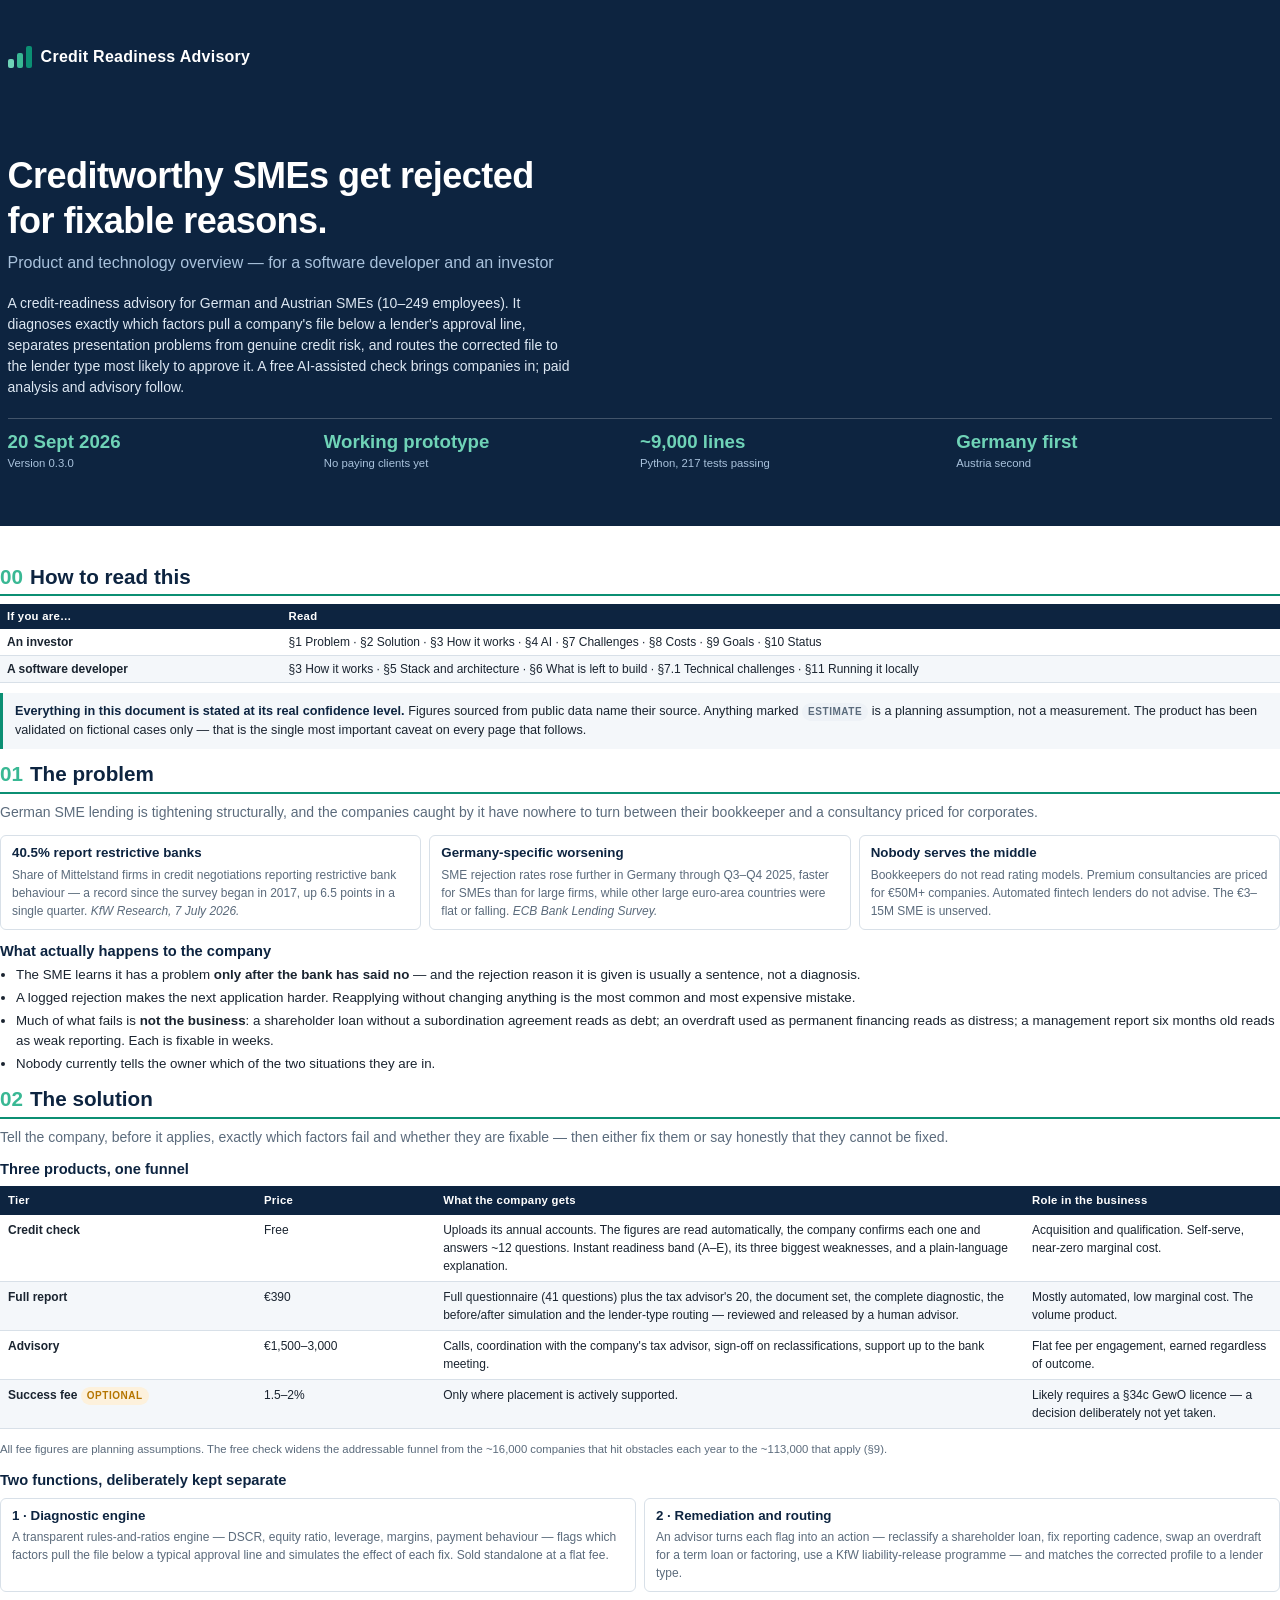
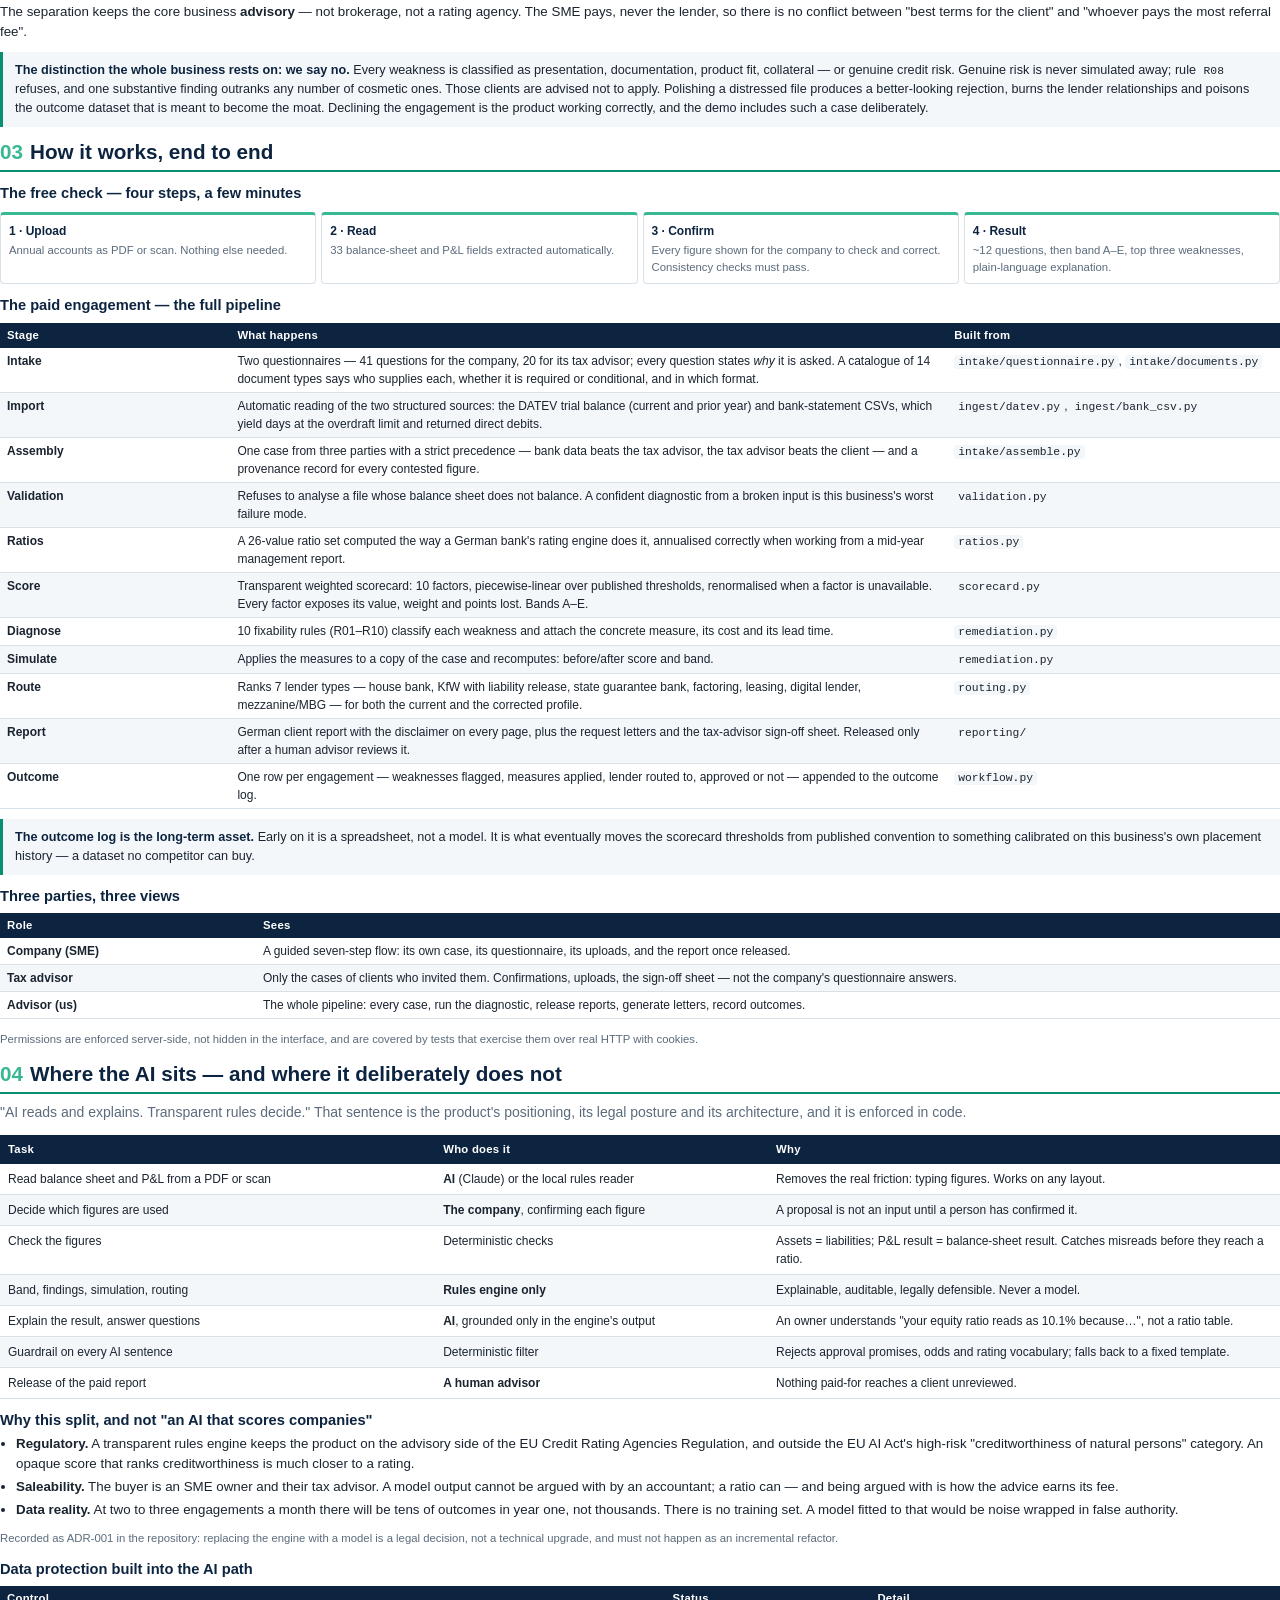
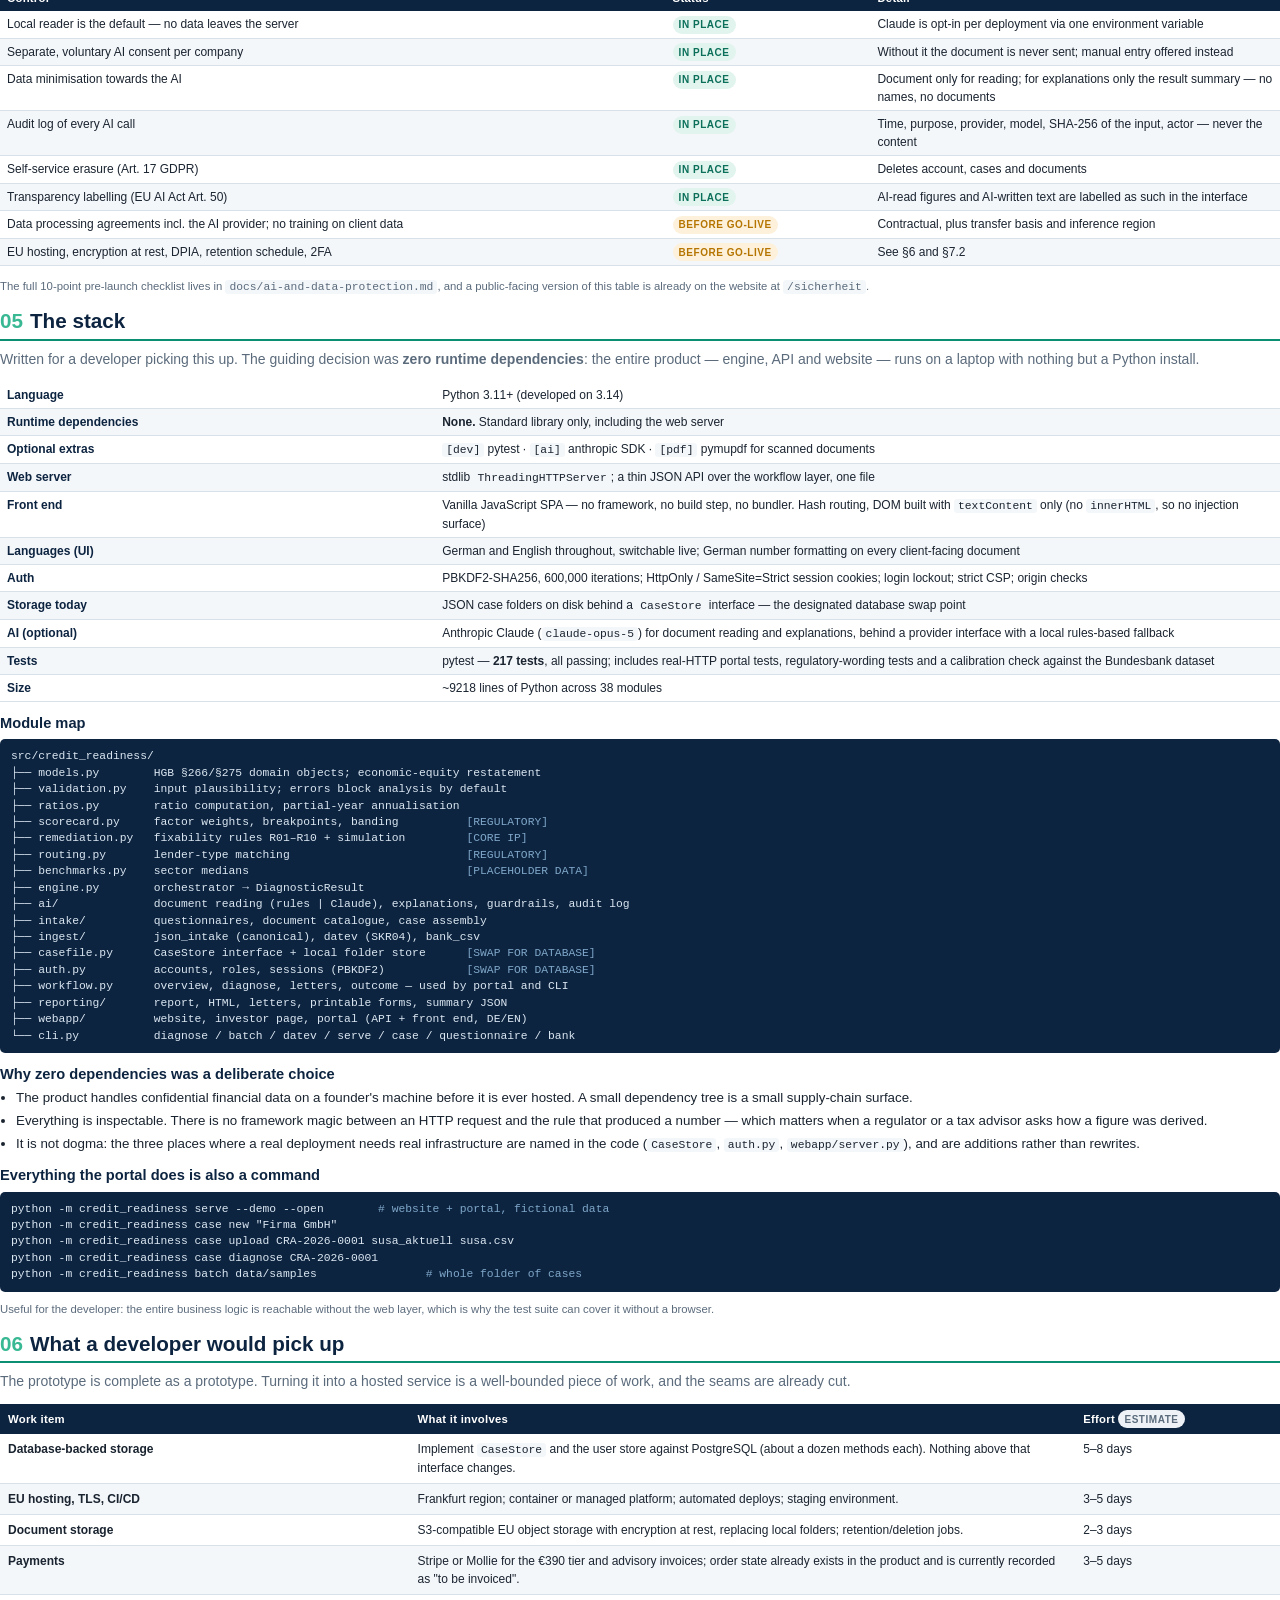
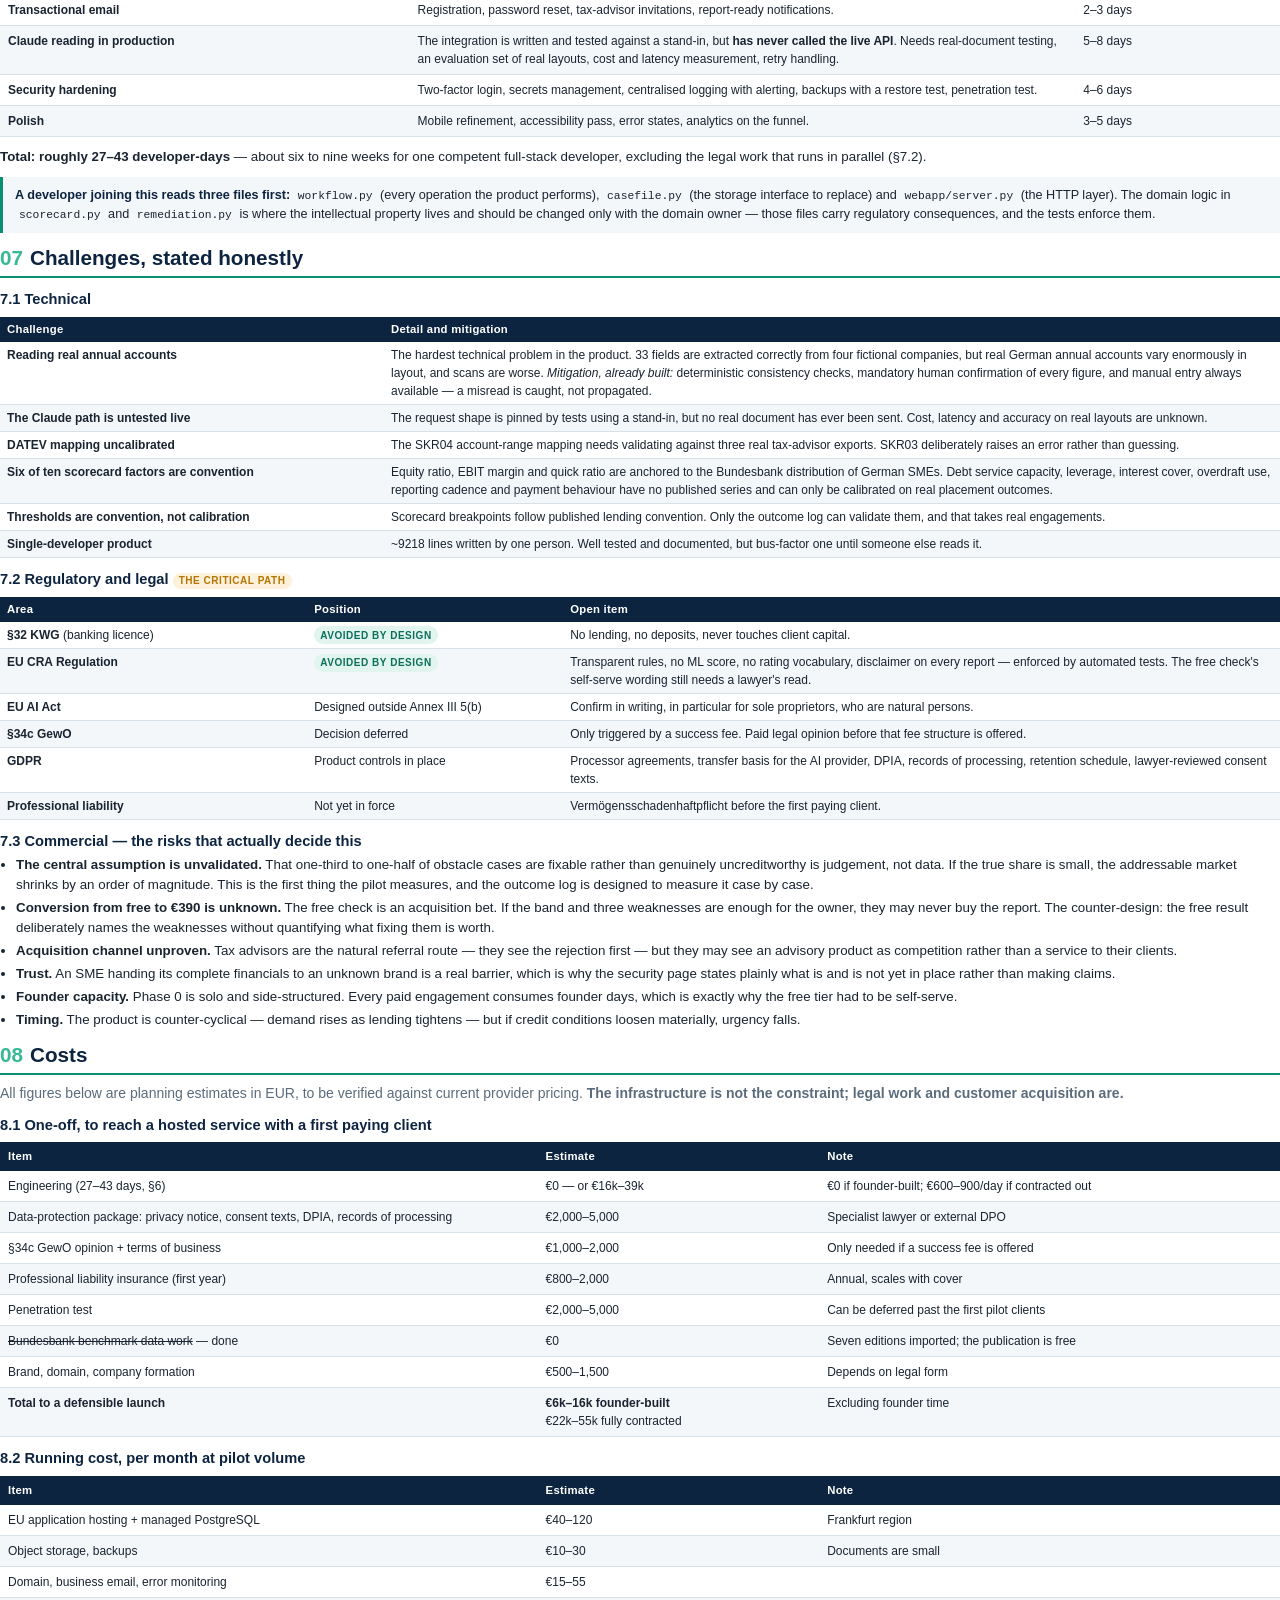
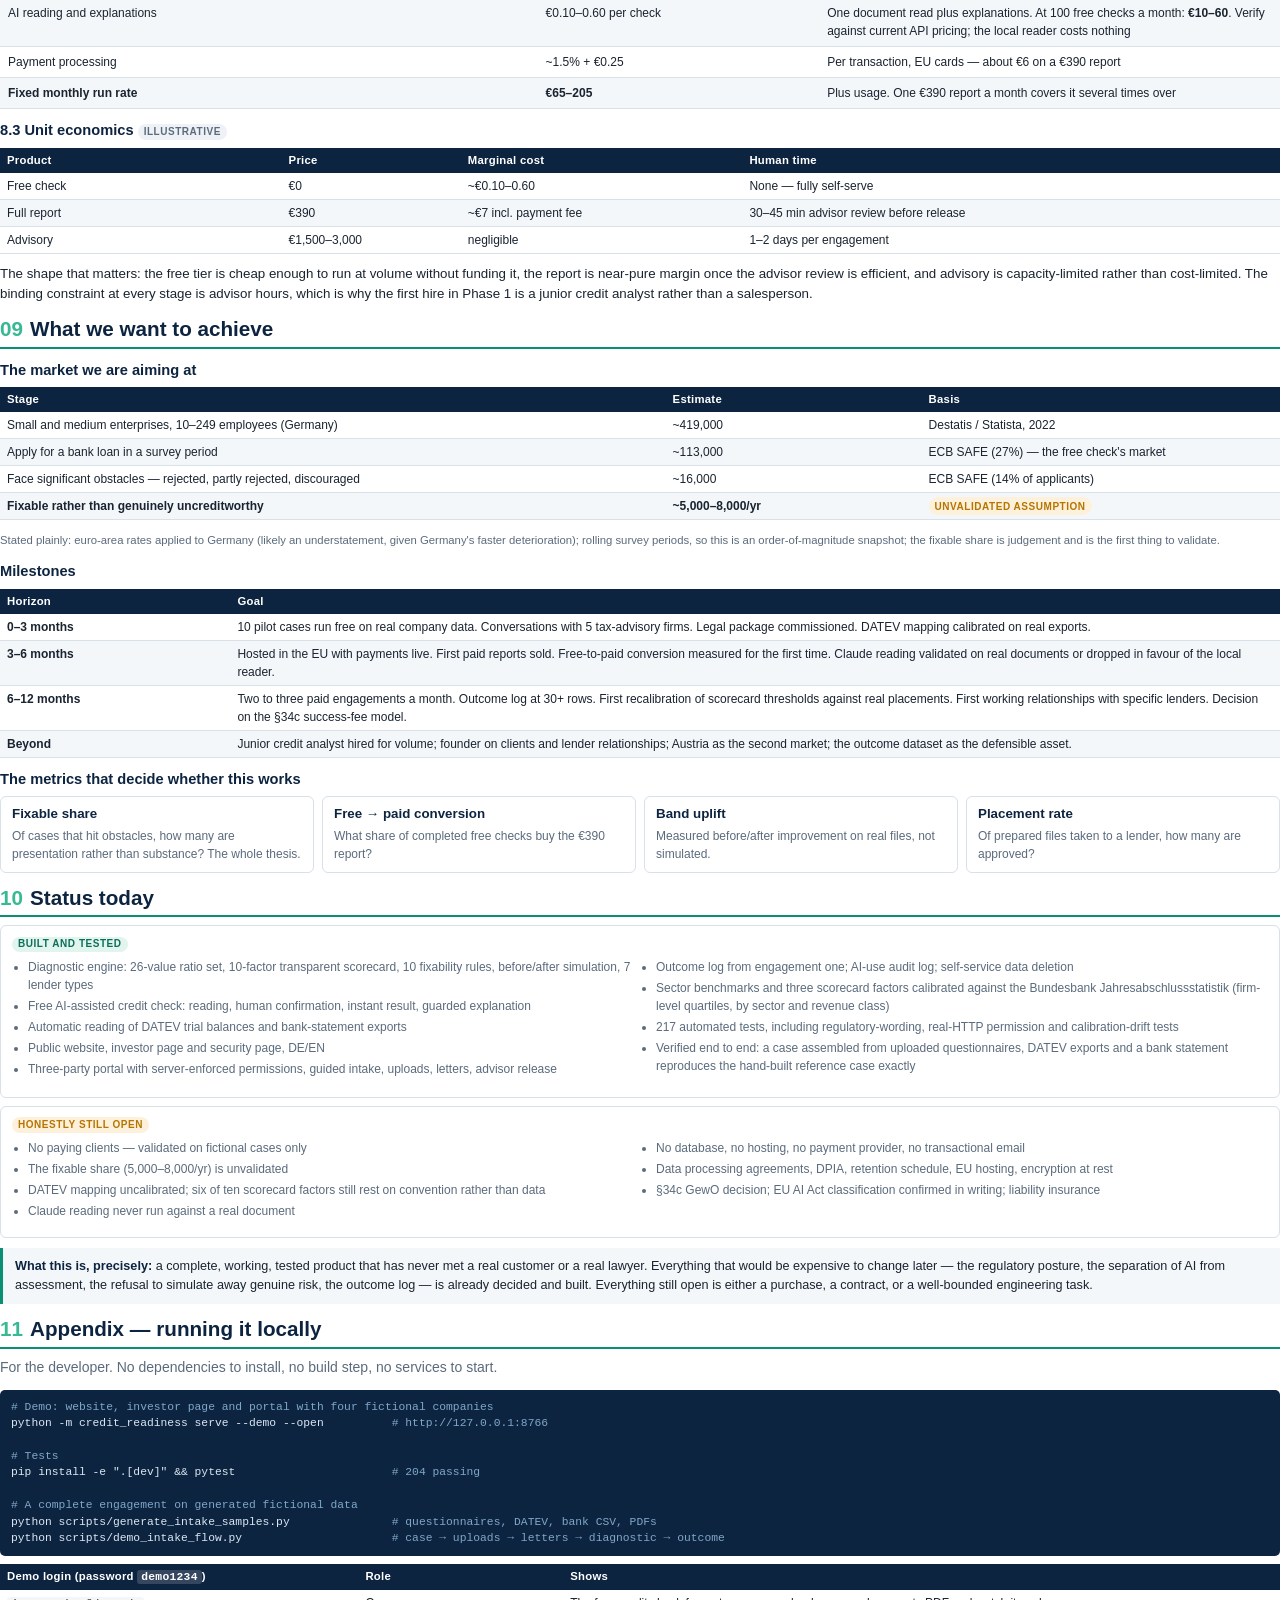
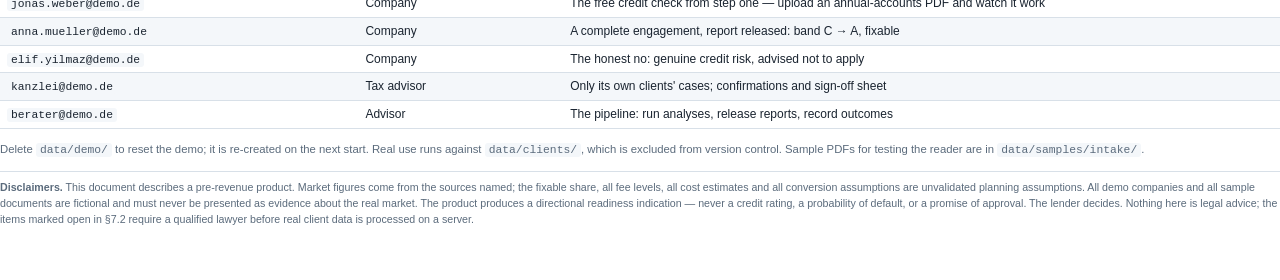
<file: docs/overview/overview.html>
<!doctype html>
<html lang="en">
<head>
<meta charset="utf-8">
<title>Credit Readiness Advisory — Product and Technology Overview</title>
<style>
  :root{
    --navy:#0d2440; --navy-2:#173a63; --green:#0b8f73; --green-l:#39b894;
    --ink:#1a2430; --muted:#5b6b7c; --line:#d8e0e8; --bg-soft:#f4f7fa;
    --amber:#b57500; --red:#a8323a;
  }
  *{box-sizing:border-box}
  html{-webkit-print-color-adjust:exact; print-color-adjust:exact}
  body{
    font-family:"Segoe UI","Helvetica Neue",Arial,sans-serif;
    color:var(--ink); font-size:10pt; line-height:1.5; margin:0;
  }
  h1,h2,h3,h4{margin:0; line-height:1.25; color:var(--navy)}
  p{margin:0 0 8px}
  a{color:var(--green); text-decoration:none}
  small{font-size:8.5pt}
  .muted{color:var(--muted)}
  .sheet{padding:0 0 4mm}

  /* ---------- cover ---------- */
  .cover{
    background:var(--navy); color:#fff; padding:26mm 16mm 14mm;
    margin:-14mm -14mm 10mm; /* bleed into the page margin */
  }
  .cover h1{color:#fff; font-size:27pt; letter-spacing:-.4pt; margin-bottom:8px}
  .cover .sub{color:#a9c2dc; font-size:12pt; margin-bottom:18px}
  .cover .lede{color:#dce7f2; font-size:10.5pt; max-width:150mm; margin-bottom:16px}
  .logo{display:flex; align-items:center; gap:9px; margin-bottom:22mm}
  .logo .bars{display:flex; align-items:flex-end; gap:3px; height:22px}
  .logo .bars i{display:block; width:6px; border-radius:2px}
  .logo .bars i:nth-child(1){height:9px;  background:#6fd3b7}
  .logo .bars i:nth-child(2){height:15px; background:#39b894}
  .logo .bars i:nth-child(3){height:22px; background:#0b8f73}
  .logo span{color:#fff; font-weight:600; font-size:12pt; letter-spacing:.2pt}
  .factbar{display:flex; gap:0; border-top:1px solid rgba(255,255,255,.22); padding-top:12px; margin-top:20px}
  .factbar div{flex:1; padding-right:10px}
  .factbar b{display:block; color:#6fd3b7; font-size:14pt; line-height:1.2}
  .factbar small{color:#a9c2dc}

  /* ---------- structure ---------- */
  .eyebrow{
    display:inline-block; font-size:8pt; font-weight:700; letter-spacing:1.1pt;
    text-transform:uppercase; color:var(--green); margin-bottom:5px;
  }
  h2{font-size:15.5pt; margin-bottom:4px; padding-bottom:5px; border-bottom:2px solid var(--green)}
  h2 .n{color:var(--green-l); font-weight:700; margin-right:7px}
  h3{font-size:11pt; margin:12px 0 5px}
  section{margin-bottom:12px}
  .lead{font-size:10.5pt; color:var(--muted); margin:8px 0 12px}

  /* ---------- tables ---------- */
  table{width:100%; border-collapse:collapse; margin:8px 0 10px; font-size:9pt}
  th{
    text-align:left; background:var(--navy); color:#fff; font-weight:600;
    padding:6px 8px; font-size:8.5pt; letter-spacing:.2pt;
  }
  td{padding:6px 8px; border-bottom:1px solid var(--line); vertical-align:top}
  tbody tr:nth-child(even) td{background:var(--bg-soft)}
  td.num{white-space:nowrap; font-variant-numeric:tabular-nums}
  table.tight td, table.tight th{padding:4px 7px}

  /* ---------- blocks ---------- */
  .cards{display:flex; gap:8px; margin:8px 0 10px}
  .card{
    flex:1; border:1px solid var(--line); border-radius:6px; padding:9px 11px;
    background:#fff; page-break-inside:avoid;
  }
  .card h4{font-size:10pt; margin-bottom:4px}
  .card p{font-size:9pt; margin:0; color:var(--muted)}
  .note{
    border-left:3px solid var(--green); background:var(--bg-soft);
    padding:9px 12px; margin:10px 0; page-break-inside:avoid; font-size:9.5pt;
  }
  .note.warn{border-left-color:var(--amber)}
  .note b{color:var(--navy)}
  .pill{
    display:inline-block; font-size:7.5pt; font-weight:700; letter-spacing:.4pt;
    text-transform:uppercase; padding:1.5px 6px; border-radius:20px; white-space:nowrap;
  }
  .pill.ok{background:#e2f4ee; color:#0b6f5a}
  .pill.open{background:#fdf1dc; color:var(--amber)}
  .pill.est{background:#eef2f7; color:var(--muted)}
  ul{margin:4px 0 8px; padding-left:16px}
  li{margin-bottom:3px}
  .flow{display:flex; gap:5px; margin:10px 0; page-break-inside:avoid}
  .flow div{
    flex:1; border:1px solid var(--line); border-top:3px solid var(--green-l);
    border-radius:4px; padding:7px 8px; font-size:8.5pt; background:#fff;
  }
  .flow b{display:block; color:var(--navy); font-size:9pt; margin-bottom:2px}
  .flow span{color:var(--muted)}
  th code{background:rgba(255,255,255,.16); color:#fff}
  code{font-family:Consolas,"Courier New",monospace; font-size:8.5pt; background:var(--bg-soft); padding:1px 4px; border-radius:3px}
  pre{
    font-family:Consolas,"Courier New",monospace; font-size:8.5pt; background:#0d2440; color:#dbe7f2;
    padding:9px 11px; border-radius:5px; overflow:hidden; margin:7px 0; line-height:1.45;
  }
  pre .c{color:#7fa7c9}
  .kv{font-size:9pt}
  .kv td:first-child{width:34%; font-weight:600; color:var(--navy)}

  .page-break{page-break-before:always}
  h2, h3{page-break-after:avoid}
  .note, .cards, .flow{page-break-inside:avoid}
  /* a long two-column comparison reads better stacked, and may split across pages */
  .cards.stack{display:block; page-break-inside:auto}
  .cards.stack .card{page-break-inside:auto; margin-bottom:8px}
  .cards.stack .card ul{columns:2; column-gap:16px; font-size:9pt; color:var(--muted)}
  tr{page-break-inside:avoid}
  thead{display:table-header-group}
  .footnote{font-size:8pt; color:var(--muted); border-top:1px solid var(--line); padding-top:7px; margin-top:12px}
</style>
</head>
<body>

<!-- =========================== COVER =========================== -->
<div class="cover">
  <div class="logo">
    <span class="bars"><i></i><i></i><i></i></span>
    <span>Credit Readiness Advisory</span>
  </div>
  <h1>Creditworthy SMEs get rejected<br>for fixable reasons.</h1>
  <div class="sub">Product and technology overview — for a software developer and an investor</div>
  <p class="lede">
    A credit-readiness advisory for German and Austrian SMEs (10–249 employees). It diagnoses exactly
    which factors pull a company's file below a lender's approval line, separates presentation problems
    from genuine credit risk, and routes the corrected file to the lender type most likely to approve it.
    A free AI-assisted check brings companies in; paid analysis and advisory follow.
  </p>
  <div class="factbar">
    <div><b>20 Sept 2026</b><small>Version 0.3.0</small></div>
    <div><b>Working prototype</b><small>No paying clients yet</small></div>
    <div><b>~9,000 lines</b><small>Python, 217 tests passing</small></div>
    <div><b>Germany first</b><small>Austria second</small></div>
  </div>
</div>

<section>
  <h2><span class="n">00</span>How to read this</h2>
  <table class="tight">
    <thead><tr><th style="width:22%">If you are…</th><th>Read</th></tr></thead>
    <tbody>
      <tr><td><b>An investor</b></td><td>§1 Problem · §2 Solution · §3 How it works · §4 AI · §7 Challenges · §8 Costs · §9 Goals · §10 Status</td></tr>
      <tr><td><b>A software developer</b></td><td>§3 How it works · §5 Stack and architecture · §6 What is left to build · §7.1 Technical challenges · §11 Running it locally</td></tr>
    </tbody>
  </table>
  <div class="note">
    <b>Everything in this document is stated at its real confidence level.</b> Figures sourced from
    public data name their source. Anything marked <span class="pill est">estimate</span> is a planning
    assumption, not a measurement. The product has been validated on fictional cases only — that is the
    single most important caveat on every page that follows.
  </div>
</section>

<!-- =========================== 1. PROBLEM =========================== -->
<section>
  <h2><span class="n">01</span>The problem</h2>
  <p class="lead">German SME lending is tightening structurally, and the companies caught by it have
    nowhere to turn between their bookkeeper and a consultancy priced for corporates.</p>

  <div class="cards">
    <div class="card">
      <h4>40.5% report restrictive banks</h4>
      <p>Share of Mittelstand firms in credit negotiations reporting restrictive bank behaviour — a record
        since the survey began in 2017, up 6.5 points in a single quarter. <i>KfW Research, 7 July 2026.</i></p>
    </div>
    <div class="card">
      <h4>Germany-specific worsening</h4>
      <p>SME rejection rates rose further in Germany through Q3–Q4 2025, faster for SMEs than for large
        firms, while other large euro-area countries were flat or falling. <i>ECB Bank Lending Survey.</i></p>
    </div>
    <div class="card">
      <h4>Nobody serves the middle</h4>
      <p>Bookkeepers do not read rating models. Premium consultancies are priced for €50M+ companies.
        Automated fintech lenders do not advise. The €3–15M SME is unserved.</p>
    </div>
  </div>

  <h3>What actually happens to the company</h3>
  <ul>
    <li>The SME learns it has a problem <b>only after the bank has said no</b> — and the rejection reason
      it is given is usually a sentence, not a diagnosis.</li>
    <li>A logged rejection makes the next application harder. Reapplying without changing anything is the
      most common and most expensive mistake.</li>
    <li>Much of what fails is <b>not the business</b>: a shareholder loan without a subordination
      agreement reads as debt; an overdraft used as permanent financing reads as distress; a management
      report six months old reads as weak reporting. Each is fixable in weeks.</li>
    <li>Nobody currently tells the owner which of the two situations they are in.</li>
  </ul>
</section>

<!-- =========================== 2. SOLUTION =========================== -->
<section>
  <h2><span class="n">02</span>The solution</h2>
  <p class="lead">Tell the company, before it applies, exactly which factors fail and whether they are
    fixable — then either fix them or say honestly that they cannot be fixed.</p>

  <h3>Three products, one funnel</h3>
  <table>
    <thead><tr><th style="width:20%">Tier</th><th style="width:14%">Price</th><th>What the company gets</th><th style="width:20%">Role in the business</th></tr></thead>
    <tbody>
      <tr>
        <td><b>Credit check</b></td><td class="num">Free</td>
        <td>Uploads its annual accounts. The figures are read automatically, the company confirms each one
          and answers ~12 questions. Instant readiness band (A–E), its three biggest weaknesses, and a
          plain-language explanation.</td>
        <td>Acquisition and qualification. Self-serve, near-zero marginal cost.</td>
      </tr>
      <tr>
        <td><b>Full report</b></td><td class="num">€390</td>
        <td>Full questionnaire (41 questions) plus the tax advisor's 20, the document set, the complete
          diagnostic, the before/after simulation and the lender-type routing — reviewed and released by a
          human advisor.</td>
        <td>Mostly automated, low marginal cost. The volume product.</td>
      </tr>
      <tr>
        <td><b>Advisory</b></td><td class="num">€1,500–3,000</td>
        <td>Calls, coordination with the company's tax advisor, sign-off on reclassifications, support up
          to the bank meeting.</td>
        <td>Flat fee per engagement, earned regardless of outcome.</td>
      </tr>
      <tr>
        <td><b>Success fee</b> <span class="pill open">optional</span></td><td class="num">1.5–2%</td>
        <td>Only where placement is actively supported.</td>
        <td>Likely requires a §34c GewO licence — a decision deliberately not yet taken.</td>
      </tr>
    </tbody>
  </table>
  <p class="muted"><small>All fee figures are planning assumptions. The free check widens the addressable
    funnel from the ~16,000 companies that hit obstacles each year to the ~113,000 that apply (§9).</small></p>

  <h3>Two functions, deliberately kept separate</h3>
  <div class="cards">
    <div class="card">
      <h4>1 · Diagnostic engine</h4>
      <p>A transparent rules-and-ratios engine — DSCR, equity ratio, leverage, margins, payment behaviour —
        flags which factors pull the file below a typical approval line and simulates the effect of each
        fix. Sold standalone at a flat fee.</p>
    </div>
    <div class="card">
      <h4>2 · Remediation and routing</h4>
      <p>An advisor turns each flag into an action — reclassify a shareholder loan, fix reporting cadence,
        swap an overdraft for a term loan or factoring, use a KfW liability-release programme — and matches
        the corrected profile to a lender type.</p>
    </div>
  </div>
  <p>The separation keeps the core business <b>advisory</b> — not brokerage, not a rating agency. The SME
    pays, never the lender, so there is no conflict between "best terms for the client" and "whoever pays
    the most referral fee".</p>

  <div class="note">
    <b>The distinction the whole business rests on: we say no.</b>
    Every weakness is classified as presentation, documentation, product fit, collateral — or genuine
    credit risk. Genuine risk is never simulated away; rule <code>R08</code> refuses, and one substantive
    finding outranks any number of cosmetic ones. Those clients are advised not to apply. Polishing a
    distressed file produces a better-looking rejection, burns the lender relationships and poisons the
    outcome dataset that is meant to become the moat. Declining the engagement is the product working
    correctly, and the demo includes such a case deliberately.
  </div>
</section>

<!-- =========================== 3. HOW IT WORKS =========================== -->
<section>
  <h2><span class="n">03</span>How it works, end to end</h2>

  <h3>The free check — four steps, a few minutes</h3>
  <div class="flow">
    <div><b>1 · Upload</b><span>Annual accounts as PDF or scan. Nothing else needed.</span></div>
    <div><b>2 · Read</b><span>33 balance-sheet and P&amp;L fields extracted automatically.</span></div>
    <div><b>3 · Confirm</b><span>Every figure shown for the company to check and correct. Consistency checks must pass.</span></div>
    <div><b>4 · Result</b><span>~12 questions, then band A–E, top three weaknesses, plain-language explanation.</span></div>
  </div>

  <h3>The paid engagement — the full pipeline</h3>
  <table class="tight">
    <thead><tr><th style="width:18%">Stage</th><th>What happens</th><th style="width:26%">Built from</th></tr></thead>
    <tbody>
      <tr><td><b>Intake</b></td><td>Two questionnaires — 41 questions for the company, 20 for its tax advisor; every question states <i>why</i> it is asked. A catalogue of 14 document types says who supplies each, whether it is required or conditional, and in which format.</td><td><code>intake/questionnaire.py</code>, <code>intake/documents.py</code></td></tr>
      <tr><td><b>Import</b></td><td>Automatic reading of the two structured sources: the DATEV trial balance (current and prior year) and bank-statement CSVs, which yield days at the overdraft limit and returned direct debits.</td><td><code>ingest/datev.py</code>, <code>ingest/bank_csv.py</code></td></tr>
      <tr><td><b>Assembly</b></td><td>One case from three parties with a strict precedence — bank data beats the tax advisor, the tax advisor beats the client — and a provenance record for every contested figure.</td><td><code>intake/assemble.py</code></td></tr>
      <tr><td><b>Validation</b></td><td>Refuses to analyse a file whose balance sheet does not balance. A confident diagnostic from a broken input is this business's worst failure mode.</td><td><code>validation.py</code></td></tr>
      <tr><td><b>Ratios</b></td><td>A 26-value ratio set computed the way a German bank's rating engine does it, annualised correctly when working from a mid-year management report.</td><td><code>ratios.py</code></td></tr>
      <tr><td><b>Score</b></td><td>Transparent weighted scorecard: 10 factors, piecewise-linear over published thresholds, renormalised when a factor is unavailable. Every factor exposes its value, weight and points lost. Bands A–E.</td><td><code>scorecard.py</code></td></tr>
      <tr><td><b>Diagnose</b></td><td>10 fixability rules (R01–R10) classify each weakness and attach the concrete measure, its cost and its lead time.</td><td><code>remediation.py</code></td></tr>
      <tr><td><b>Simulate</b></td><td>Applies the measures to a copy of the case and recomputes: before/after score and band.</td><td><code>remediation.py</code></td></tr>
      <tr><td><b>Route</b></td><td>Ranks 7 lender types — house bank, KfW with liability release, state guarantee bank, factoring, leasing, digital lender, mezzanine/MBG — for both the current and the corrected profile.</td><td><code>routing.py</code></td></tr>
      <tr><td><b>Report</b></td><td>German client report with the disclaimer on every page, plus the request letters and the tax-advisor sign-off sheet. Released only after a human advisor reviews it.</td><td><code>reporting/</code></td></tr>
      <tr><td><b>Outcome</b></td><td>One row per engagement — weaknesses flagged, measures applied, lender routed to, approved or not — appended to the outcome log.</td><td><code>workflow.py</code></td></tr>
    </tbody>
  </table>

  <div class="note">
    <b>The outcome log is the long-term asset.</b> Early on it is a spreadsheet, not a model. It is what
    eventually moves the scorecard thresholds from published convention to something calibrated on this
    business's own placement history — a dataset no competitor can buy.
  </div>

  <h3>Three parties, three views</h3>
  <table class="tight">
    <thead><tr><th style="width:20%">Role</th><th>Sees</th></tr></thead>
    <tbody>
      <tr><td><b>Company (SME)</b></td><td>A guided seven-step flow: its own case, its questionnaire, its uploads, and the report once released.</td></tr>
      <tr><td><b>Tax advisor</b></td><td>Only the cases of clients who invited them. Confirmations, uploads, the sign-off sheet — not the company's questionnaire answers.</td></tr>
      <tr><td><b>Advisor (us)</b></td><td>The whole pipeline: every case, run the diagnostic, release reports, generate letters, record outcomes.</td></tr>
    </tbody>
  </table>
  <p class="muted"><small>Permissions are enforced server-side, not hidden in the interface, and are covered by tests that exercise them over real HTTP with cookies.</small></p>
</section>

<!-- =========================== 4. AI =========================== -->
<section>
  <h2><span class="n">04</span>Where the AI sits — and where it deliberately does not</h2>
  <p class="lead">"AI reads and explains. Transparent rules decide." That sentence is the product's
    positioning, its legal posture and its architecture, and it is enforced in code.</p>

  <table>
    <thead><tr><th style="width:34%">Task</th><th style="width:26%">Who does it</th><th>Why</th></tr></thead>
    <tbody>
      <tr><td>Read balance sheet and P&amp;L from a PDF or scan</td><td><b>AI</b> (Claude) or the local rules reader</td><td>Removes the real friction: typing figures. Works on any layout.</td></tr>
      <tr><td>Decide which figures are used</td><td><b>The company</b>, confirming each figure</td><td>A proposal is not an input until a person has confirmed it.</td></tr>
      <tr><td>Check the figures</td><td>Deterministic checks</td><td>Assets = liabilities; P&amp;L result = balance-sheet result. Catches misreads before they reach a ratio.</td></tr>
      <tr><td>Band, findings, simulation, routing</td><td><b>Rules engine only</b></td><td>Explainable, auditable, legally defensible. Never a model.</td></tr>
      <tr><td>Explain the result, answer questions</td><td><b>AI</b>, grounded only in the engine's output</td><td>An owner understands "your equity ratio reads as 10.1% because…", not a ratio table.</td></tr>
      <tr><td>Guardrail on every AI sentence</td><td>Deterministic filter</td><td>Rejects approval promises, odds and rating vocabulary; falls back to a fixed template.</td></tr>
      <tr><td>Release of the paid report</td><td><b>A human advisor</b></td><td>Nothing paid-for reaches a client unreviewed.</td></tr>
    </tbody>
  </table>

  <h3>Why this split, and not "an AI that scores companies"</h3>
  <ul>
    <li><b>Regulatory.</b> A transparent rules engine keeps the product on the advisory side of the EU
      Credit Rating Agencies Regulation, and outside the EU AI Act's high-risk "creditworthiness of
      natural persons" category. An opaque score that ranks creditworthiness is much closer to a rating.</li>
    <li><b>Saleability.</b> The buyer is an SME owner and their tax advisor. A model output cannot be
      argued with by an accountant; a ratio can — and being argued with is how the advice earns its fee.</li>
    <li><b>Data reality.</b> At two to three engagements a month there will be tens of outcomes in year
      one, not thousands. There is no training set. A model fitted to that would be noise wrapped in
      false authority.</li>
  </ul>
  <p class="muted"><small>Recorded as ADR-001 in the repository: replacing the engine with a model is a
    legal decision, not a technical upgrade, and must not happen as an incremental refactor.</small></p>

  <h3>Data protection built into the AI path</h3>
  <table class="tight">
    <thead><tr><th style="width:52%">Control</th><th style="width:16%">Status</th><th>Detail</th></tr></thead>
    <tbody>
      <tr><td>Local reader is the default — no data leaves the server</td><td><span class="pill ok">in place</span></td><td>Claude is opt-in per deployment via one environment variable</td></tr>
      <tr><td>Separate, voluntary AI consent per company</td><td><span class="pill ok">in place</span></td><td>Without it the document is never sent; manual entry offered instead</td></tr>
      <tr><td>Data minimisation towards the AI</td><td><span class="pill ok">in place</span></td><td>Document only for reading; for explanations only the result summary — no names, no documents</td></tr>
      <tr><td>Audit log of every AI call</td><td><span class="pill ok">in place</span></td><td>Time, purpose, provider, model, SHA-256 of the input, actor — never the content</td></tr>
      <tr><td>Self-service erasure (Art. 17 GDPR)</td><td><span class="pill ok">in place</span></td><td>Deletes account, cases and documents</td></tr>
      <tr><td>Transparency labelling (EU AI Act Art. 50)</td><td><span class="pill ok">in place</span></td><td>AI-read figures and AI-written text are labelled as such in the interface</td></tr>
      <tr><td>Data processing agreements incl. the AI provider; no training on client data</td><td><span class="pill open">before go-live</span></td><td>Contractual, plus transfer basis and inference region</td></tr>
      <tr><td>EU hosting, encryption at rest, DPIA, retention schedule, 2FA</td><td><span class="pill open">before go-live</span></td><td>See §6 and §7.2</td></tr>
    </tbody>
  </table>
  <p class="muted"><small>The full 10-point pre-launch checklist lives in <code>docs/ai-and-data-protection.md</code>, and a public-facing version of this table is already on the website at <code>/sicherheit</code>.</small></p>
</section>

<!-- =========================== 5. STACK =========================== -->
<section>
  <h2><span class="n">05</span>The stack</h2>
  <p class="lead">Written for a developer picking this up. The guiding decision was <b>zero runtime
    dependencies</b>: the entire product — engine, API and website — runs on a laptop with nothing but a
    Python install.</p>

  <table class="kv tight">
    <tbody>
      <tr><td>Language</td><td>Python 3.11+ (developed on 3.14)</td></tr>
      <tr><td>Runtime dependencies</td><td><b>None.</b> Standard library only, including the web server</td></tr>
      <tr><td>Optional extras</td><td><code>[dev]</code> pytest · <code>[ai]</code> anthropic SDK · <code>[pdf]</code> pymupdf for scanned documents</td></tr>
      <tr><td>Web server</td><td>stdlib <code>ThreadingHTTPServer</code>; a thin JSON API over the workflow layer, one file</td></tr>
      <tr><td>Front end</td><td>Vanilla JavaScript SPA — no framework, no build step, no bundler. Hash routing, DOM built with <code>textContent</code> only (no <code>innerHTML</code>, so no injection surface)</td></tr>
      <tr><td>Languages (UI)</td><td>German and English throughout, switchable live; German number formatting on every client-facing document</td></tr>
      <tr><td>Auth</td><td>PBKDF2-SHA256, 600,000 iterations; HttpOnly / SameSite=Strict session cookies; login lockout; strict CSP; origin checks</td></tr>
      <tr><td>Storage today</td><td>JSON case folders on disk behind a <code>CaseStore</code> interface — the designated database swap point</td></tr>
      <tr><td>AI (optional)</td><td>Anthropic Claude (<code>claude-opus-5</code>) for document reading and explanations, behind a provider interface with a local rules-based fallback</td></tr>
      <tr><td>Tests</td><td>pytest — <b>217 tests</b>, all passing; includes real-HTTP portal tests, regulatory-wording tests and a calibration check against the Bundesbank dataset</td></tr>
      <tr><td>Size</td><td>~9218 lines of Python across 38 modules</td></tr>
    </tbody>
  </table>

  <h3>Module map</h3>
<pre>src/credit_readiness/
├── models.py        HGB §266/§275 domain objects; economic-equity restatement
├── validation.py    input plausibility; errors block analysis by default
├── ratios.py        ratio computation, partial-year annualisation
├── scorecard.py     factor weights, breakpoints, banding          <span class="c">[REGULATORY]</span>
├── remediation.py   fixability rules R01–R10 + simulation         <span class="c">[CORE IP]</span>
├── routing.py       lender-type matching                          <span class="c">[REGULATORY]</span>
├── benchmarks.py    sector medians                                <span class="c">[PLACEHOLDER DATA]</span>
├── engine.py        orchestrator → DiagnosticResult
├── ai/              document reading (rules | Claude), explanations, guardrails, audit log
├── intake/          questionnaires, document catalogue, case assembly
├── ingest/          json_intake (canonical), datev (SKR04), bank_csv
├── casefile.py      CaseStore interface + local folder store      <span class="c">[SWAP FOR DATABASE]</span>
├── auth.py          accounts, roles, sessions (PBKDF2)            <span class="c">[SWAP FOR DATABASE]</span>
├── workflow.py      overview, diagnose, letters, outcome — used by portal and CLI
├── reporting/       report, HTML, letters, printable forms, summary JSON
├── webapp/          website, investor page, portal (API + front end, DE/EN)
└── cli.py           diagnose / batch / datev / serve / case / questionnaire / bank</pre>

  <h3>Why zero dependencies was a deliberate choice</h3>
  <ul>
    <li>The product handles confidential financial data on a founder's machine before it is ever hosted.
      A small dependency tree is a small supply-chain surface.</li>
    <li>Everything is inspectable. There is no framework magic between an HTTP request and the rule that
      produced a number — which matters when a regulator or a tax advisor asks how a figure was derived.</li>
    <li>It is not dogma: the three places where a real deployment needs real infrastructure are named in
      the code (<code>CaseStore</code>, <code>auth.py</code>, <code>webapp/server.py</code>), and are
      additions rather than rewrites.</li>
  </ul>

  <h3>Everything the portal does is also a command</h3>
<pre>python -m credit_readiness serve --demo --open        <span class="c"># website + portal, fictional data</span>
python -m credit_readiness case new "Firma GmbH"
python -m credit_readiness case upload CRA-2026-0001 susa_aktuell susa.csv
python -m credit_readiness case diagnose CRA-2026-0001
python -m credit_readiness batch data/samples                <span class="c"># whole folder of cases</span></pre>
  <p class="muted"><small>Useful for the developer: the entire business logic is reachable without the
    web layer, which is why the test suite can cover it without a browser.</small></p>
</section>

<!-- =========================== 6. TO BUILD =========================== -->
<section>
  <h2><span class="n">06</span>What a developer would pick up</h2>
  <p class="lead">The prototype is complete as a prototype. Turning it into a hosted service is a
    well-bounded piece of work, and the seams are already cut.</p>

  <table>
    <thead><tr><th style="width:32%">Work item</th><th>What it involves</th><th style="width:16%">Effort <span class="pill est">estimate</span></th></tr></thead>
    <tbody>
      <tr><td><b>Database-backed storage</b></td><td>Implement <code>CaseStore</code> and the user store against PostgreSQL (about a dozen methods each). Nothing above that interface changes.</td><td class="num">5–8 days</td></tr>
      <tr><td><b>EU hosting, TLS, CI/CD</b></td><td>Frankfurt region; container or managed platform; automated deploys; staging environment.</td><td class="num">3–5 days</td></tr>
      <tr><td><b>Document storage</b></td><td>S3-compatible EU object storage with encryption at rest, replacing local folders; retention/deletion jobs.</td><td class="num">2–3 days</td></tr>
      <tr><td><b>Payments</b></td><td>Stripe or Mollie for the €390 tier and advisory invoices; order state already exists in the product and is currently recorded as "to be invoiced".</td><td class="num">3–5 days</td></tr>
      <tr><td><b>Transactional email</b></td><td>Registration, password reset, tax-advisor invitations, report-ready notifications.</td><td class="num">2–3 days</td></tr>
      <tr><td><b>Claude reading in production</b></td><td>The integration is written and tested against a stand-in, but <b>has never called the live API</b>. Needs real-document testing, an evaluation set of real layouts, cost and latency measurement, retry handling.</td><td class="num">5–8 days</td></tr>
      <tr><td><b>Security hardening</b></td><td>Two-factor login, secrets management, centralised logging with alerting, backups with a restore test, penetration test.</td><td class="num">4–6 days</td></tr>
      <tr><td><b>Polish</b></td><td>Mobile refinement, accessibility pass, error states, analytics on the funnel.</td><td class="num">3–5 days</td></tr>
    </tbody>
  </table>
  <p><b>Total: roughly 27–43 developer-days</b> — about six to nine weeks for one competent full-stack
    developer, excluding the legal work that runs in parallel (§7.2).</p>

  <div class="note">
    <b>A developer joining this reads three files first:</b> <code>workflow.py</code> (every operation the
    product performs), <code>casefile.py</code> (the storage interface to replace) and
    <code>webapp/server.py</code> (the HTTP layer). The domain logic in <code>scorecard.py</code> and
    <code>remediation.py</code> is where the intellectual property lives and should be changed only with
    the domain owner — those files carry regulatory consequences, and the tests enforce them.
  </div>
</section>

<!-- =========================== 7. CHALLENGES =========================== -->
<section>
  <h2><span class="n">07</span>Challenges, stated honestly</h2>

  <h3>7.1 Technical</h3>
  <table class="tight">
    <thead><tr><th style="width:30%">Challenge</th><th>Detail and mitigation</th></tr></thead>
    <tbody>
      <tr><td><b>Reading real annual accounts</b></td><td>The hardest technical problem in the product. 33 fields are extracted correctly from four fictional companies, but real German annual accounts vary enormously in layout, and scans are worse. <i>Mitigation, already built:</i> deterministic consistency checks, mandatory human confirmation of every figure, and manual entry always available — a misread is caught, not propagated.</td></tr>
      <tr><td><b>The Claude path is untested live</b></td><td>The request shape is pinned by tests using a stand-in, but no real document has ever been sent. Cost, latency and accuracy on real layouts are unknown.</td></tr>
      <tr><td><b>DATEV mapping uncalibrated</b></td><td>The SKR04 account-range mapping needs validating against three real tax-advisor exports. SKR03 deliberately raises an error rather than guessing.</td></tr>
      <tr><td><b>Six of ten scorecard factors are convention</b></td><td>Equity ratio, EBIT margin and quick ratio are anchored to the Bundesbank distribution of German SMEs. Debt service capacity, leverage, interest cover, overdraft use, reporting cadence and payment behaviour have no published series and can only be calibrated on real placement outcomes.</td></tr>
      <tr><td><b>Thresholds are convention, not calibration</b></td><td>Scorecard breakpoints follow published lending convention. Only the outcome log can validate them, and that takes real engagements.</td></tr>
      <tr><td><b>Single-developer product</b></td><td>~9218 lines written by one person. Well tested and documented, but bus-factor one until someone else reads it.</td></tr>
    </tbody>
  </table>

  <h3>7.2 Regulatory and legal <span class="pill open">the critical path</span></h3>
  <table class="tight">
    <thead><tr><th style="width:24%">Area</th><th style="width:20%">Position</th><th>Open item</th></tr></thead>
    <tbody>
      <tr><td><b>§32 KWG</b> (banking licence)</td><td><span class="pill ok">avoided by design</span></td><td>No lending, no deposits, never touches client capital.</td></tr>
      <tr><td><b>EU CRA Regulation</b></td><td><span class="pill ok">avoided by design</span></td><td>Transparent rules, no ML score, no rating vocabulary, disclaimer on every report — enforced by automated tests. The free check's self-serve wording still needs a lawyer's read.</td></tr>
      <tr><td><b>EU AI Act</b></td><td>Designed outside Annex III 5(b)</td><td>Confirm in writing, in particular for sole proprietors, who are natural persons.</td></tr>
      <tr><td><b>§34c GewO</b></td><td>Decision deferred</td><td>Only triggered by a success fee. Paid legal opinion before that fee structure is offered.</td></tr>
      <tr><td><b>GDPR</b></td><td>Product controls in place</td><td>Processor agreements, transfer basis for the AI provider, DPIA, records of processing, retention schedule, lawyer-reviewed consent texts.</td></tr>
      <tr><td><b>Professional liability</b></td><td>Not yet in force</td><td>Vermögensschadenhaftpflicht before the first paying client.</td></tr>
    </tbody>
  </table>

  <h3>7.3 Commercial — the risks that actually decide this</h3>
  <ul>
    <li><b>The central assumption is unvalidated.</b> That one-third to one-half of obstacle cases are
      fixable rather than genuinely uncreditworthy is judgement, not data. If the true share is small,
      the addressable market shrinks by an order of magnitude. This is the first thing the pilot measures,
      and the outcome log is designed to measure it case by case.</li>
    <li><b>Conversion from free to €390 is unknown.</b> The free check is an acquisition bet. If the band
      and three weaknesses are enough for the owner, they may never buy the report. The counter-design:
      the free result deliberately names the weaknesses without quantifying what fixing them is worth.</li>
    <li><b>Acquisition channel unproven.</b> Tax advisors are the natural referral route — they see the
      rejection first — but they may see an advisory product as competition rather than a service to
      their clients.</li>
    <li><b>Trust.</b> An SME handing its complete financials to an unknown brand is a real barrier, which
      is why the security page states plainly what is and is not yet in place rather than making claims.</li>
    <li><b>Founder capacity.</b> Phase 0 is solo and side-structured. Every paid engagement consumes
      founder days, which is exactly why the free tier had to be self-serve.</li>
    <li><b>Timing.</b> The product is counter-cyclical — demand rises as lending tightens — but if credit
      conditions loosen materially, urgency falls.</li>
  </ul>
</section>

<!-- =========================== 8. COSTS =========================== -->
<section>
  <h2><span class="n">08</span>Costs</h2>
  <p class="lead">All figures below are planning estimates in EUR, to be verified against current provider
    pricing. <b>The infrastructure is not the constraint; legal work and customer acquisition are.</b></p>

  <h3>8.1 One-off, to reach a hosted service with a first paying client</h3>
  <table>
    <thead><tr><th style="width:42%">Item</th><th style="width:22%">Estimate</th><th>Note</th></tr></thead>
    <tbody>
      <tr><td>Engineering (27–43 days, §6)</td><td class="num">€0 — or €16k–39k</td><td>€0 if founder-built; €600–900/day if contracted out</td></tr>
      <tr><td>Data-protection package: privacy notice, consent texts, DPIA, records of processing</td><td class="num">€2,000–5,000</td><td>Specialist lawyer or external DPO</td></tr>
      <tr><td>§34c GewO opinion + terms of business</td><td class="num">€1,000–2,000</td><td>Only needed if a success fee is offered</td></tr>
      <tr><td>Professional liability insurance (first year)</td><td class="num">€800–2,000</td><td>Annual, scales with cover</td></tr>
      <tr><td>Penetration test</td><td class="num">€2,000–5,000</td><td>Can be deferred past the first pilot clients</td></tr>
      <tr><td><s>Bundesbank benchmark data work</s> — done</td><td class="num">€0</td><td>Seven editions imported; the publication is free</td></tr>
      <tr><td>Brand, domain, company formation</td><td class="num">€500–1,500</td><td>Depends on legal form</td></tr>
      <tr><td><b>Total to a defensible launch</b></td><td class="num"><b>€6k–16k founder-built</b><br>€22k–55k fully contracted</td><td>Excluding founder time</td></tr>
    </tbody>
  </table>

  <h3>8.2 Running cost, per month at pilot volume</h3>
  <table>
    <thead><tr><th style="width:42%">Item</th><th style="width:22%">Estimate</th><th>Note</th></tr></thead>
    <tbody>
      <tr><td>EU application hosting + managed PostgreSQL</td><td class="num">€40–120</td><td>Frankfurt region</td></tr>
      <tr><td>Object storage, backups</td><td class="num">€10–30</td><td>Documents are small</td></tr>
      <tr><td>Domain, business email, error monitoring</td><td class="num">€15–55</td><td></td></tr>
      <tr><td>AI reading and explanations</td><td class="num">€0.10–0.60 per check</td><td>One document read plus explanations. At 100 free checks a month: <b>€10–60</b>. Verify against current API pricing; the local reader costs nothing</td></tr>
      <tr><td>Payment processing</td><td class="num">~1.5% + €0.25</td><td>Per transaction, EU cards — about €6 on a €390 report</td></tr>
      <tr><td><b>Fixed monthly run rate</b></td><td class="num"><b>€65–205</b></td><td>Plus usage. One €390 report a month covers it several times over</td></tr>
    </tbody>
  </table>

  <h3>8.3 Unit economics <span class="pill est">illustrative</span></h3>
  <table class="tight">
    <thead><tr><th style="width:22%">Product</th><th style="width:14%">Price</th><th style="width:22%">Marginal cost</th><th>Human time</th></tr></thead>
    <tbody>
      <tr><td>Free check</td><td class="num">€0</td><td class="num">~€0.10–0.60</td><td>None — fully self-serve</td></tr>
      <tr><td>Full report</td><td class="num">€390</td><td class="num">~€7 incl. payment fee</td><td>30–45 min advisor review before release</td></tr>
      <tr><td>Advisory</td><td class="num">€1,500–3,000</td><td class="num">negligible</td><td>1–2 days per engagement</td></tr>
    </tbody>
  </table>
  <p>The shape that matters: the free tier is cheap enough to run at volume without funding it, the report
    is near-pure margin once the advisor review is efficient, and advisory is capacity-limited rather than
    cost-limited. The binding constraint at every stage is advisor hours, which is why the first hire in
    Phase 1 is a junior credit analyst rather than a salesperson.</p>
</section>

<!-- =========================== 9. GOALS =========================== -->
<section>
  <h2><span class="n">09</span>What we want to achieve</h2>

  <h3>The market we are aiming at</h3>
  <table class="tight">
    <thead><tr><th>Stage</th><th style="width:20%">Estimate</th><th style="width:28%">Basis</th></tr></thead>
    <tbody>
      <tr><td>Small and medium enterprises, 10–249 employees (Germany)</td><td class="num">~419,000</td><td>Destatis / Statista, 2022</td></tr>
      <tr><td>Apply for a bank loan in a survey period</td><td class="num">~113,000</td><td>ECB SAFE (27%) — the free check's market</td></tr>
      <tr><td>Face significant obstacles — rejected, partly rejected, discouraged</td><td class="num">~16,000</td><td>ECB SAFE (14% of applicants)</td></tr>
      <tr><td><b>Fixable rather than genuinely uncreditworthy</b></td><td class="num"><b>~5,000–8,000/yr</b></td><td><span class="pill open">unvalidated assumption</span></td></tr>
    </tbody>
  </table>
  <p class="muted"><small>Stated plainly: euro-area rates applied to Germany (likely an understatement,
    given Germany's faster deterioration); rolling survey periods, so this is an order-of-magnitude
    snapshot; the fixable share is judgement and is the first thing to validate.</small></p>

  <h3>Milestones</h3>
  <table class="tight">
    <thead><tr><th style="width:18%">Horizon</th><th>Goal</th></tr></thead>
    <tbody>
      <tr><td><b>0–3 months</b></td><td>10 pilot cases run free on real company data. Conversations with 5 tax-advisory firms. Legal package commissioned. DATEV mapping calibrated on real exports.</td></tr>
      <tr><td><b>3–6 months</b></td><td>Hosted in the EU with payments live. First paid reports sold. Free-to-paid conversion measured for the first time. Claude reading validated on real documents or dropped in favour of the local reader.</td></tr>
      <tr><td><b>6–12 months</b></td><td>Two to three paid engagements a month. Outcome log at 30+ rows. First recalibration of scorecard thresholds against real placements. First working relationships with specific lenders. Decision on the §34c success-fee model.</td></tr>
      <tr><td><b>Beyond</b></td><td>Junior credit analyst hired for volume; founder on clients and lender relationships; Austria as the second market; the outcome dataset as the defensible asset.</td></tr>
    </tbody>
  </table>

  <h3>The metrics that decide whether this works</h3>
  <div class="cards">
    <div class="card"><h4>Fixable share</h4><p>Of cases that hit obstacles, how many are presentation rather than substance? The whole thesis.</p></div>
    <div class="card"><h4>Free → paid conversion</h4><p>What share of completed free checks buy the €390 report?</p></div>
    <div class="card"><h4>Band uplift</h4><p>Measured before/after improvement on real files, not simulated.</p></div>
    <div class="card"><h4>Placement rate</h4><p>Of prepared files taken to a lender, how many are approved?</p></div>
  </div>
</section>

<!-- =========================== 10. STATUS =========================== -->
<section>
  <h2><span class="n">10</span>Status today</h2>
  <div class="cards stack">
    <div class="card">
      <h4><span class="pill ok">Built and tested</span></h4>
      <ul style="margin-top:6px">
        <li>Diagnostic engine: 26-value ratio set, 10-factor transparent scorecard, 10 fixability rules, before/after simulation, 7 lender types</li>
        <li>Free AI-assisted credit check: reading, human confirmation, instant result, guarded explanation</li>
        <li>Automatic reading of DATEV trial balances and bank-statement exports</li>
        <li>Public website, investor page and security page, DE/EN</li>
        <li>Three-party portal with server-enforced permissions, guided intake, uploads, letters, advisor release</li>
        <li>Outcome log from engagement one; AI-use audit log; self-service data deletion</li>
        <li>Sector benchmarks and three scorecard factors calibrated against the Bundesbank Jahresabschlussstatistik (firm-level quartiles, by sector and revenue class)</li>
        <li>217 automated tests, including regulatory-wording, real-HTTP permission and calibration-drift tests</li>
        <li>Verified end to end: a case assembled from uploaded questionnaires, DATEV exports and a bank statement reproduces the hand-built reference case exactly</li>
      </ul>
    </div>
    <div class="card">
      <h4><span class="pill open">Honestly still open</span></h4>
      <ul style="margin-top:6px">
        <li>No paying clients — validated on fictional cases only</li>
        <li>The fixable share (5,000–8,000/yr) is unvalidated</li>
        <li>DATEV mapping uncalibrated; six of ten scorecard factors still rest on convention rather than data</li>
        <li>Claude reading never run against a real document</li>
        <li>No database, no hosting, no payment provider, no transactional email</li>
        <li>Data processing agreements, DPIA, retention schedule, EU hosting, encryption at rest</li>
        <li>§34c GewO decision; EU AI Act classification confirmed in writing; liability insurance</li>
      </ul>
    </div>
  </div>
  <div class="note">
    <b>What this is, precisely:</b> a complete, working, tested product that has never met a real customer
    or a real lawyer. Everything that would be expensive to change later — the regulatory posture, the
    separation of AI from assessment, the refusal to simulate away genuine risk, the outcome log — is
    already decided and built. Everything still open is either a purchase, a contract, or a well-bounded
    engineering task.
  </div>
</section>

<!-- =========================== 11. RUNNING IT =========================== -->
<section>
  <h2><span class="n">11</span>Appendix — running it locally</h2>
  <p class="lead">For the developer. No dependencies to install, no build step, no services to start.</p>
<pre><span class="c"># Demo: website, investor page and portal with four fictional companies</span>
python -m credit_readiness serve --demo --open          <span class="c"># http://127.0.0.1:8766</span>

<span class="c"># Tests</span>
pip install -e ".[dev]" &amp;&amp; pytest                       <span class="c"># 204 passing</span>

<span class="c"># A complete engagement on generated fictional data</span>
python scripts/generate_intake_samples.py               <span class="c"># questionnaires, DATEV, bank CSV, PDFs</span>
python scripts/demo_intake_flow.py                      <span class="c"># case → uploads → letters → diagnostic → outcome</span></pre>

  <table class="tight">
    <thead><tr><th style="width:28%">Demo login (password <code>demo1234</code>)</th><th style="width:16%">Role</th><th>Shows</th></tr></thead>
    <tbody>
      <tr><td><code>jonas.weber@demo.de</code></td><td>Company</td><td>The free credit check from step one — upload an annual-accounts PDF and watch it work</td></tr>
      <tr><td><code>anna.mueller@demo.de</code></td><td>Company</td><td>A complete engagement, report released: band C → A, fixable</td></tr>
      <tr><td><code>elif.yilmaz@demo.de</code></td><td>Company</td><td>The honest no: genuine credit risk, advised not to apply</td></tr>
      <tr><td><code>kanzlei@demo.de</code></td><td>Tax advisor</td><td>Only its own clients' cases; confirmations and sign-off sheet</td></tr>
      <tr><td><code>berater@demo.de</code></td><td>Advisor</td><td>The pipeline: run analyses, release reports, record outcomes</td></tr>
    </tbody>
  </table>
  <p class="muted"><small>Delete <code>data/demo/</code> to reset the demo; it is re-created on the next
    start. Real use runs against <code>data/clients/</code>, which is excluded from version control.
    Sample PDFs for testing the reader are in <code>data/samples/intake/</code>.</small></p>

  <div class="footnote">
    <b>Disclaimers.</b> This document describes a pre-revenue product. Market figures come from the sources
    named; the fixable share, all fee levels, all cost estimates and all conversion assumptions are
    unvalidated planning assumptions. All demo companies and all sample documents are fictional and must
    never be presented as evidence about the real market. The product produces a directional readiness
    indication — never a credit rating, a probability of default, or a promise of approval. The lender
    decides. Nothing here is legal advice; the items marked open in §7.2 require a qualified lawyer before
    real client data is processed on a server.
  </div>
</section>

</body>
</html>
</file>
